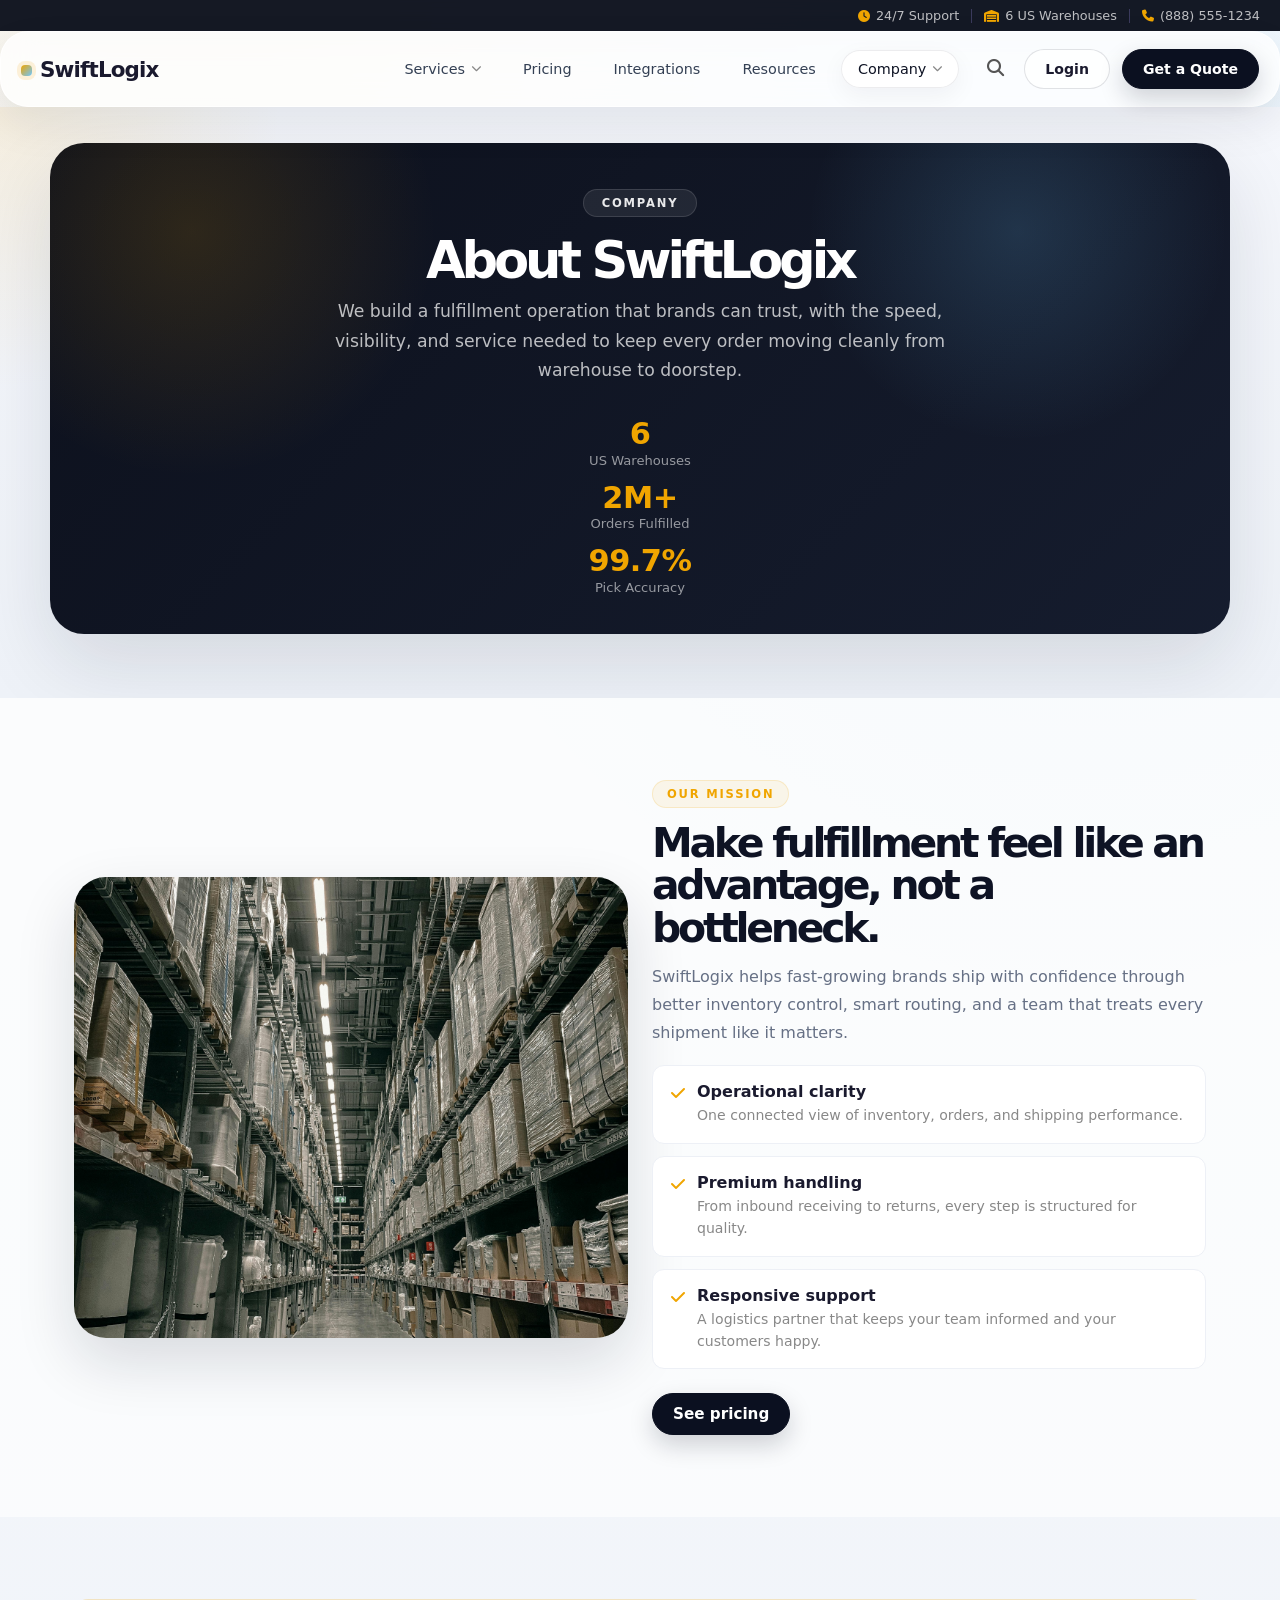
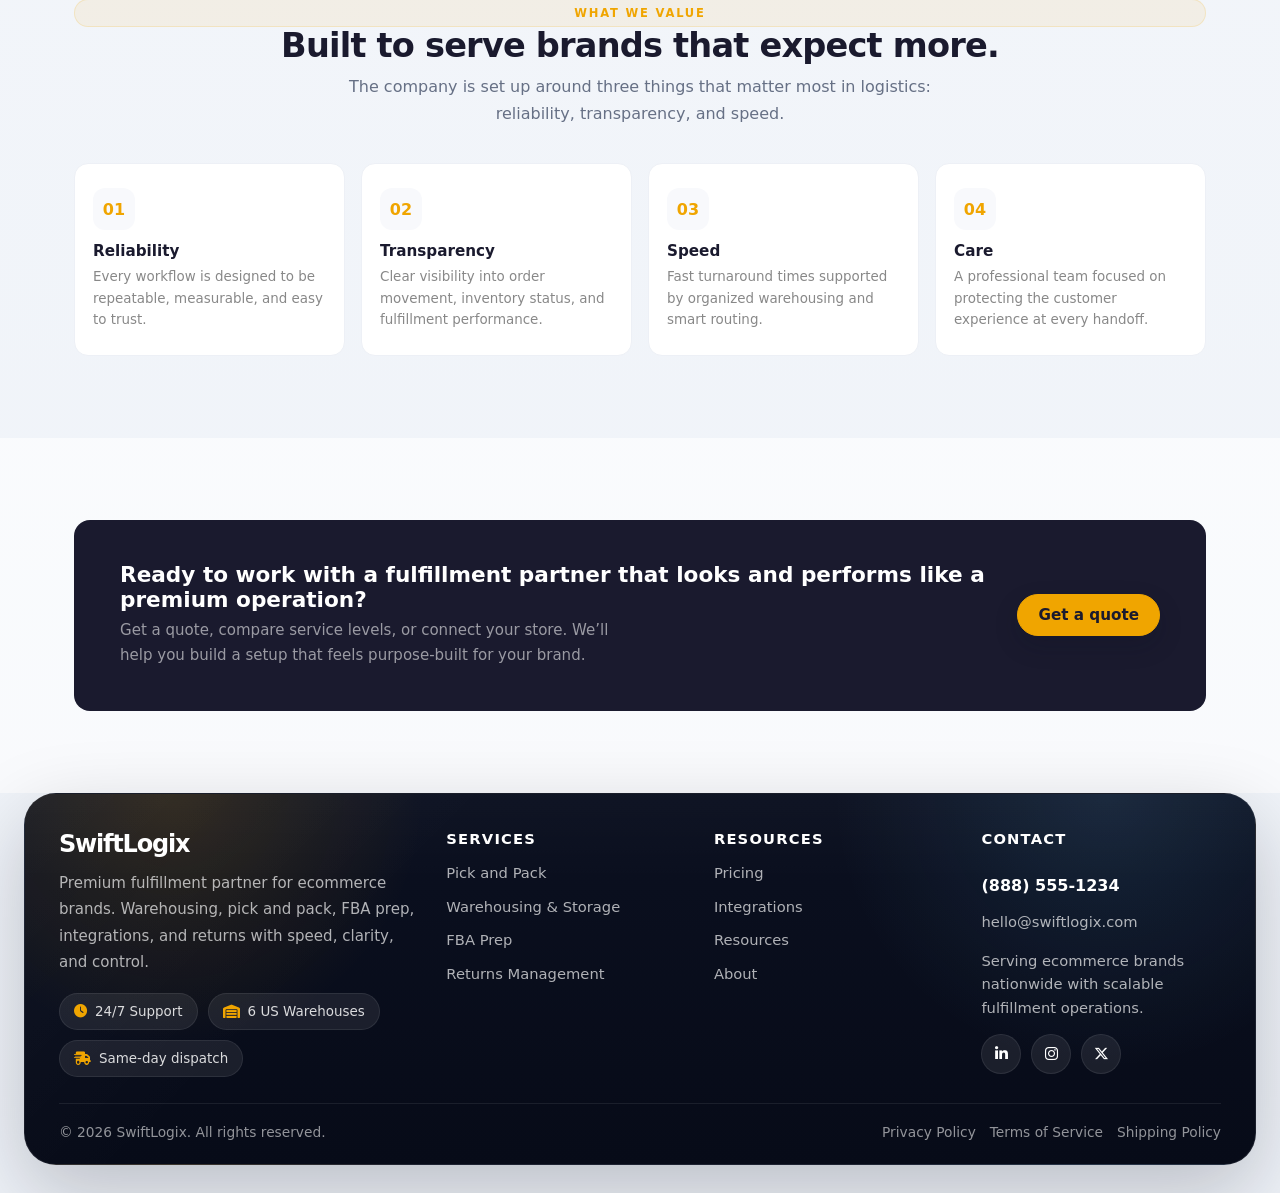
<file: services/about.html>
<!DOCTYPE html>
<html lang="en">
<head>
  <meta charset="UTF-8">
  <meta name="viewport" content="width=device-width, initial-scale=1.0">
  <title>About SwiftLogix</title>
  <link rel="stylesheet" href="../style.css">
  <link rel="stylesheet" href="https://cdnjs.cloudflare.com/ajax/libs/font-awesome/6.5.0/css/all.min.css">
  <style>
    .page-hero {
      background: linear-gradient(135deg, rgba(26,26,46,0.93) 0%, rgba(45,45,74,0.88) 100%);
      padding: 84px 0 66px;
      text-align: center;
      position: relative;
      overflow: hidden;
    }
    .hero-bg-img { position: absolute; inset: 0; width: 100%; height: 100%; object-fit: cover; z-index: -1; }
    .page-hero .page-badge {
      display: inline-block; background: rgba(240,165,0,0.12); color: #f0a500;
      font-size: 0.72rem; font-weight: 700; letter-spacing: 1.8px; text-transform: uppercase;
      padding: 6px 18px; border-radius: 100px; border: 1px solid rgba(240,165,0,0.2); margin-bottom: 18px;
    }
    .page-hero h1 { font-size: 2.9rem; font-weight: 800; color: #fff; margin-bottom: 12px; letter-spacing: -1px; }
    .page-hero p { font-size: 1.08rem; color: rgba(255,255,255,0.62); max-width: 680px; margin: 0 auto; line-height: 1.7; }
    .hero-stats { display: flex; justify-content: center; gap: 44px; margin-top: 34px; flex-wrap: wrap; }
    .hero-stats .stat { text-align: center; }
    .hero-stats .stat-num { font-size: 1.9rem; font-weight: 800; color: #f0a500; display: block; }
    .hero-stats .stat-label { font-size: 0.82rem; color: rgba(255,255,255,0.56); }
    .page-section { padding: 80px 0; }
    .page-section:nth-child(even) { background: #f6f8fc; }
    .page-inner { max-width: 1100px; margin: 0 auto; padding: 0 24px; }
    .nav-link.active { background: #f0f4ff; color: #1a1a2e; }
    .section-title { font-size: 2rem; font-weight: 800; color: #1a1a2e; text-align: center; letter-spacing: -0.8px; margin-bottom: 10px; }
    .section-sub { font-size: 1rem; color: #888; text-align: center; max-width: 620px; margin: 0 auto 36px; line-height: 1.7; }
    .company-grid { display: grid; grid-template-columns: repeat(3, 1fr); gap: 20px; }
    .company-card {
      background: #fff; border: 1px solid #edf0f6; border-radius: 14px; padding: 26px 22px;
      transition: border-color 0.3s ease-out, transform 0.3s ease-out, box-shadow 0.3s ease-out;
    }
    .company-card:hover { border-color: #f0a500; transform: translateY(-3px); box-shadow: 0 8px 28px rgba(240,165,0,0.06); }
    .company-card i { font-size: 1.5rem; color: #f0a500; margin-bottom: 12px; }
    .company-card h4 { font-size: 1rem; font-weight: 700; color: #1a1a2e; margin-bottom: 8px; }
    .company-card p { font-size: 0.88rem; color: #888; line-height: 1.6; }
    .split-layout {
      display: grid;
      grid-template-columns: 1.05fr 0.95fr;
      gap: 28px;
      align-items: center;
    }
    .split-visual img {
      width: 100%;
      border-radius: 24px;
      box-shadow: 0 18px 42px rgba(8, 17, 31, 0.14);
      object-fit: cover;
      aspect-ratio: 1.2 / 1;
      display: block;
    }
    .split-copy h2,
    .value-head h2 { font-size: 2.1rem; font-weight: 800; color: #1a1a2e; letter-spacing: -0.8px; line-height: 1.12; margin-bottom: 14px; }
    .split-copy p { font-size: 1rem; color: #6f7788; line-height: 1.75; margin-bottom: 18px; }
    .about-list { display: grid; gap: 12px; margin: 18px 0 24px; }
    .about-item {
      display: flex; gap: 12px; align-items: flex-start;
      background: #fff; border: 1px solid #edf0f6; border-radius: 12px; padding: 16px 18px;
    }
    .about-item i { color: #f0a500; font-size: 1rem; margin-top: 3px; }
    .about-item strong { display: block; color: #1a1a2e; margin-bottom: 4px; }
    .about-item span { color: #888; font-size: 0.88rem; line-height: 1.55; }
    .value-grid { display: grid; grid-template-columns: repeat(4, 1fr); gap: 16px; }
    .value-card {
      background: #fff; border: 1px solid #edf0f6; border-radius: 14px; padding: 24px 18px;
      transition: border-color 0.3s ease-out, transform 0.3s ease-out;
    }
    .value-card:hover { border-color: #f0a500; transform: translateY(-3px); }
    .value-card span {
      display: inline-flex; width: 42px; height: 42px; border-radius: 12px; align-items: center; justify-content: center;
      background: #f8f9fc; color: #f0a500; margin-bottom: 12px; font-weight: 800;
    }
    .value-card h4 { font-size: 0.95rem; font-weight: 700; color: #1a1a2e; margin-bottom: 6px; }
    .value-card p { font-size: 0.84rem; color: #888; line-height: 1.6; }
    .company-cta {
      background: #1a1a2e; border-radius: 16px; padding: 42px 46px;
      display: flex; align-items: center; justify-content: space-between; gap: 24px;
    }
    .company-cta h3 { font-size: 1.35rem; font-weight: 700; color: #fff; margin-bottom: 6px; }
    .company-cta p { font-size: 0.94rem; color: rgba(255,255,255,0.56); max-width: 520px; line-height: 1.7; }
    .company-cta .btn-primary { background: #f0a500; border-color: #f0a500; color: #1a1a2e; }
    .company-cta .btn-primary:hover { background: #d49400; border-color: #d49400; }
    @media (max-width: 900px) {
      .page-hero { padding: 56px 0 44px; }
      .page-hero h1 { font-size: 2rem; }
      .page-section { padding: 56px 0; }
      .split-layout { grid-template-columns: 1fr; }
      .company-grid { grid-template-columns: 1fr; max-width: 520px; margin: 0 auto; }
      .value-grid { grid-template-columns: repeat(2, 1fr); }
      .company-cta { flex-direction: column; text-align: center; padding: 28px 24px; }
      .company-cta p { max-width: 100%; }
      .company-cta .btn-primary { width: 100%; }
    }
    @media (max-width: 480px) {
      .page-hero { padding: 44px 0 32px; }
      .page-hero h1 { font-size: 1.52rem; }
      .page-hero p { font-size: 0.92rem; }
      .hero-stats { gap: 16px; }
      .hero-stats .stat-num { font-size: 1.45rem; }
      .page-section { padding: 40px 0; }
      .section-title,
      .split-copy h2,
      .value-head h2 { font-size: 1.5rem; }
      .section-sub { font-size: 0.88rem; margin-bottom: 24px; }
      .value-grid { grid-template-columns: 1fr; }
      .company-cta { padding: 24px 20px; }
      .company-cta h3 { font-size: 1.1rem; }
      .company-cta p { font-size: 0.86rem; }
      .split-visual img { aspect-ratio: 1 / 0.9; }
    }
  </style>
  <link rel="stylesheet" href="../theme.css">
</head>
<body>
  <div class="top-bar">
    <div class="top-bar-inner">
      <span><i class="fas fa-clock"></i> 24/7 Support</span>
      <span class="top-bar-divider"></span>
      <span><i class="fas fa-warehouse"></i> 6 US Warehouses</span>
      <span class="top-bar-divider"></span>
      <span><i class="fas fa-phone"></i> (888) 555-1234</span>
    </div>
  </div>

  <header class="header">
    <div class="header-inner">
      <a href="../index.html" class="logo">SwiftLogix</a>
      <nav class="nav" id="nav">
        <ul class="nav-list">
          <li class="nav-item dropdown">
            <a href="services.html" class="nav-link">Services <i class="fas fa-chevron-down"></i></a>
            <ul class="dropdown-menu">
              <li><a href="services.html">Overview</a></li>
              <li><a href="pick-and-pack.html">Pick and Pack</a></li>
              <li><a href="warehousing-storage.html">Warehousing / Storage</a></li>
              <li><a href="fba-prep.html">FBA Prep</a></li>
              <li><a href="returns-management.html">Returns Management</a></li>
            </ul>
          </li>
          <li class="nav-item"><a href="pricing.html" class="nav-link">Pricing</a></li>
          <li class="nav-item"><a href="integrations.html" class="nav-link">Integrations</a></li>
          <li class="nav-item"><a href="resources.html" class="nav-link">Resources</a></li>
          <li class="nav-item dropdown">
            <a href="about.html" class="nav-link active">Company <i class="fas fa-chevron-down"></i></a>
            <ul class="dropdown-menu">
              <li><a href="about.html">About</a></li>
              <li><a href="#">Careers</a></li>
              <li><a href="#">Blog</a></li>
              <li><a href="#">Contact</a></li>
            </ul>
          </li>
        </ul>
        <div class="nav-actions">
          <button class="search-btn" aria-label="Search"><i class="fas fa-search"></i></button>
          <a href="pricing.html" class="btn btn-outline">Login</a>
          <a href="pricing.html" class="btn btn-primary">Get a Quote</a>
        </div>
      </nav>
      <button class="hamburger" id="hamburger" aria-label="Menu">
        <span></span><span></span><span></span>
      </button>
    </div>
  </header>

  <section class="page-hero">
    <img class="hero-bg-img" src="../FDimage/hero-about.jpg" alt="" aria-hidden="true">
    <div class="page-inner">
      <span class="page-badge">Company</span>
      <h1>About SwiftLogix</h1>
      <p>We build a fulfillment operation that brands can trust, with the speed, visibility, and service needed to keep every order moving cleanly from warehouse to doorstep.</p>
      <div class="hero-stats">
        <div class="stat"><span class="stat-num">6</span><span class="stat-label">US Warehouses</span></div>
        <div class="stat"><span class="stat-num">2M+</span><span class="stat-label">Orders Fulfilled</span></div>
        <div class="stat"><span class="stat-num">99.7%</span><span class="stat-label">Pick Accuracy</span></div>
      </div>
    </div>
  </section>

  <section class="page-section">
    <div class="page-inner">
      <div class="split-layout">
        <div class="split-visual">
          <img src="../FDimage/home-dashboard.jpg" alt="Operations dashboard showing fulfillment visibility and reporting" loading="lazy" decoding="async">
        </div>
        <div class="split-copy">
          <span class="section-label">Our mission</span>
          <h2>Make fulfillment feel like an advantage, not a bottleneck.</h2>
          <p>SwiftLogix helps fast-growing brands ship with confidence through better inventory control, smart routing, and a team that treats every shipment like it matters.</p>
          <div class="about-list">
            <div class="about-item">
              <i class="fas fa-check"></i>
              <div>
                <strong>Operational clarity</strong>
                <span>One connected view of inventory, orders, and shipping performance.</span>
              </div>
            </div>
            <div class="about-item">
              <i class="fas fa-check"></i>
              <div>
                <strong>Premium handling</strong>
                <span>From inbound receiving to returns, every step is structured for quality.</span>
              </div>
            </div>
            <div class="about-item">
              <i class="fas fa-check"></i>
              <div>
                <strong>Responsive support</strong>
                <span>A logistics partner that keeps your team informed and your customers happy.</span>
              </div>
            </div>
          </div>
          <a href="pricing.html" class="btn btn-primary btn-lg">See pricing</a>
        </div>
      </div>
    </div>
  </section>

  <section class="page-section">
    <div class="page-inner">
      <div class="value-head">
        <span class="section-label" style="display:block;text-align:center;">What we value</span>
        <h2 class="section-title" style="margin-bottom: 8px;">Built to serve brands that expect more.</h2>
        <p class="section-sub">The company is set up around three things that matter most in logistics: reliability, transparency, and speed.</p>
      </div>
      <div class="value-grid">
        <article class="value-card">
          <span>01</span>
          <h4>Reliability</h4>
          <p>Every workflow is designed to be repeatable, measurable, and easy to trust.</p>
        </article>
        <article class="value-card">
          <span>02</span>
          <h4>Transparency</h4>
          <p>Clear visibility into order movement, inventory status, and fulfillment performance.</p>
        </article>
        <article class="value-card">
          <span>03</span>
          <h4>Speed</h4>
          <p>Fast turnaround times supported by organized warehousing and smart routing.</p>
        </article>
        <article class="value-card">
          <span>04</span>
          <h4>Care</h4>
          <p>A professional team focused on protecting the customer experience at every handoff.</p>
        </article>
      </div>
    </div>
  </section>

  <section class="page-section">
    <div class="page-inner">
      <div class="company-cta">
        <div>
          <h3>Ready to work with a fulfillment partner that looks and performs like a premium operation?</h3>
          <p>Get a quote, compare service levels, or connect your store. We’ll help you build a setup that feels purpose-built for your brand.</p>
        </div>
        <a href="pricing.html" class="btn btn-primary btn-lg">Get a quote</a>
      </div>
    </div>
  </section>

  <footer class="site-footer" aria-label="Site footer">
    <div class="section-shell footer-shell">
      <div class="footer-panel">
        <div class="footer-top">
          <div class="footer-brand">
            <h3>SwiftLogix</h3>
            <p>Premium fulfillment partner for ecommerce brands. Warehousing, pick and pack, FBA prep, integrations, and returns with speed, clarity, and control.</p>
            <div class="footer-badges">
              <span><i class="fas fa-clock"></i> 24/7 Support</span>
              <span><i class="fas fa-warehouse"></i> 6 US Warehouses</span>
              <span><i class="fas fa-truck-fast"></i> Same-day dispatch</span>
            </div>
          </div>
          <div class="footer-col">
            <h4>Services</h4>
            <ul class="footer-links-list">
              <li><a href="pick-and-pack.html">Pick and Pack</a></li>
              <li><a href="warehousing-storage.html">Warehousing & Storage</a></li>
              <li><a href="fba-prep.html">FBA Prep</a></li>
              <li><a href="returns-management.html">Returns Management</a></li>
            </ul>
          </div>
          <div class="footer-col">
            <h4>Resources</h4>
            <ul class="footer-links-list">
              <li><a href="pricing.html">Pricing</a></li>
              <li><a href="integrations.html">Integrations</a></li>
              <li><a href="resources.html">Resources</a></li>
              <li><a href="about.html">About</a></li>
            </ul>
          </div>
          <div class="footer-col footer-contact">
            <h4>Contact</h4>
            <strong>(888) 555-1234</strong>
            <a href="mailto:hello@swiftlogix.com">hello@swiftlogix.com</a>
            <p>Serving ecommerce brands nationwide with scalable fulfillment operations.</p>
            <div class="footer-social">
              <a href="#" aria-label="LinkedIn"><i class="fab fa-linkedin-in"></i></a>
              <a href="#" aria-label="Instagram"><i class="fab fa-instagram"></i></a>
              <a href="#" aria-label="X"><i class="fab fa-x-twitter"></i></a>
            </div>
          </div>
        </div>
        <div class="footer-bottom">
          <span>&copy; 2026 SwiftLogix. All rights reserved.</span>
          <div class="footer-bottom-links">
            <a href="#">Privacy Policy</a>
            <a href="#">Terms of Service</a>
            <a href="#">Shipping Policy</a>
          </div>
        </div>
      </div>
    </div>
  </footer>
</body>
</html>
</file>
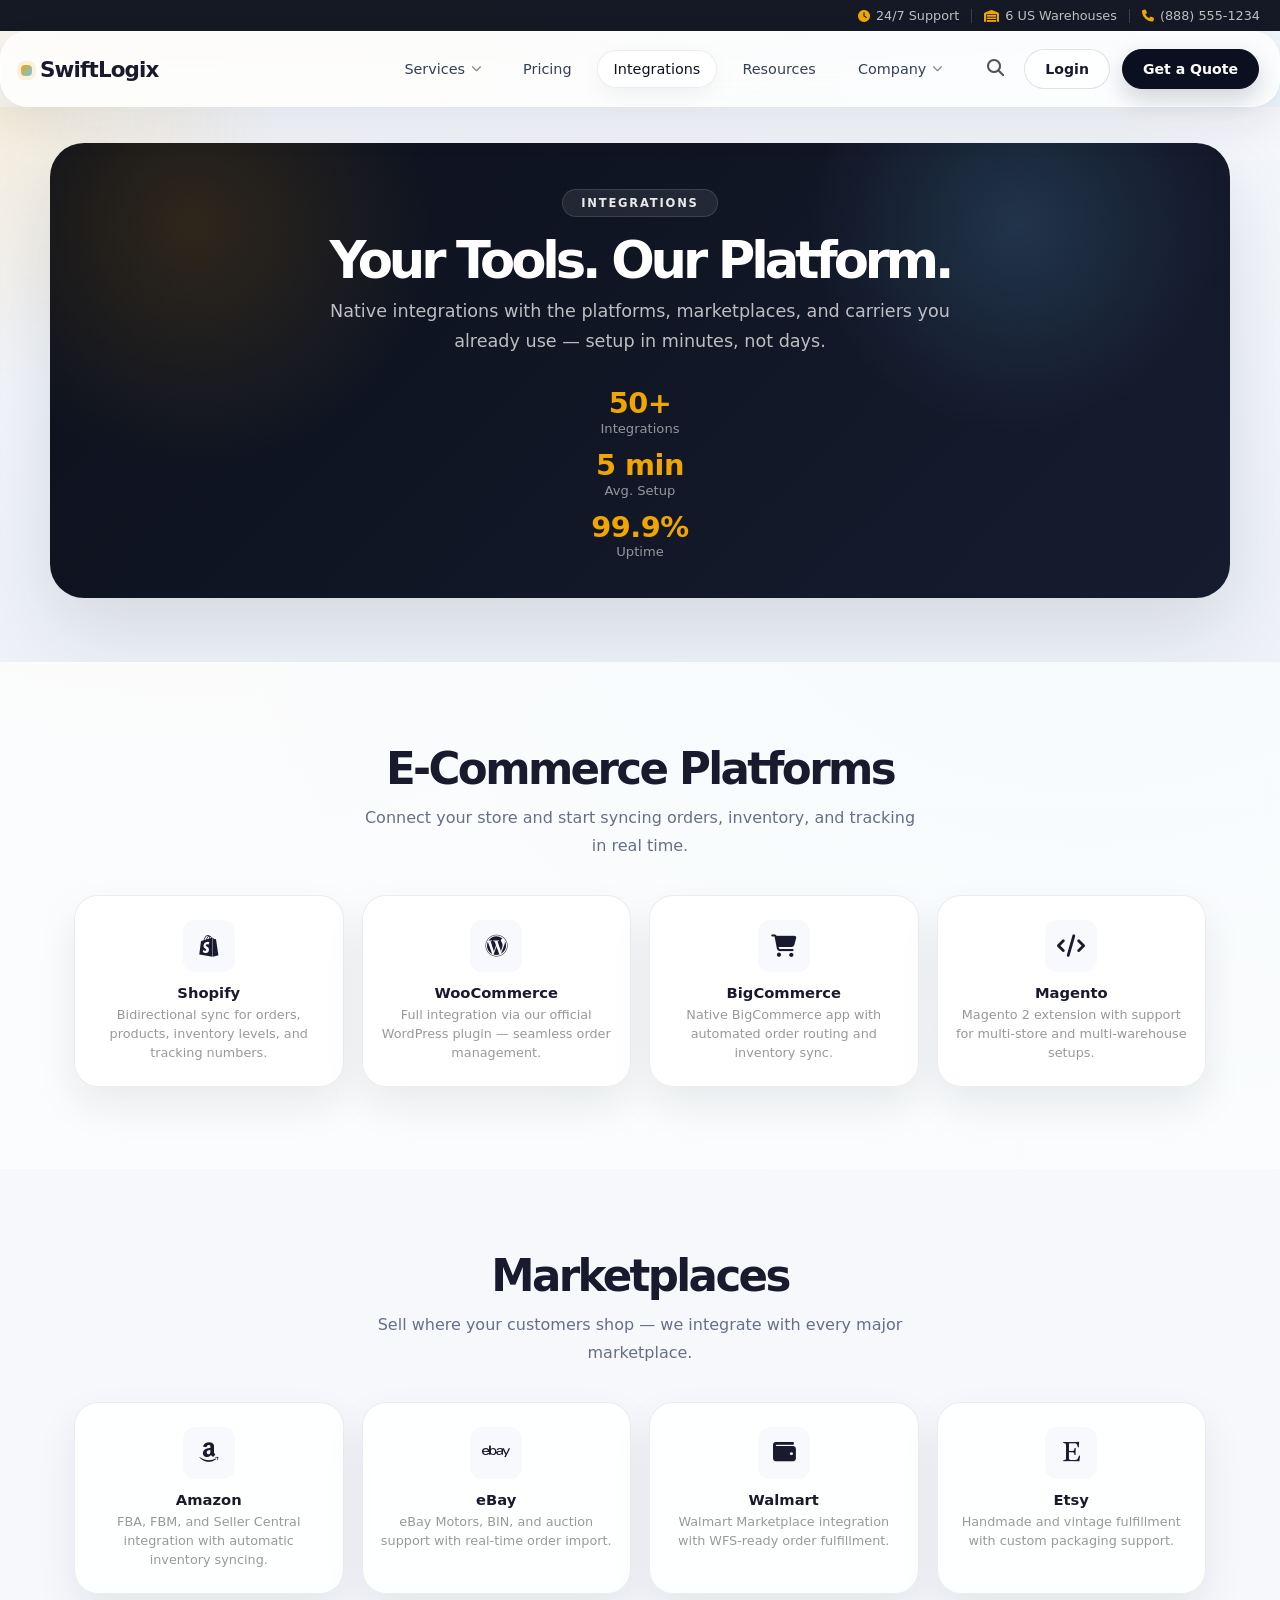
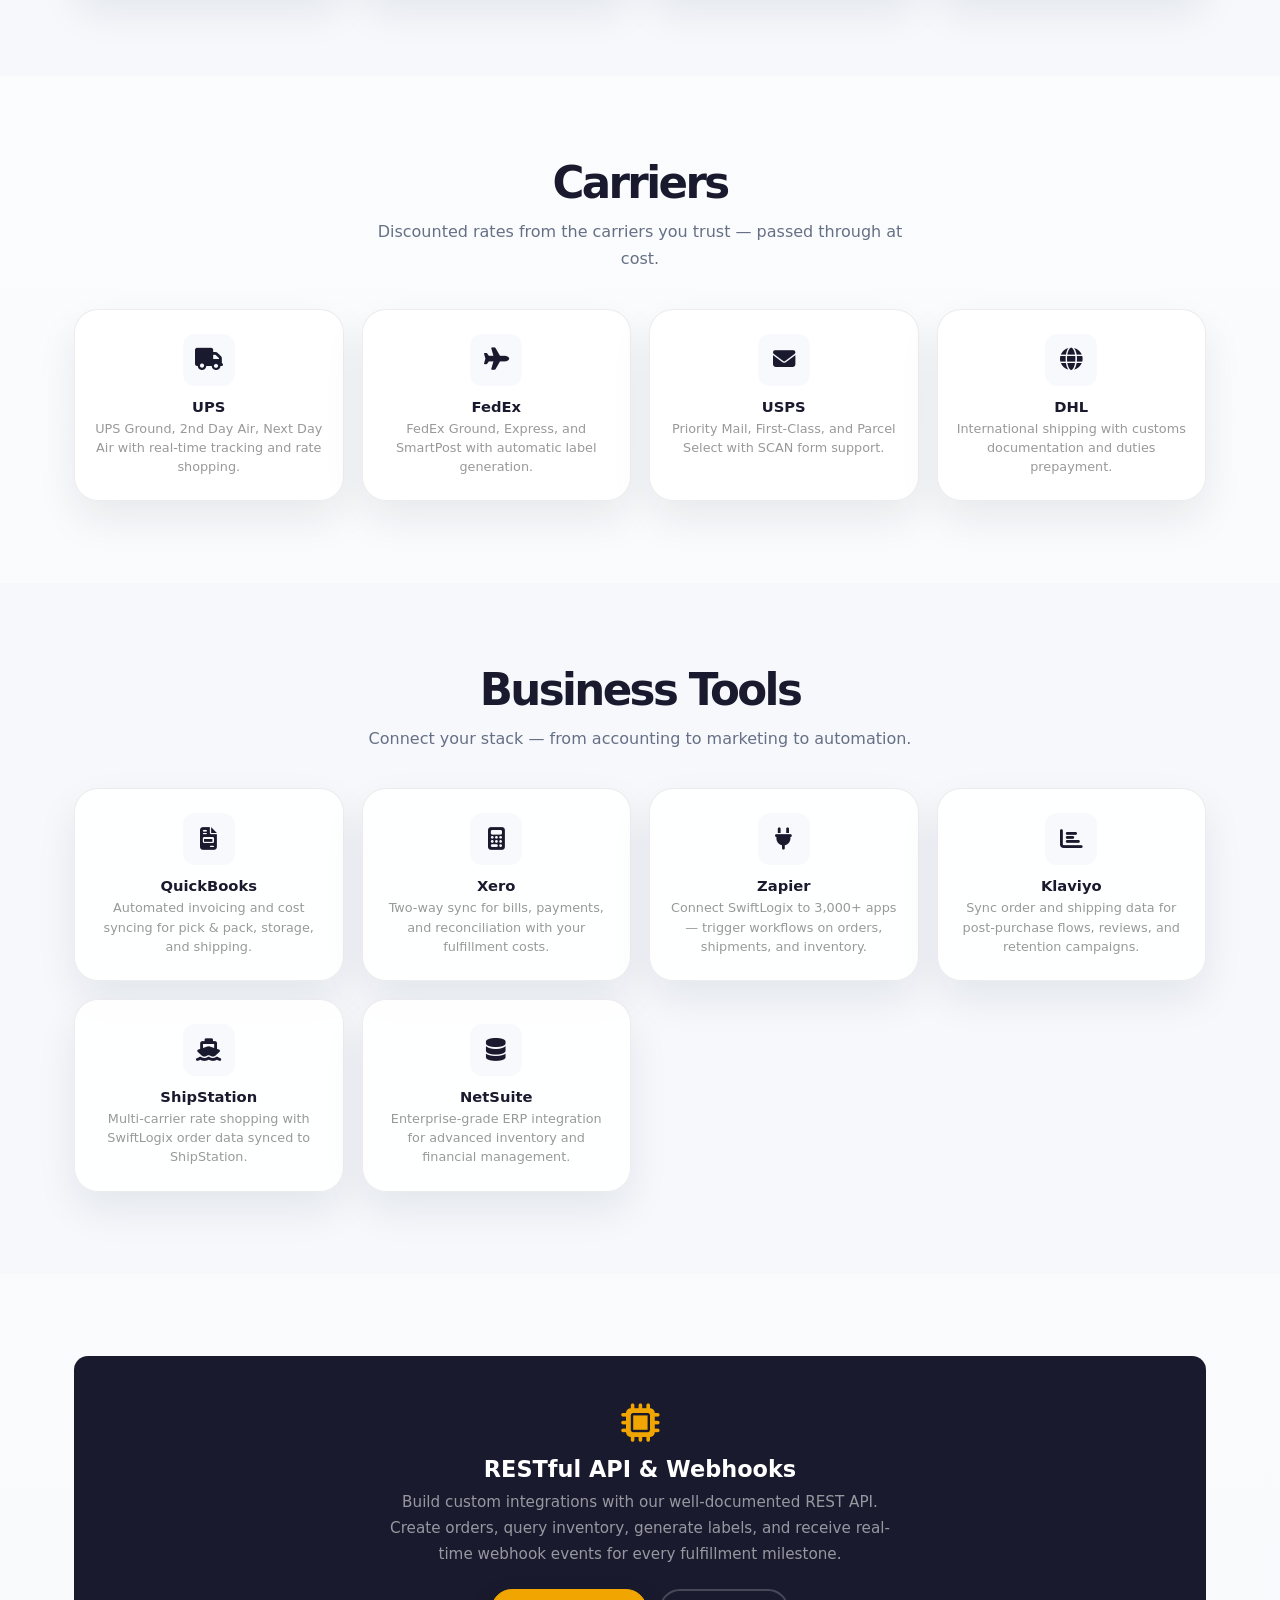
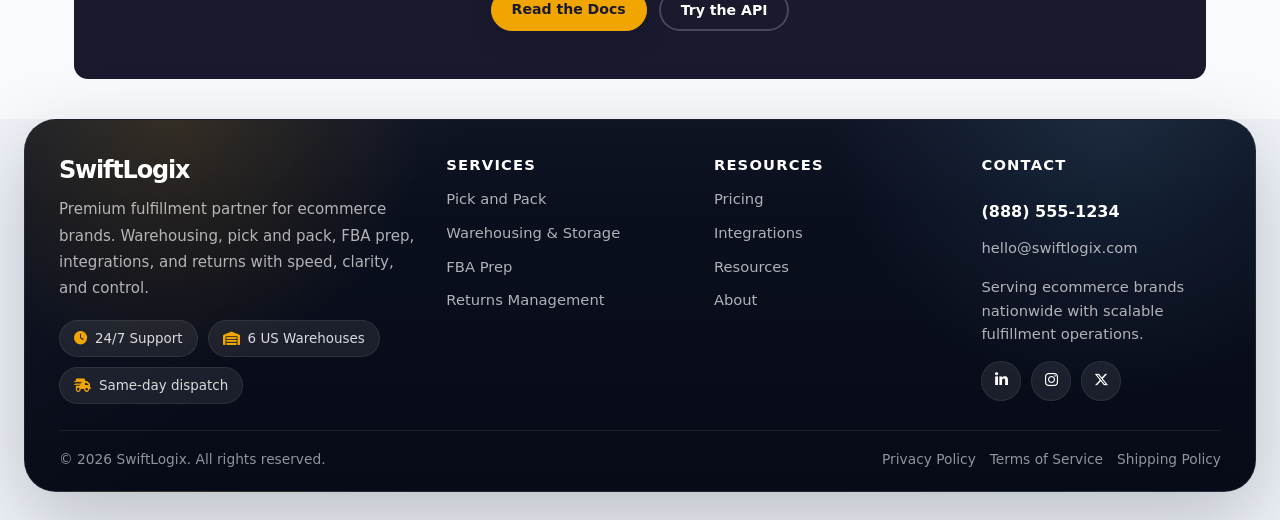
<file: services/integrations.html>
<!DOCTYPE html>
<html lang="en">
<head>
  <meta charset="UTF-8">
  <meta name="viewport" content="width=device-width, initial-scale=1.0">
  <title>Integrations | SwiftLogix</title>
  <link rel="stylesheet" href="../style.css">
  <link rel="stylesheet" href="https://cdnjs.cloudflare.com/ajax/libs/font-awesome/6.5.0/css/all.min.css">
  <style>
    .page-hero {
      background: linear-gradient(135deg, rgba(26,26,46,0.92) 0%, rgba(45,45,74,0.85) 100%);
      padding: 80px 0 64px; text-align: center; position: relative; overflow: hidden;
    }
    .hero-bg-img { position: absolute; inset: 0; width: 100%; height: 100%; object-fit: cover; z-index: -1; }
    .page-hero .page-badge {
      display: inline-block; background: rgba(240,165,0,0.12); color: #f0a500;
      font-size: 0.72rem; font-weight: 700; letter-spacing: 1.8px; text-transform: uppercase;
      padding: 6px 18px; border-radius: 100px; border: 1px solid rgba(240,165,0,0.2); margin-bottom: 18px;
    }
    .page-hero h1 { font-size: 2.8rem; font-weight: 800; color: #fff; margin-bottom: 12px; letter-spacing: -1px; }
    .page-hero p { font-size: 1.1rem; color: rgba(255,255,255,0.6); max-width: 600px; margin: 0 auto; line-height: 1.7; }
    .page-hero .hero-stats { display: flex; justify-content: center; gap: 40px; margin-top: 32px; flex-wrap: wrap; }
    .page-hero .hero-stats .stat { text-align: center; }
    .page-hero .hero-stats .stat-num { font-size: 1.8rem; font-weight: 800; color: #f0a500; display: block; }
    .page-hero .hero-stats .stat-label { font-size: 0.82rem; color: rgba(255,255,255,0.55); }
    .page-section { padding: 80px 0; }
    .page-section:nth-child(even) { background: #f6f8fc; }
    .page-inner { max-width: 1100px; margin: 0 auto; padding: 0 24px; }
    .nav-link.active { background: #f0f4ff; color: #1a1a2e; }
    .section-title { font-size: 2rem; font-weight: 800; color: #1a1a2e; text-align: center; letter-spacing: -0.8px; margin-bottom: 10px; }
    .section-sub { font-size: 1rem; color: #888; text-align: center; max-width: 560px; margin: 0 auto 36px; line-height: 1.7; }
    .int-grid { display: grid; grid-template-columns: repeat(4,1fr); gap: 16px; }
    .int-card {
      background: #fff; border: 1px solid #edf0f6; border-radius: 12px; padding: 24px 18px;
      text-align: center; transition: border-color 0.3s ease-out, transform 0.3s ease-out, box-shadow 0.3s ease-out;
    }
    .int-card:hover { border-color: #f0a500; transform: translateY(-3px); box-shadow: 0 8px 24px rgba(240,165,0,0.06); }
    .int-card .icon-wrap {
      width: 52px; height: 52px; border-radius: 12px; background: #f8f9fc;
      display: flex; align-items: center; justify-content: center; margin: 0 auto 12px;
    }
    .int-card .icon-wrap i { font-size: 1.4rem; color: #1a1a2e; }
    .int-card h4 { font-size: 0.92rem; font-weight: 700; color: #1a1a2e; margin-bottom: 4px; }
    .int-card p { font-size: 0.8rem; color: #999; line-height: 1.5; }
    .cat-label {
      display: inline-block; font-size: 0.75rem; font-weight: 700; letter-spacing: 1.2px;
      text-transform: uppercase; color: #f0a500; margin-bottom: 16px;
    }
    .cat-head { text-align: center; margin-bottom: 28px; }
    .cat-head h3 { font-size: 1.3rem; font-weight: 700; color: #1a1a2e; }
    .cat-head p { font-size: 0.9rem; color: #888; }
    .api-section {
      background: #1a1a2e; border-radius: 14px; padding: 48px; text-align: center;
      display: flex; flex-direction: column; align-items: center;
    }
    .api-section i { font-size: 2.4rem; color: #f0a500; margin-bottom: 14px; }
    .api-section h3 { font-size: 1.4rem; font-weight: 700; color: #fff; margin-bottom: 8px; }
    .api-section p { font-size: 0.95rem; color: rgba(255,255,255,0.55); max-width: 520px; line-height: 1.7; margin-bottom: 22px; }
    .api-section .btn-primary { background: #f0a500; border-color: #f0a500; color: #1a1a2e; }
    .api-section .btn-primary:hover { background: #d49400; border-color: #d49400; }
    .api-section .btn-outline-light { border: 2px solid rgba(255,255,255,0.2); color: #fff; background: transparent; }
    .api-section .btn-outline-light:hover { border-color: #f0a500; color: #f0a500; }
    .api-btns { display: flex; gap: 12px; flex-wrap: wrap; justify-content: center; }
    @media (max-width: 900px) {
      .page-hero { padding: 56px 0 44px; }
      .page-hero h1 { font-size: 2rem; }
      .page-section { padding: 56px 0; }
      .int-grid { grid-template-columns: repeat(2,1fr); }
      .api-section { padding: 32px 24px; }
    }
    @media (max-width: 480px) {
      .page-hero { padding: 44px 0 32px; }
      .page-hero h1 { font-size: 1.5rem; }
      .page-hero p { font-size: 0.92rem; }
      .page-hero .hero-stats { gap: 20px; }
      .page-hero .hero-stats .stat-num { font-size: 1.4rem; }
      .page-section { padding: 40px 0; }
      .section-title { font-size: 1.5rem; }
      .int-grid { grid-template-columns: 1fr; max-width: 320px; margin: 0 auto; }
      .api-section { padding: 24px 18px; }
      .api-section h3 { font-size: 1.1rem; }
      .api-btns { flex-direction: column; }
      .api-btns .btn { width: 100%; }
    }
  </style>
  <link rel="stylesheet" href="../theme.css">
</head>
<body>

  <div class="top-bar">
    <div class="top-bar-inner">
      <span><i class="fas fa-clock"></i> 24/7 Support</span>
      <span class="top-bar-divider"></span>
      <span><i class="fas fa-warehouse"></i> 6 US Warehouses</span>
      <span class="top-bar-divider"></span>
      <span><i class="fas fa-phone"></i> (888) 555-1234</span>
    </div>
  </div>

  <header class="header">
    <div class="header-inner">
      <a href="../index.html" class="logo">SwiftLogix</a>
      <nav class="nav" id="nav">
        <ul class="nav-list">
          <li class="nav-item dropdown">
            <a href="services.html" class="nav-link">Services <i class="fas fa-chevron-down"></i></a>
            <ul class="dropdown-menu">
              <li><a href="services.html">Overview</a></li>
              <li><a href="pick-and-pack.html">Pick and Pack</a></li>
              <li><a href="warehousing-storage.html">Warehousing / Storage</a></li>
              <li><a href="fba-prep.html">FBA Prep</a></li>
              <li><a href="returns-management.html">Returns Management</a></li>
            </ul>
          </li>
          <li class="nav-item"><a href="pricing.html" class="nav-link">Pricing</a></li>
          <li class="nav-item"><a href="integrations.html" class="nav-link active">Integrations</a></li>
          <li class="nav-item"><a href="resources.html" class="nav-link">Resources</a></li>
          <li class="nav-item dropdown">
            <a href="about.html" class="nav-link">Company <i class="fas fa-chevron-down"></i></a>
            <ul class="dropdown-menu">
              <li><a href="about.html">About</a></li>
              <li><a href="#">Careers</a></li>
              <li><a href="#">Blog</a></li>
              <li><a href="#">Contact</a></li>
            </ul>
          </li>
        </ul>
        <div class="nav-actions">
          <button class="search-btn" aria-label="Search"><i class="fas fa-search"></i></button>
          <a href="pricing.html" class="btn btn-outline">Login</a>
          <a href="pricing.html" class="btn btn-primary">Get a Quote</a>
        </div>
      </nav>
      <button class="hamburger" id="hamburger" aria-label="Menu">
        <span></span><span></span><span></span>
      </button>
    </div>
  </header>

  <section class="page-hero">
    <img class="hero-bg-img" src="../FDimage/hero-integrations-page.jpg" alt="" aria-hidden="true">
    <div class="page-inner">
      <span class="page-badge">Integrations</span>
      <h1>Your Tools. Our Platform.</h1>
      <p>Native integrations with the platforms, marketplaces, and carriers you already use — setup in minutes, not days.</p>
      <div class="hero-stats">
        <div class="stat"><span class="stat-num">50+</span><span class="stat-label">Integrations</span></div>
        <div class="stat"><span class="stat-num">5 min</span><span class="stat-label">Avg. Setup</span></div>
        <div class="stat"><span class="stat-num">99.9%</span><span class="stat-label">Uptime</span></div>
      </div>
    </div>
  </section>

  <!-- E-Commerce Platforms -->
  <section class="page-section">
    <div class="page-inner">
      <h2 class="section-title">E-Commerce Platforms</h2>
      <p class="section-sub">Connect your store and start syncing orders, inventory, and tracking in real time.</p>
      <div class="int-grid">
        <div class="int-card">
          <div class="icon-wrap"><i class="fab fa-shopify"></i></div>
          <h4>Shopify</h4>
          <p>Bidirectional sync for orders, products, inventory levels, and tracking numbers.</p>
        </div>
        <div class="int-card">
          <div class="icon-wrap"><i class="fab fa-wordpress"></i></div>
          <h4>WooCommerce</h4>
          <p>Full integration via our official WordPress plugin — seamless order management.</p>
        </div>
        <div class="int-card">
          <div class="icon-wrap"><i class="fas fa-shopping-cart"></i></div>
          <h4>BigCommerce</h4>
          <p>Native BigCommerce app with automated order routing and inventory sync.</p>
        </div>
        <div class="int-card">
          <div class="icon-wrap"><i class="fas fa-code"></i></div>
          <h4>Magento</h4>
          <p>Magento 2 extension with support for multi-store and multi-warehouse setups.</p>
        </div>
      </div>
    </div>
  </section>

  <!-- Marketplaces -->
  <section class="page-section" style="background:#f6f8fc;">
    <div class="page-inner">
      <h2 class="section-title">Marketplaces</h2>
      <p class="section-sub">Sell where your customers shop — we integrate with every major marketplace.</p>
      <div class="int-grid">
        <div class="int-card">
          <div class="icon-wrap"><i class="fab fa-amazon"></i></div>
          <h4>Amazon</h4>
          <p>FBA, FBM, and Seller Central integration with automatic inventory syncing.</p>
        </div>
        <div class="int-card">
          <div class="icon-wrap"><i class="fab fa-ebay"></i></div>
          <h4>eBay</h4>
          <p>eBay Motors, BIN, and auction support with real-time order import.</p>
        </div>
        <div class="int-card">
          <div class="icon-wrap"><i class="fas fa-wallet"></i></div>
          <h4>Walmart</h4>
          <p>Walmart Marketplace integration with WFS-ready order fulfillment.</p>
        </div>
        <div class="int-card">
          <div class="icon-wrap"><i class="fab fa-etsy"></i></div>
          <h4>Etsy</h4>
          <p>Handmade and vintage fulfillment with custom packaging support.</p>
        </div>
      </div>
    </div>
  </section>

  <!-- Carriers -->
  <section class="page-section">
    <div class="page-inner">
      <h2 class="section-title">Carriers</h2>
      <p class="section-sub">Discounted rates from the carriers you trust — passed through at cost.</p>
      <div class="int-grid">
        <div class="int-card">
          <div class="icon-wrap"><i class="fas fa-truck"></i></div>
          <h4>UPS</h4>
          <p>UPS Ground, 2nd Day Air, Next Day Air with real-time tracking and rate shopping.</p>
        </div>
        <div class="int-card">
          <div class="icon-wrap"><i class="fas fa-plane"></i></div>
          <h4>FedEx</h4>
          <p>FedEx Ground, Express, and SmartPost with automatic label generation.</p>
        </div>
        <div class="int-card">
          <div class="icon-wrap"><i class="fas fa-envelope"></i></div>
          <h4>USPS</h4>
          <p>Priority Mail, First-Class, and Parcel Select with SCAN form support.</p>
        </div>
        <div class="int-card">
          <div class="icon-wrap"><i class="fas fa-globe"></i></div>
          <h4>DHL</h4>
          <p>International shipping with customs documentation and duties prepayment.</p>
        </div>
      </div>
    </div>
  </section>

  <!-- Business Tools -->
  <section class="page-section" style="background:#f6f8fc;">
    <div class="page-inner">
      <h2 class="section-title">Business Tools</h2>
      <p class="section-sub">Connect your stack — from accounting to marketing to automation.</p>
      <div class="int-grid">
        <div class="int-card">
          <div class="icon-wrap"><i class="fas fa-file-invoice"></i></div>
          <h4>QuickBooks</h4>
          <p>Automated invoicing and cost syncing for pick &amp; pack, storage, and shipping.</p>
        </div>
        <div class="int-card">
          <div class="icon-wrap"><i class="fas fa-calculator"></i></div>
          <h4>Xero</h4>
          <p>Two-way sync for bills, payments, and reconciliation with your fulfillment costs.</p>
        </div>
        <div class="int-card">
          <div class="icon-wrap"><i class="fas fa-plug"></i></div>
          <h4>Zapier</h4>
          <p>Connect SwiftLogix to 3,000+ apps — trigger workflows on orders, shipments, and inventory.</p>
        </div>
        <div class="int-card">
          <div class="icon-wrap"><i class="fas fa-chart-bar"></i></div>
          <h4>Klaviyo</h4>
          <p>Sync order and shipping data for post-purchase flows, reviews, and retention campaigns.</p>
        </div>
        <div class="int-card">
          <div class="icon-wrap"><i class="fas fa-ship"></i></div>
          <h4>ShipStation</h4>
          <p>Multi-carrier rate shopping with SwiftLogix order data synced to ShipStation.</p>
        </div>
        <div class="int-card">
          <div class="icon-wrap"><i class="fas fa-database"></i></div>
          <h4>NetSuite</h4>
          <p>Enterprise-grade ERP integration for advanced inventory and financial management.</p>
        </div>
      </div>
    </div>
  </section>

  <!-- API -->
  <section class="page-section" style="padding-bottom:40px;">
    <div class="page-inner">
      <div class="api-section">
        <i class="fas fa-microchip"></i>
        <h3>RESTful API &amp; Webhooks</h3>
        <p>Build custom integrations with our well-documented REST API. Create orders, query inventory, generate labels, and receive real-time webhook events for every fulfillment milestone.</p>
        <div class="api-btns">
          <a href="#" class="btn btn-primary" onclick="alert('Opening API documentation...')">Read the Docs</a>
          <a href="#" class="btn btn-outline-light" onclick="alert('Opening API playground...')">Try the API</a>
        </div>
      </div>
    </div>
  </section>

  <footer class="site-footer" aria-label="Site footer">
    <div class="section-shell footer-shell">
      <div class="footer-panel">
        <div class="footer-top">
          <div class="footer-brand">
            <h3>SwiftLogix</h3>
            <p>Premium fulfillment partner for ecommerce brands. Warehousing, pick and pack, FBA prep, integrations, and returns with speed, clarity, and control.</p>
            <div class="footer-badges">
              <span><i class="fas fa-clock"></i> 24/7 Support</span>
              <span><i class="fas fa-warehouse"></i> 6 US Warehouses</span>
              <span><i class="fas fa-truck-fast"></i> Same-day dispatch</span>
            </div>
          </div>
          <div class="footer-col">
            <h4>Services</h4>
            <ul class="footer-links-list">
              <li><a href="pick-and-pack.html">Pick and Pack</a></li>
              <li><a href="warehousing-storage.html">Warehousing & Storage</a></li>
              <li><a href="fba-prep.html">FBA Prep</a></li>
              <li><a href="returns-management.html">Returns Management</a></li>
            </ul>
          </div>
          <div class="footer-col">
            <h4>Resources</h4>
            <ul class="footer-links-list">
              <li><a href="pricing.html">Pricing</a></li>
              <li><a href="integrations.html">Integrations</a></li>
              <li><a href="resources.html">Resources</a></li>
              <li><a href="about.html">About</a></li>
            </ul>
          </div>
          <div class="footer-col footer-contact">
            <h4>Contact</h4>
            <strong>(888) 555-1234</strong>
            <a href="mailto:hello@swiftlogix.com">hello@swiftlogix.com</a>
            <p>Serving ecommerce brands nationwide with scalable fulfillment operations.</p>
            <div class="footer-social">
              <a href="#" aria-label="LinkedIn"><i class="fab fa-linkedin-in"></i></a>
              <a href="#" aria-label="Instagram"><i class="fab fa-instagram"></i></a>
              <a href="#" aria-label="X"><i class="fab fa-x-twitter"></i></a>
            </div>
          </div>
        </div>
        <div class="footer-bottom">
          <span>&copy; 2026 SwiftLogix. All rights reserved.</span>
          <div class="footer-bottom-links">
            <a href="#">Privacy Policy</a>
            <a href="#">Terms of Service</a>
            <a href="#">Shipping Policy</a>
          </div>
        </div>
      </div>
    </div>
  </footer>

  <script>
    document.getElementById('hamburger').addEventListener('click', function() {
      this.classList.toggle('active');
      document.getElementById('nav').classList.toggle('open');
    });
    document.querySelectorAll('.dropdown > .nav-link').forEach(function(link) {
      link.addEventListener('click', function(e) {
        if (window.innerWidth <= 900) { e.preventDefault(); this.parentElement.classList.toggle('open'); }
      });
    });
  </script>
</body>
</html>
</file>
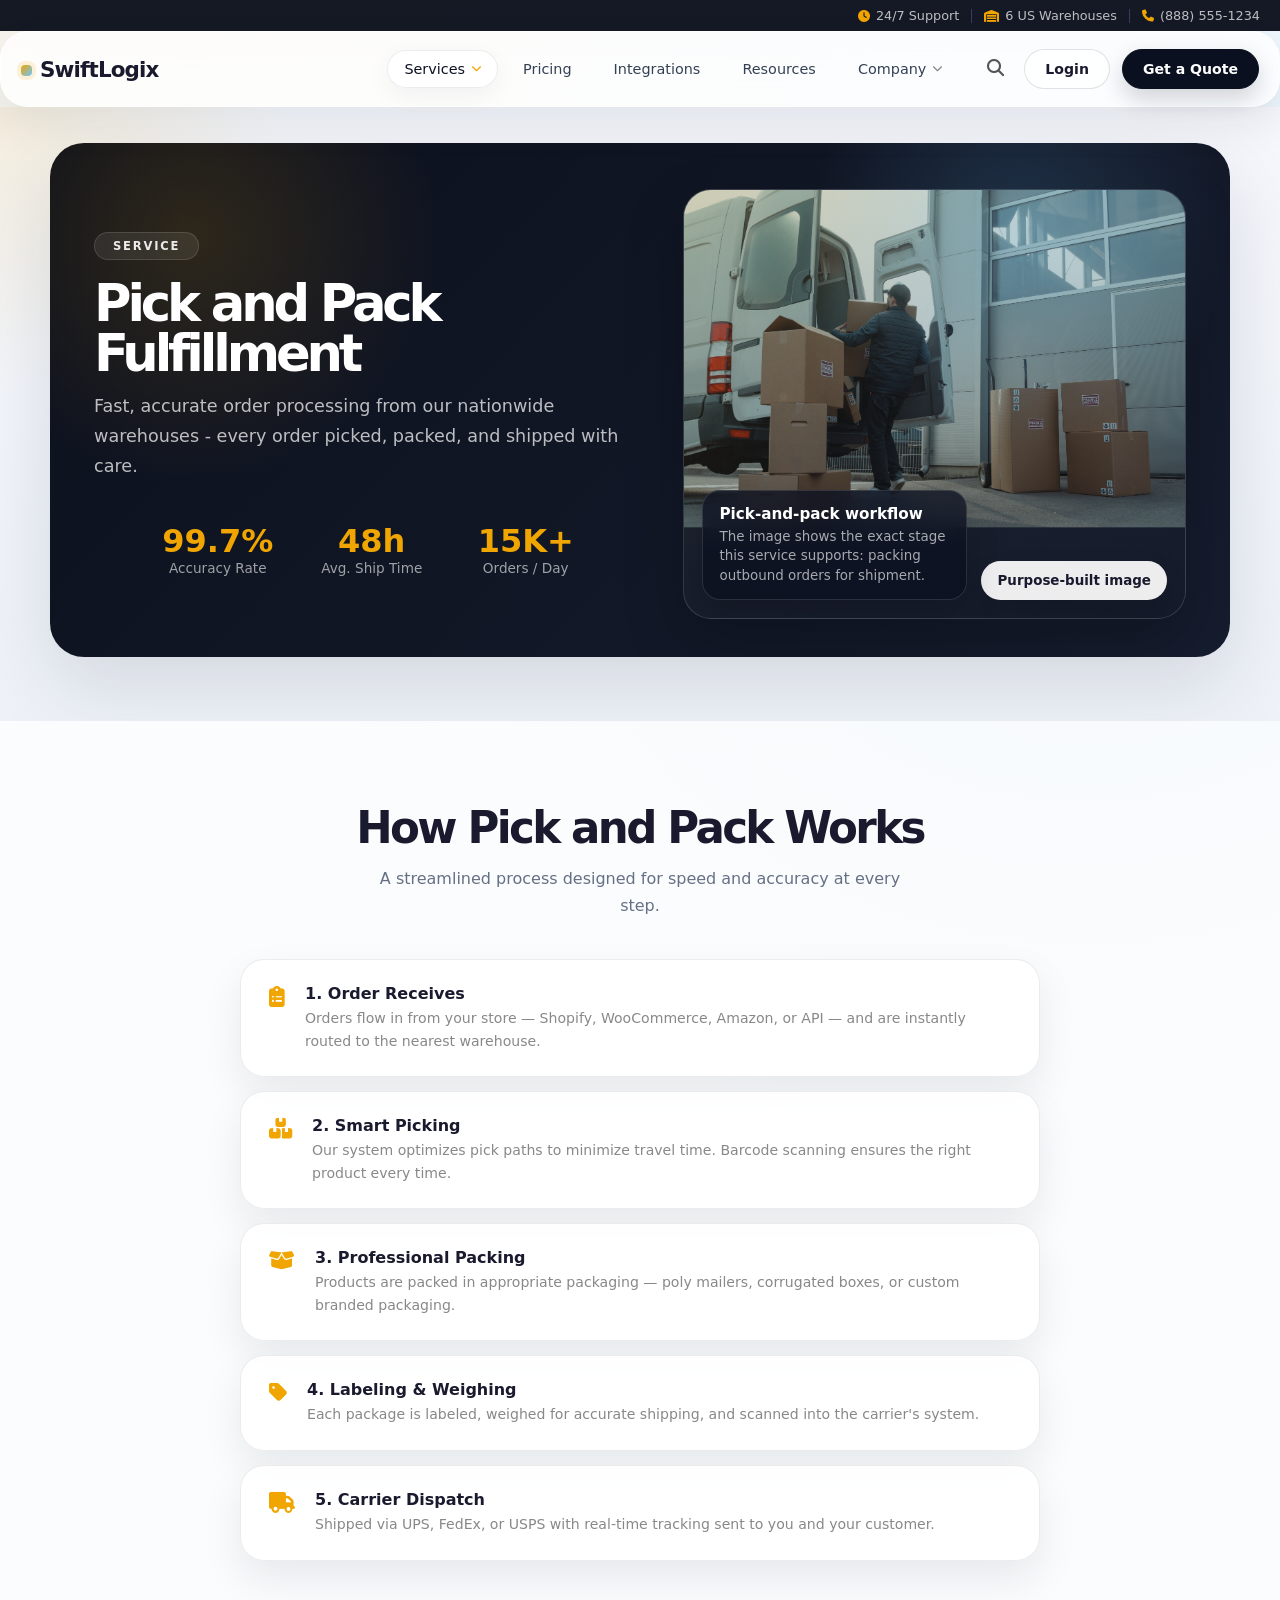
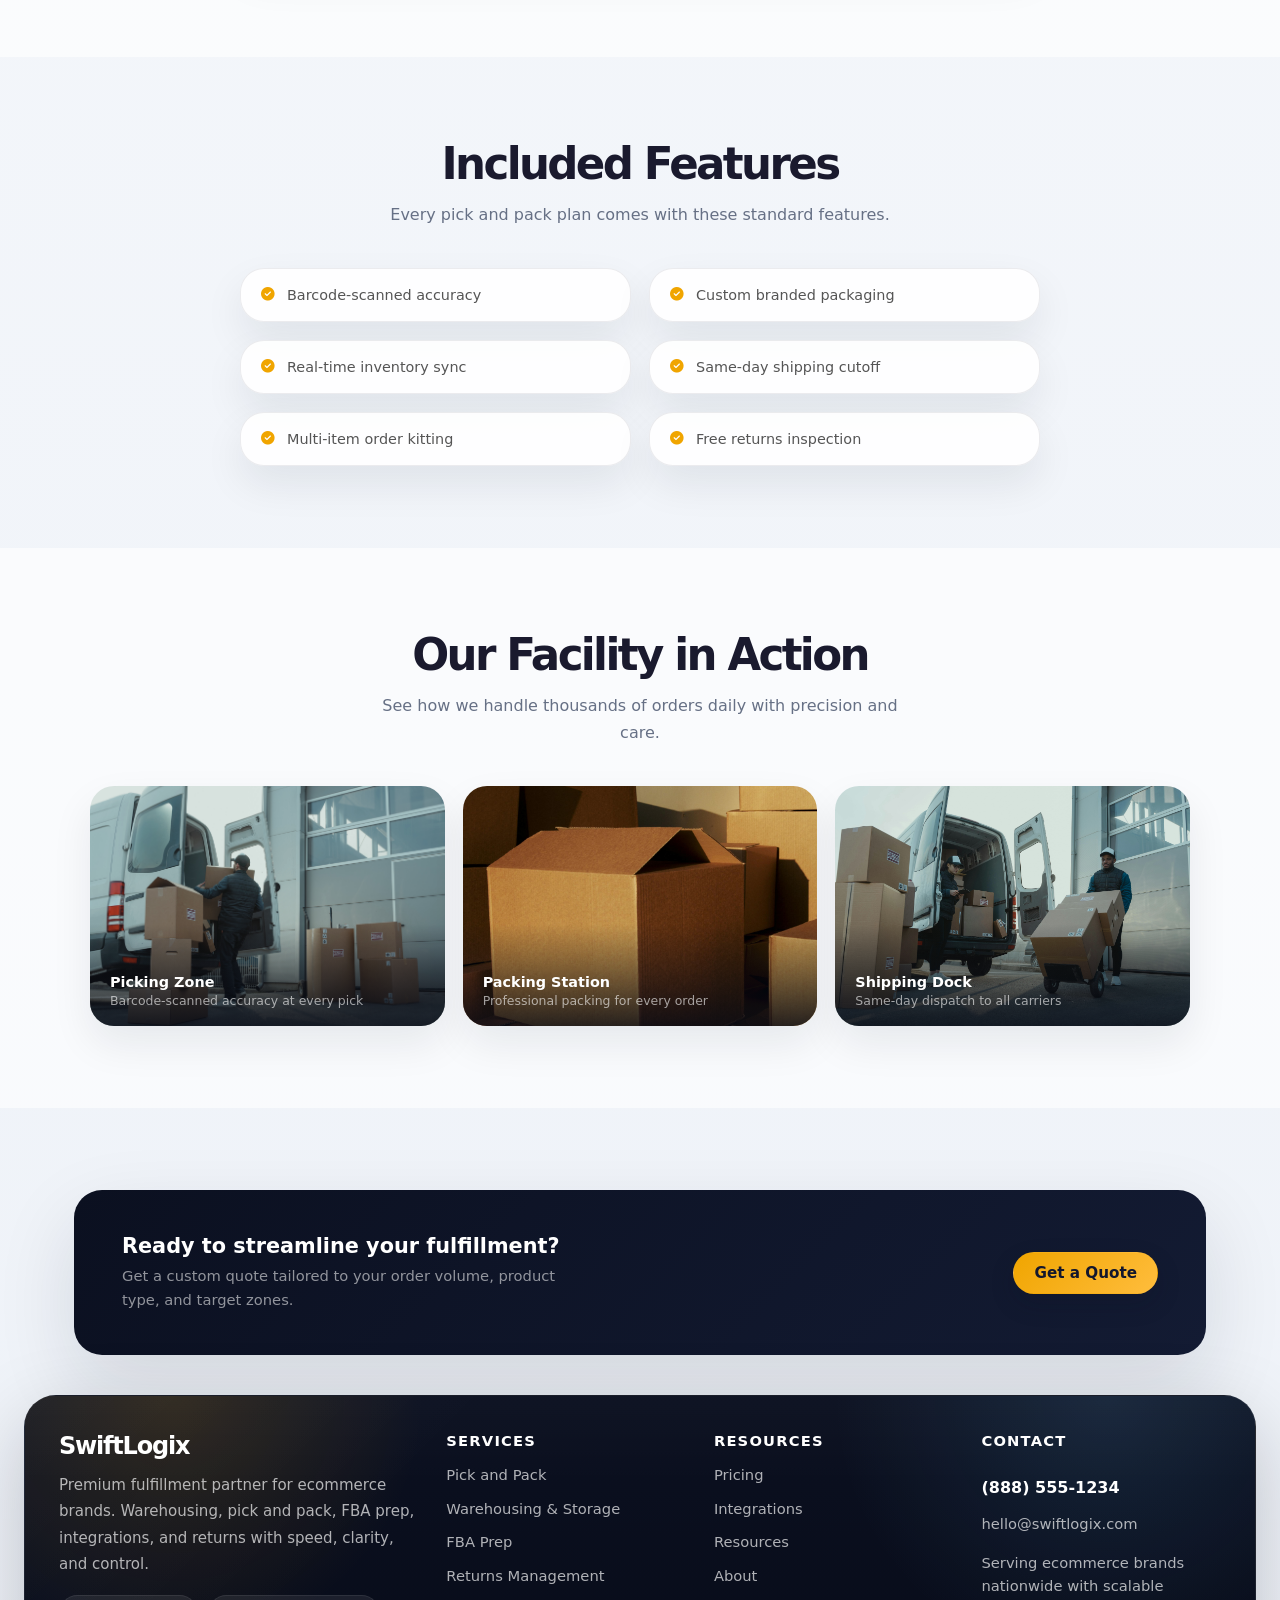
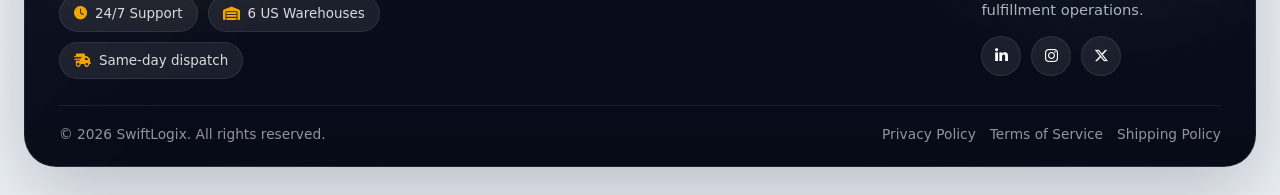
<file: services/pick-and-pack.html>
<!DOCTYPE html>
<html lang="en">
<head>
  <meta charset="UTF-8">
  <meta name="viewport" content="width=device-width, initial-scale=1.0">
  <title>Pick and Pack Fulfillment | SwiftLogix</title>
  <link rel="stylesheet" href="../style.css">
  <link rel="stylesheet" href="https://cdnjs.cloudflare.com/ajax/libs/font-awesome/6.5.0/css/all.min.css">
  <style>
    .page-hero {
      background: linear-gradient(135deg, rgba(26,26,46,0.92) 0%, rgba(45,45,74,0.88) 100%);
      padding: 80px 0 64px;
      position: relative;
      overflow: hidden;
    }
    .hero-bg-img {
      position: absolute; inset: 0; width: 100%; height: 100%;
      object-fit: cover; z-index: -1;
    }
    .hero-layout {
      display: grid;
      grid-template-columns: 1.05fr 0.95fr;
      gap: 34px;
      align-items: center;
    }
    .hero-copy { padding: 10px 0; text-align: left; }
    .hero-copy .page-badge { display: inline-block; }
    .hero-copy h1 { text-align: left; }
    .hero-copy p { max-width: 680px; margin: 0; text-align: left; }
    .page-stats { justify-content: flex-start; }
    .hero-visual {
      position: relative;
      min-height: 430px;
      border-radius: 28px;
      overflow: hidden;
      background: linear-gradient(135deg, rgba(255,255,255,0.08), rgba(255,255,255,0.02));
      border: 1px solid rgba(255,255,255,0.12);
      box-shadow: 0 24px 60px rgba(0,0,0,0.24);
    }
    .hero-visual img {
      width: 100%;
      height: 100%;
      object-fit: cover;
      display: block;
      transform: scale(1.02);
      filter: saturate(0.98) contrast(1.02);
    }
    .hero-visual::after {
      content: "";
      position: absolute;
      inset: 0;
      background:
        linear-gradient(180deg, rgba(10, 15, 30, 0.06) 0%, rgba(10, 15, 30, 0.28) 100%),
        linear-gradient(135deg, rgba(240,165,0,0.14), transparent 42%);
      pointer-events: none;
    }
    .hero-floating {
      position: absolute;
      left: 18px;
      right: 18px;
      bottom: 18px;
      display: grid;
      grid-template-columns: 1fr auto;
      align-items: end;
      gap: 14px;
      z-index: 2;
    }
    .hero-floating .panel {
      background: rgba(11,16,32,0.76);
      backdrop-filter: blur(14px);
      color: #fff;
      border: 1px solid rgba(255,255,255,0.12);
      border-radius: 18px;
      padding: 14px 16px;
      box-shadow: 0 16px 32px rgba(0,0,0,0.18);
      text-align: left;
    }
    .hero-floating .panel strong {
      display: block;
      font-size: 0.95rem;
      margin-bottom: 4px;
    }
    .hero-floating .panel span {
      display: block;
      color: rgba(255,255,255,0.64);
      font-size: 0.84rem;
      line-height: 1.45;
    }
    .hero-floating .chip {
      background: rgba(255,255,255,0.92);
      color: #1a1a2e;
      border-radius: 999px;
      padding: 12px 16px;
      font-size: 0.84rem;
      font-weight: 700;
      box-shadow: 0 14px 28px rgba(0,0,0,0.14);
      white-space: nowrap;
    }
    .showcase { display: grid; grid-template-columns: repeat(3,1fr); gap: 20px; max-width: 1100px; margin: 0 auto; }
    .showcase-card {
      border-radius: 14px; overflow: hidden; position: relative;
      transition: transform 0.4s ease-out, box-shadow 0.3s ease-out;
    }
    .showcase-card:hover { transform: translateY(-4px); box-shadow: 0 12px 32px rgba(0,0,0,0.12); }
    .showcase-card img { width: 100%; height: 240px; object-fit: cover; display: block; }
    .showcase-card .sc-overlay {
      position: absolute; bottom: 0; left: 0; right: 0;
      background: linear-gradient(transparent, rgba(26,26,46,0.85));
      padding: 48px 20px 18px; text-align: left;
    }
    .showcase-card .sc-overlay span { font-size: 0.9rem; font-weight: 700; color: #fff; }
    .showcase-card .sc-overlay small { display: block; font-size: 0.78rem; color: rgba(255,255,255,0.6); margin-top: 2px; }
    .page-hero h1 { font-size: 2.8rem; font-weight: 800; color: #fff; margin-bottom: 14px; letter-spacing: -1px; line-height: 1.02; }
    .page-hero p { font-size: 1.1rem; color: rgba(255,255,255,0.65); max-width: 600px; margin: 0 auto; line-height: 1.7; }
    .page-hero .page-badge {
      display: inline-block; background: rgba(240,165,0,0.12); color: #f0a500;
      font-size: 0.72rem; font-weight: 700; letter-spacing: 1.8px; text-transform: uppercase;
      padding: 6px 18px; border-radius: 100px; border: 1px solid rgba(240,165,0,0.2); margin-bottom: 18px;
    }
    .page-section { padding: 80px 0; }
    .page-section:nth-child(even) { background: #f6f8fc; }
    .page-inner { max-width: 1100px; margin: 0 auto; padding: 0 24px; }
    .page-grid { display: grid; grid-template-columns: repeat(3, 1fr); gap: 24px; }
    .page-card {
      background: #fff; border: 1px solid #edf0f6; border-radius: 14px; padding: 28px 24px 32px;
      transition: border-color 0.3s ease-out, box-shadow 0.3s ease-out, transform 0.3s ease-out;
    }
    .page-card:hover { border-color: #f0a500; box-shadow: 0 8px 28px rgba(240,165,0,0.08); transform: translateY(-3px); }
    .page-card i { font-size: 1.5rem; color: #f0a500; margin-bottom: 14px; }
    .page-card h3 { font-size: 1.1rem; font-weight: 700; color: #1a1a2e; margin-bottom: 8px; }
    .page-card p { font-size: 0.88rem; color: #888; line-height: 1.65; }
    .page-stats { display: flex; justify-content: center; gap: 48px; margin-top: 40px; flex-wrap: wrap; }
    .page-stat { text-align: center; }
    .page-stat-num { font-size: 2rem; font-weight: 800; color: #f0a500; }
    .page-stat-label { font-size: 0.85rem; color: rgba(255,255,255,0.6); }
    .page-cta {
      background: #1a1a2e; border-radius: 14px; padding: 44px 48px;
      display: flex; align-items: center; justify-content: space-between; gap: 32px;
    }
    .page-cta h3 { font-size: 1.3rem; font-weight: 700; color: #fff; margin-bottom: 6px; }
    .page-cta p { font-size: 0.92rem; color: rgba(255,255,255,0.55); max-width: 460px; line-height: 1.6; }
    .page-cta .btn-primary { background: #f0a500; border-color: #f0a500; color: #1a1a2e; }
    .page-cta .btn-primary:hover { background: #d49400; border-color: #d49400; }
    .nav-link.active { background: #f0f4ff; color: #1a1a2e; }
    .nav-link.active i { color: #f0a500; }
    .service-list { max-width: 800px; margin: 0 auto; }
    .service-row {
      display: flex; align-items: flex-start; gap: 20px;
      background: #fff; border: 1px solid #edf0f6; border-radius: 12px;
      padding: 24px 28px; margin-bottom: 14px;
      transition: border-color 0.25s ease-out;
    }
    .service-row:hover { border-color: #f0a500; }
    .service-row i { font-size: 1.3rem; color: #f0a500; margin-top: 2px; }
    .service-row h4 { font-size: 1rem; font-weight: 700; color: #1a1a2e; margin-bottom: 4px; }
    .service-row p { font-size: 0.88rem; color: #888; line-height: 1.6; }
    .s-features { display: grid; grid-template-columns: repeat(2, 1fr); gap: 12px; max-width: 800px; margin: 0 auto; }
    .s-feat {
      background: #fff; border: 1px solid #edf0f6; border-radius: 10px;
      padding: 18px 20px; display: flex; align-items: center; gap: 12px;
      font-size: 0.9rem; color: #555; transition: border-color 0.25s ease-out;
    }
    .s-feat:hover { border-color: #f0a500; }
    .s-feat i { color: #f0a500; font-size: 0.85rem; }
    .section-title { font-size: 2rem; font-weight: 800; color: #1a1a2e; text-align: center; letter-spacing: -0.8px; margin-bottom: 12px; }
    .section-sub { font-size: 1rem; color: #888; text-align: center; max-width: 560px; margin: 0 auto 40px; line-height: 1.7; }
    @media (max-width: 900px) {
      .page-hero { padding: 56px 0 44px; }
      .hero-layout { grid-template-columns: 1fr; gap: 24px; }
      .page-hero h1 { font-size: 2rem; }
      .hero-copy, .hero-copy h1, .hero-copy p { text-align: center; }
      .page-stats { justify-content: center; }
      .page-section { padding: 56px 0; }
      .hero-visual { min-height: 320px; }
      .page-grid { grid-template-columns: 1fr; max-width: 480px; margin: 0 auto; }
      .s-features { grid-template-columns: 1fr; max-width: 480px; margin: 0 auto; }
      .showcase { grid-template-columns: 1fr; max-width: 480px; margin: 0 auto; }
      .service-row { padding: 18px 20px; }
      .page-cta { flex-direction: column; text-align: center; padding: 28px 24px; }
      .page-cta p { max-width: 100%; }
      .page-cta .btn-primary { width: 100%; }
      .page-stats { gap: 16px; }
      .page-stat-num { font-size: 1.6rem; }
      .section-sub { font-size: 0.9rem; max-width: 100%; margin-bottom: 28px; }
    }
    @media (max-width: 480px) {
      .page-hero { padding: 44px 0 32px; }
      .page-hero h1 { font-size: 1.4rem; }
      .page-hero p { font-size: 0.92rem; }
      .hero-visual { min-height: 280px; }
      .hero-floating {
        left: 12px;
        right: 12px;
        bottom: 12px;
        grid-template-columns: 1fr;
      }
      .page-section { padding: 40px 0; }
      .section-title { font-size: 1.3rem; letter-spacing: -0.4px; }
      .section-sub { font-size: 0.85rem; margin-bottom: 22px; }
      .page-stats { gap: 10px; flex-direction: column; align-items: center; margin-top: 24px; }
      .page-stat-num { font-size: 1.4rem; }
      .page-stat-label { font-size: 0.78rem; }
      .service-row { padding: 14px 16px; gap: 14px; flex-direction: column; }
      .service-row i { font-size: 1.1rem; }
      .service-row h4 { font-size: 0.92rem; }
      .service-row p { font-size: 0.82rem; }
      .s-features { gap: 8px; }
      .s-feat { padding: 12px 14px; font-size: 0.82rem; }
      .page-card { padding: 20px 18px 24px; }
      .page-card i { font-size: 1.2rem; }
      .page-card h3 { font-size: 1rem; }
      .page-card p { font-size: 0.82rem; }
      .page-cta { padding: 24px 20px; gap: 18px; }
      .page-cta h3 { font-size: 1.1rem; }
      .page-cta p { font-size: 0.85rem; }
      .page-cta .btn-primary { width: 100%; padding: 10px 20px; font-size: 0.9rem; }
      .showcase-card img { height: 180px; }
      .showcase-card .sc-overlay { padding: 36px 14px 14px; }
      .showcase-card .sc-overlay span { font-size: 0.82rem; }
      .showcase-card .sc-overlay small { font-size: 0.72rem; }
    }
  </style>
  <link rel="stylesheet" href="../theme.css">
</head>
<body>

  <div class="top-bar">
    <div class="top-bar-inner">
      <span><i class="fas fa-clock"></i> 24/7 Support</span>
      <span class="top-bar-divider"></span>
      <span><i class="fas fa-warehouse"></i> 6 US Warehouses</span>
      <span class="top-bar-divider"></span>
      <span><i class="fas fa-phone"></i> (888) 555-1234</span>
    </div>
  </div>

  <header class="header">
    <div class="header-inner">
      <a href="../index.html" class="logo">SwiftLogix</a>
      <nav class="nav" id="nav">
        <ul class="nav-list">
          <li class="nav-item dropdown">
            <a href="services.html" class="nav-link active">Services <i class="fas fa-chevron-down"></i></a>
            <ul class="dropdown-menu">
              <li><a href="services.html">Overview</a></li>
              <li><a href="pick-and-pack.html">Pick and Pack</a></li>
              <li><a href="warehousing-storage.html">Warehousing / Storage</a></li>
              <li><a href="fba-prep.html">FBA Prep</a></li>
              <li><a href="returns-management.html">Returns Management</a></li>
            </ul>
          </li>
          <li class="nav-item"><a href="pricing.html" class="nav-link">Pricing</a></li>
          <li class="nav-item"><a href="integrations.html" class="nav-link">Integrations</a></li>
          <li class="nav-item"><a href="resources.html" class="nav-link">Resources</a></li>
          <li class="nav-item dropdown">
            <a href="about.html" class="nav-link">Company <i class="fas fa-chevron-down"></i></a>
            <ul class="dropdown-menu">
              <li><a href="about.html">About</a></li>
              <li><a href="#">Careers</a></li>
              <li><a href="#">Blog</a></li>
              <li><a href="#">Contact</a></li>
            </ul>
          </li>
        </ul>
        <div class="nav-actions">
          <button class="search-btn" aria-label="Search"><i class="fas fa-search"></i></button>
          <a href="../index.html#pricing" class="btn btn-outline">Login</a>
          <a href="../index.html#pricing" class="btn btn-primary">Get a Quote</a>
        </div>
      </nav>
      <button class="hamburger" id="hamburger" aria-label="Menu">
        <span></span><span></span><span></span>
      </button>
    </div>
  </header>

  <section class="page-hero">
    <div class="page-inner">
      <div class="hero-layout">
        <div class="hero-copy">
          <span class="page-badge">Service</span>
          <h1>Pick and Pack Fulfillment</h1>
          <p>Fast, accurate order processing from our nationwide warehouses - every order picked, packed, and shipped with care.</p>
          <div class="page-stats">
            <div class="page-stat"><div class="page-stat-num">99.7%</div><div class="page-stat-label">Accuracy Rate</div></div>
            <div class="page-stat"><div class="page-stat-num">48h</div><div class="page-stat-label">Avg. Ship Time</div></div>
            <div class="page-stat"><div class="page-stat-num">15K+</div><div class="page-stat-label">Orders / Day</div></div>
          </div>
        </div>
        <div class="hero-visual" aria-label="Professional pick and pack fulfillment image">
          <img src="../FDimage/hero-pick-pack.jpg" alt="Warehouse worker loading parcels for pick and pack fulfillment" loading="eager" decoding="async">
          <div class="hero-floating">
            <div class="panel">
              <strong>Pick-and-pack workflow</strong>
              <span>The image shows the exact stage this service supports: packing outbound orders for shipment.</span>
            </div>
            <div class="chip">Purpose-built image</div>
          </div>
        </div>
      </div>
    </div>
  </section>

  <section class="page-section">
    <div class="page-inner">
      <h2 class="section-title">How Pick and Pack Works</h2>
      <p class="section-sub">A streamlined process designed for speed and accuracy at every step.</p>
      <div class="service-list">
        <div class="service-row">
          <i class="fas fa-clipboard-list"></i>
          <div>
            <h4>1. Order Receives</h4>
            <p>Orders flow in from your store — Shopify, WooCommerce, Amazon, or API — and are instantly routed to the nearest warehouse.</p>
          </div>
        </div>
        <div class="service-row">
          <i class="fas fa-boxes"></i>
          <div>
            <h4>2. Smart Picking</h4>
            <p>Our system optimizes pick paths to minimize travel time. Barcode scanning ensures the right product every time.</p>
          </div>
        </div>
        <div class="service-row">
          <i class="fas fa-box-open"></i>
          <div>
            <h4>3. Professional Packing</h4>
            <p>Products are packed in appropriate packaging — poly mailers, corrugated boxes, or custom branded packaging.</p>
          </div>
        </div>
        <div class="service-row">
          <i class="fas fa-tag"></i>
          <div>
            <h4>4. Labeling & Weighing</h4>
            <p>Each package is labeled, weighed for accurate shipping, and scanned into the carrier's system.</p>
          </div>
        </div>
        <div class="service-row">
          <i class="fas fa-truck"></i>
          <div>
            <h4>5. Carrier Dispatch</h4>
            <p>Shipped via UPS, FedEx, or USPS with real-time tracking sent to you and your customer.</p>
          </div>
        </div>
      </div>
    </div>
  </section>

  <section class="page-section">
    <div class="page-inner">
      <h2 class="section-title">Included Features</h2>
      <p class="section-sub">Every pick and pack plan comes with these standard features.</p>
      <div class="s-features">
        <div class="s-feat"><i class="fas fa-check-circle"></i> Barcode-scanned accuracy</div>
        <div class="s-feat"><i class="fas fa-check-circle"></i> Custom branded packaging</div>
        <div class="s-feat"><i class="fas fa-check-circle"></i> Real-time inventory sync</div>
        <div class="s-feat"><i class="fas fa-check-circle"></i> Same-day shipping cutoff</div>
        <div class="s-feat"><i class="fas fa-check-circle"></i> Multi-item order kitting</div>
        <div class="s-feat"><i class="fas fa-check-circle"></i> Free returns inspection</div>
      </div>
    </div>
  </section>

  <section class="page-section">
    <div class="page-inner">
      <h2 class="section-title">Our Facility in Action</h2>
      <p class="section-sub">See how we handle thousands of orders daily with precision and care.</p>
      <div class="showcase">
        <div class="showcase-card">
          <img src="../FDimage/showcase-pick.jpg" alt="Order picking" loading="lazy">
          <div class="sc-overlay"><span>Picking Zone</span><small>Barcode-scanned accuracy at every pick</small></div>
        </div>
        <div class="showcase-card">
          <img src="../FDimage/showcase-pack.jpg" alt="Packing line" loading="lazy">
          <div class="sc-overlay"><span>Packing Station</span><small>Professional packing for every order</small></div>
        </div>
        <div class="showcase-card">
          <img src="../FDimage/showcase-ship.jpg" alt="Shipping dock" loading="lazy">
          <div class="sc-overlay"><span>Shipping Dock</span><small>Same-day dispatch to all carriers</small></div>
        </div>
      </div>
    </div>
  </section>

  <section class="page-section" style="padding-bottom:40px;">
    <div class="page-inner">
      <div class="page-cta">
        <div>
          <h3>Ready to streamline your fulfillment?</h3>
          <p>Get a custom quote tailored to your order volume, product type, and target zones.</p>
        </div>
        <a href="../index.html#pricing" class="btn btn-primary btn-lg">Get a Quote</a>
      </div>
    </div>
  </section>

  <footer class="site-footer" aria-label="Site footer">
    <div class="section-shell footer-shell">
      <div class="footer-panel">
        <div class="footer-top">
          <div class="footer-brand">
            <h3>SwiftLogix</h3>
            <p>Premium fulfillment partner for ecommerce brands. Warehousing, pick and pack, FBA prep, integrations, and returns with speed, clarity, and control.</p>
            <div class="footer-badges">
              <span><i class="fas fa-clock"></i> 24/7 Support</span>
              <span><i class="fas fa-warehouse"></i> 6 US Warehouses</span>
              <span><i class="fas fa-truck-fast"></i> Same-day dispatch</span>
            </div>
          </div>
          <div class="footer-col">
            <h4>Services</h4>
            <ul class="footer-links-list">
              <li><a href="pick-and-pack.html">Pick and Pack</a></li>
              <li><a href="warehousing-storage.html">Warehousing & Storage</a></li>
              <li><a href="fba-prep.html">FBA Prep</a></li>
              <li><a href="returns-management.html">Returns Management</a></li>
            </ul>
          </div>
          <div class="footer-col">
            <h4>Resources</h4>
            <ul class="footer-links-list">
              <li><a href="pricing.html">Pricing</a></li>
              <li><a href="integrations.html">Integrations</a></li>
              <li><a href="resources.html">Resources</a></li>
              <li><a href="about.html">About</a></li>
            </ul>
          </div>
          <div class="footer-col footer-contact">
            <h4>Contact</h4>
            <strong>(888) 555-1234</strong>
            <a href="mailto:hello@swiftlogix.com">hello@swiftlogix.com</a>
            <p>Serving ecommerce brands nationwide with scalable fulfillment operations.</p>
            <div class="footer-social">
              <a href="#" aria-label="LinkedIn"><i class="fab fa-linkedin-in"></i></a>
              <a href="#" aria-label="Instagram"><i class="fab fa-instagram"></i></a>
              <a href="#" aria-label="X"><i class="fab fa-x-twitter"></i></a>
            </div>
          </div>
        </div>
        <div class="footer-bottom">
          <span>&copy; 2026 SwiftLogix. All rights reserved.</span>
          <div class="footer-bottom-links">
            <a href="#">Privacy Policy</a>
            <a href="#">Terms of Service</a>
            <a href="#">Shipping Policy</a>
          </div>
        </div>
      </div>
    </div>
  </footer>

  <script>
    document.getElementById('hamburger').addEventListener('click', function() {
      this.classList.toggle('active');
      document.getElementById('nav').classList.toggle('open');
    });
    document.querySelectorAll('.dropdown > .nav-link').forEach(function(link) {
      link.addEventListener('click', function(e) {
        if (window.innerWidth <= 900) {
          e.preventDefault();
          this.parentElement.classList.toggle('open');
        }
      });
    });
  </script>
</body>
</html>
</file>
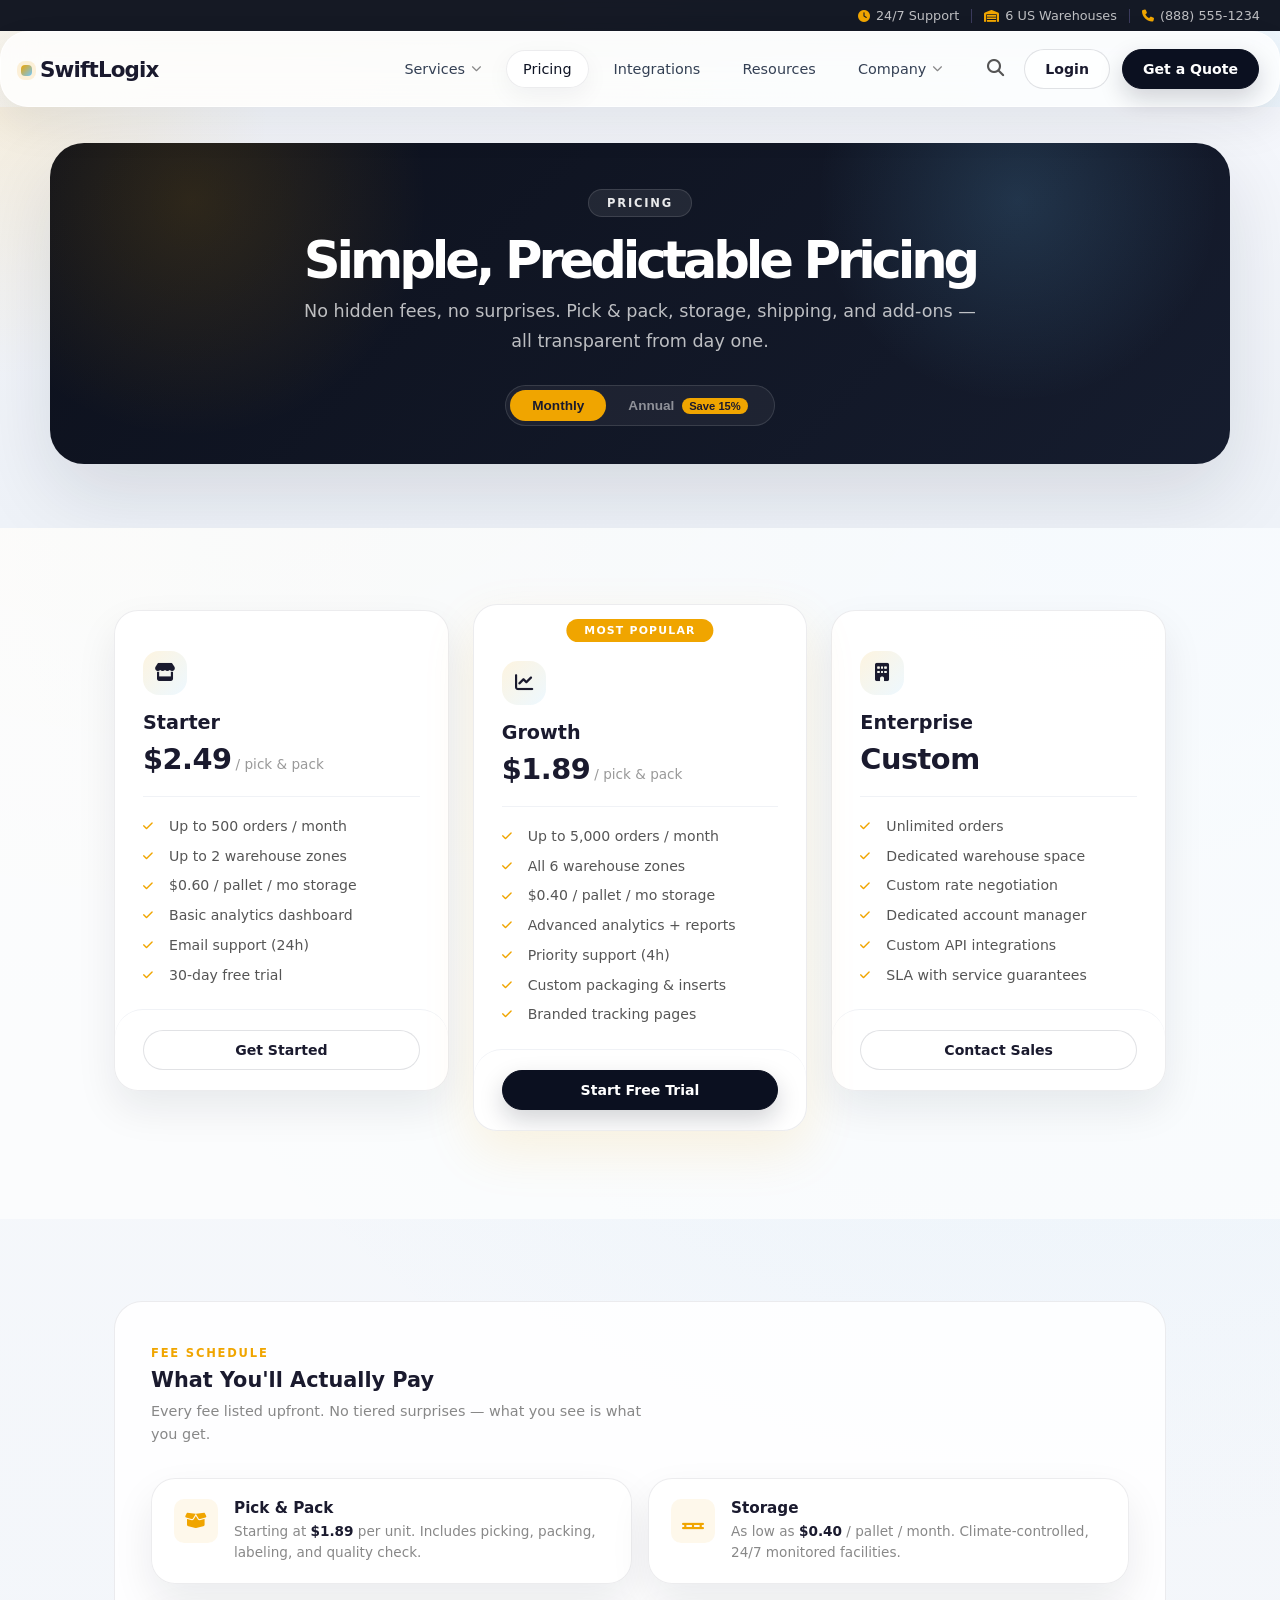
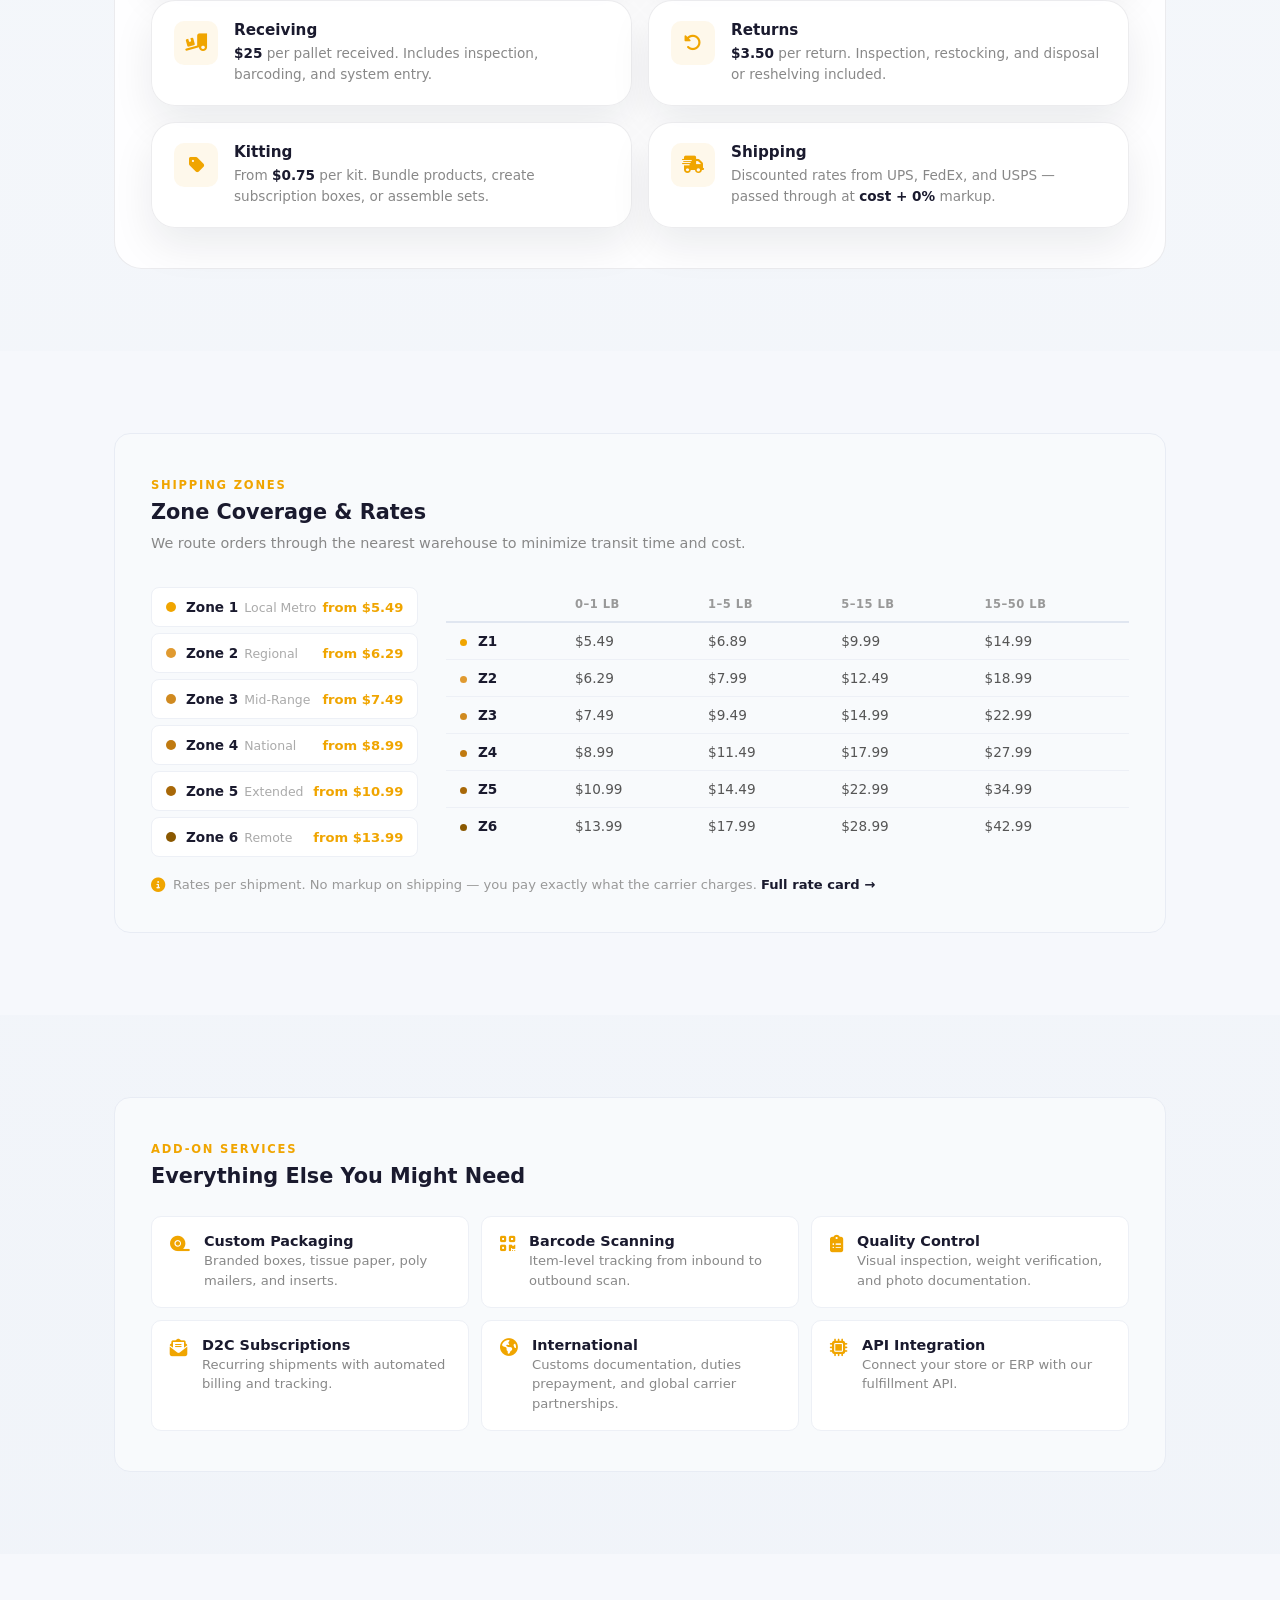
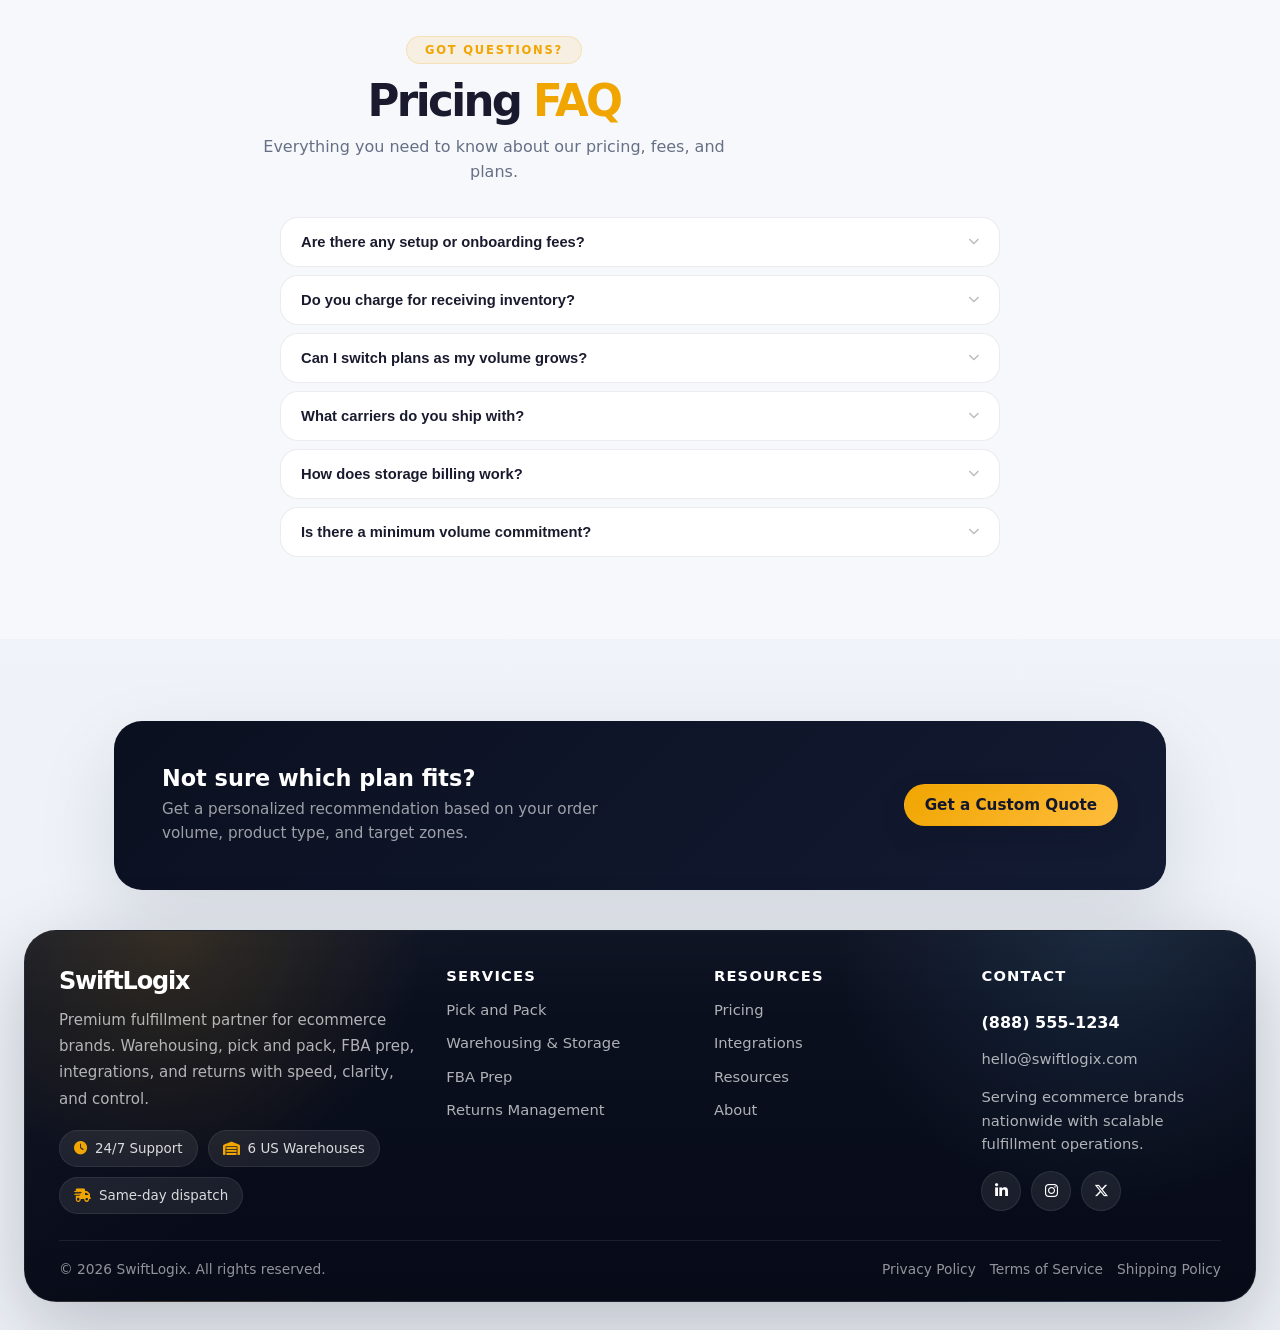
<file: services/pricing.html>
<!DOCTYPE html>
<html lang="en">
<head>
  <meta charset="UTF-8">
  <meta name="viewport" content="width=device-width, initial-scale=1.0">
  <title>Pricing | SwiftLogix</title>
  <link rel="stylesheet" href="../style.css">
  <link rel="stylesheet" href="https://cdnjs.cloudflare.com/ajax/libs/font-awesome/6.5.0/css/all.min.css">
  <style>
    .page-hero {
      background: linear-gradient(135deg, rgba(26,26,46,0.93) 0%, rgba(45,45,74,0.88) 100%);
      padding: 80px 0 60px; text-align: center; position: relative; overflow: hidden;
    }
    .hero-bg-img { position: absolute; inset: 0; width: 100%; height: 100%; object-fit: cover; z-index: -1; }
    .page-hero .page-badge {
      display: inline-block; background: rgba(240,165,0,0.12); color: #f0a500;
      font-size: 0.72rem; font-weight: 700; letter-spacing: 1.8px; text-transform: uppercase;
      padding: 6px 18px; border-radius: 100px; border: 1px solid rgba(240,165,0,0.2); margin-bottom: 18px;
    }
    .page-hero h1 { font-size: 2.8rem; font-weight: 800; color: #fff; margin-bottom: 12px; letter-spacing: -1px; }
    .page-hero p { font-size: 1.1rem; color: rgba(255,255,255,0.6); max-width: 560px; margin: 0 auto; line-height: 1.7; }
    .page-hero .hero-toggle {
      display: inline-flex; background: rgba(255,255,255,0.06); border: 1px solid rgba(255,255,255,0.1);
      border-radius: 100px; padding: 4px; margin-top: 28px;
    }
    .page-hero .hero-toggle button {
      padding: 8px 22px; border: none; border-radius: 100px; cursor: pointer;
      font-size: 0.85rem; font-weight: 600; transition: all 0.25s ease-out; background: transparent; color: rgba(255,255,255,0.5);
    }
    .page-hero .hero-toggle button.active { background: #f0a500; color: #1a1a2e; }
    .page-nav-link.active { background: #f0f4ff; color: #1a1a2e; }
    .page-section { padding: 80px 0; }
    .page-section:nth-child(even) { background: #f6f8fc; }
    .page-inner { max-width: 1100px; margin: 0 auto; padding: 0 24px; }
    .pricing-page .pricing-cta {
      background: #1a1a2e; border-radius: 14px; padding: 44px 48px;
      display: flex; align-items: center; justify-content: space-between; gap: 32px;
    }
    .pricing-page .pricing-cta-text h3 { font-size: 1.3rem; font-weight: 700; color: #fff; margin-bottom: 6px; }
    .pricing-page .pricing-cta-text p { font-size: 0.92rem; color: rgba(255,255,255,0.55); max-width: 460px; line-height: 1.6; }
    .pricing-page .pricing-cta .btn-primary { background: #f0a500; border-color: #f0a500; color: #1a1a2e; }
    .pricing-page .pricing-cta .btn-primary:hover { background: #d49400; border-color: #d49400; }
    .faq-section { padding: 0; margin-top: 0; }
    .faq-inner { max-width: 1100px; margin: 0 auto; padding: 0 24px; }
    .faq-head { text-align: center; margin-bottom: 32px; }
    .faq-head h2 { font-size: 2rem; font-weight: 800; color: #1a1a2e; letter-spacing: -0.8px; }
    .faq-head p { color: #888; max-width: 480px; margin: 8px auto 0; font-size: 0.95rem; line-height: 1.6; }
    .faq-label-top {
      display: inline-block; background: rgba(240,165,0,0.1); color: #f0a500;
      font-size: 0.72rem; font-weight: 700; letter-spacing: 1.8px; text-transform: uppercase;
      padding: 6px 18px; border-radius: 100px; border: 1px solid rgba(240,165,0,0.2); margin-bottom: 12px;
    }
    .text-gold { color: #f0a500; }
    .page-section-inner { max-width: 1100px; margin: 0 auto; padding: 0 24px; }
    @media (max-width: 900px) {
      .page-hero { padding: 56px 0 44px; }
      .page-hero h1 { font-size: 2rem; }
      .page-section { padding: 56px 0; }
      .page-inner .pricing-cta { flex-direction: column; text-align: center; padding: 28px 24px; }
      .page-inner .pricing-cta-text p { max-width: 100%; }
      .page-inner .pricing-cta .btn-primary { width: 100%; }
    }
    @media (max-width: 480px) {
      .page-hero { padding: 44px 0 32px; }
      .page-hero h1 { font-size: 1.5rem; }
      .page-hero p { font-size: 0.92rem; }
      .page-section { padding: 40px 0; }
      .faq-head h2 { font-size: 1.5rem; }
      .page-inner .pricing-cta { padding: 24px 20px; }
      .page-inner .pricing-cta-text h3 { font-size: 1.1rem; }
    }
  </style>
  <link rel="stylesheet" href="../theme.css">
</head>
<body>

  <div class="top-bar">
    <div class="top-bar-inner">
      <span><i class="fas fa-clock"></i> 24/7 Support</span>
      <span class="top-bar-divider"></span>
      <span><i class="fas fa-warehouse"></i> 6 US Warehouses</span>
      <span class="top-bar-divider"></span>
      <span><i class="fas fa-phone"></i> (888) 555-1234</span>
    </div>
  </div>

  <header class="header">
    <div class="header-inner">
      <a href="../index.html" class="logo">SwiftLogix</a>
      <nav class="nav" id="nav">
        <ul class="nav-list">
          <li class="nav-item dropdown">
            <a href="services.html" class="nav-link">Services <i class="fas fa-chevron-down"></i></a>
            <ul class="dropdown-menu">
              <li><a href="services.html">Overview</a></li>
              <li><a href="pick-and-pack.html">Pick and Pack</a></li>
              <li><a href="warehousing-storage.html">Warehousing / Storage</a></li>
              <li><a href="fba-prep.html">FBA Prep</a></li>
              <li><a href="returns-management.html">Returns Management</a></li>
            </ul>
          </li>
          <li class="nav-item"><a href="pricing.html" class="nav-link active">Pricing</a></li>
          <li class="nav-item"><a href="integrations.html" class="nav-link">Integrations</a></li>
          <li class="nav-item"><a href="resources.html" class="nav-link">Resources</a></li>
          <li class="nav-item dropdown">
            <a href="about.html" class="nav-link">Company <i class="fas fa-chevron-down"></i></a>
            <ul class="dropdown-menu">
              <li><a href="about.html">About</a></li>
              <li><a href="#">Careers</a></li>
              <li><a href="#">Blog</a></li>
              <li><a href="#">Contact</a></li>
            </ul>
          </li>
        </ul>
        <div class="nav-actions">
          <button class="search-btn" aria-label="Search"><i class="fas fa-search"></i></button>
          <a href="#login" class="btn btn-outline">Login</a>
          <a href="#quote" class="btn btn-primary">Get a Quote</a>
        </div>
      </nav>
      <button class="hamburger" id="hamburger" aria-label="Menu">
        <span></span><span></span><span></span>
      </button>
    </div>
  </header>

  <section class="page-hero">
    <img class="hero-bg-img" src="../FDimage/hero-pricing.jpg" alt="" aria-hidden="true">
    <div class="page-inner">
      <span class="page-badge">Pricing</span>
      <h1>Simple, Predictable Pricing</h1>
      <p>No hidden fees, no surprises. Pick &amp; pack, storage, shipping, and add-ons — all transparent from day one.</p>
      <div class="hero-toggle">
        <button class="active" id="toggleMonthly">Monthly</button>
        <button id="toggleAnnual">Annual <span style="font-size:0.7rem;background:#f0a500;color:#1a1a2e;padding:2px 7px;border-radius:100px;margin-left:4px;">Save 15%</span></button>
      </div>
    </div>
  </section>

  <!-- Plans -->
  <section class="page-section">
    <div class="page-inner" style="max-width:1100px;margin:0 auto;padding:0 24px;">
      <div class="pricing-grid">
        <div class="pricing-card">
          <div class="pcard-body">
            <div class="pcard-icon"><i class="fas fa-store"></i></div>
            <h3>Starter</h3>
            <div class="pcard-price"><span class="price-num">$2.49</span> <span class="price-unit">/ pick &amp; pack</span></div>
            <ul class="pcard-feats">
              <li><i class="fas fa-check"></i> Up to 500 orders / month</li>
              <li><i class="fas fa-check"></i> Up to 2 warehouse zones</li>
              <li><i class="fas fa-check"></i> $0.60 / pallet / mo storage</li>
              <li><i class="fas fa-check"></i> Basic analytics dashboard</li>
              <li><i class="fas fa-check"></i> Email support (24h)</li>
              <li><i class="fas fa-check"></i> 30-day free trial</li>
            </ul>
          </div>
          <div class="pcard-foot">
            <a href="#starter-signup" class="btn btn-outline btn-full" onclick="alert('Redirecting to Starter plan signup...')">Get Started</a>
          </div>
        </div>

        <div class="pricing-card pricing-featured">
          <span class="pcard-badge">Most Popular</span>
          <div class="pcard-body">
            <div class="pcard-icon"><i class="fas fa-chart-line"></i></div>
            <h3>Growth</h3>
            <div class="pcard-price"><span class="price-num">$1.89</span> <span class="price-unit">/ pick &amp; pack</span></div>
            <ul class="pcard-feats">
              <li><i class="fas fa-check"></i> Up to 5,000 orders / month</li>
              <li><i class="fas fa-check"></i> All 6 warehouse zones</li>
              <li><i class="fas fa-check"></i> $0.40 / pallet / mo storage</li>
              <li><i class="fas fa-check"></i> Advanced analytics + reports</li>
              <li><i class="fas fa-check"></i> Priority support (4h)</li>
              <li><i class="fas fa-check"></i> Custom packaging &amp; inserts</li>
              <li><i class="fas fa-check"></i> Branded tracking pages</li>
            </ul>
          </div>
          <div class="pcard-foot">
            <a href="#growth-signup" class="btn btn-primary btn-full" onclick="alert('Starting your 30-day free trial...')">Start Free Trial</a>
          </div>
        </div>

        <div class="pricing-card">
          <div class="pcard-body">
            <div class="pcard-icon"><i class="fas fa-building"></i></div>
            <h3>Enterprise</h3>
            <div class="pcard-price"><span class="price-num">Custom</span></div>
            <ul class="pcard-feats">
              <li><i class="fas fa-check"></i> Unlimited orders</li>
              <li><i class="fas fa-check"></i> Dedicated warehouse space</li>
              <li><i class="fas fa-check"></i> Custom rate negotiation</li>
              <li><i class="fas fa-check"></i> Dedicated account manager</li>
              <li><i class="fas fa-check"></i> Custom API integrations</li>
              <li><i class="fas fa-check"></i> SLA with service guarantees</li>
            </ul>
          </div>
          <div class="pcard-foot">
            <a href="#enterprise-contact" class="btn btn-outline btn-full" onclick="alert('Opening enterprise sales inquiry form...')">Contact Sales</a>
          </div>
        </div>
      </div>
    </div>
  </section>

  <!-- Fee Schedule -->
  <section class="page-section">
    <div class="page-inner" style="max-width:1100px;margin:0 auto;padding:0 24px;">
      <div class="fee-section">
        <div class="fee-head">
          <span class="fee-label">Fee Schedule</span>
          <h3>What You'll Actually Pay</h3>
          <p>Every fee listed upfront. No tiered surprises — what you see is what you get.</p>
        </div>
        <div class="fee-grid">
          <div class="fee-card">
            <div class="fee-card-icon"><i class="fas fa-box-open"></i></div>
            <div>
              <h4>Pick &amp; Pack</h4>
              <p>Starting at <strong>$1.89</strong> per unit. Includes picking, packing, labeling, and quality check.</p>
            </div>
          </div>
          <div class="fee-card">
            <div class="fee-card-icon"><i class="fas fa-pallet"></i></div>
            <div>
              <h4>Storage</h4>
              <p>As low as <strong>$0.40</strong> / pallet / month. Climate-controlled, 24/7 monitored facilities.</p>
            </div>
          </div>
          <div class="fee-card">
            <div class="fee-card-icon"><i class="fas fa-truck-loading"></i></div>
            <div>
              <h4>Receiving</h4>
              <p><strong>$25</strong> per pallet received. Includes inspection, barcoding, and system entry.</p>
            </div>
          </div>
          <div class="fee-card">
            <div class="fee-card-icon"><i class="fas fa-undo-alt"></i></div>
            <div>
              <h4>Returns</h4>
              <p><strong>$3.50</strong> per return. Inspection, restocking, and disposal or reshelving included.</p>
            </div>
          </div>
          <div class="fee-card">
            <div class="fee-card-icon"><i class="fas fa-tag"></i></div>
            <div>
              <h4>Kitting</h4>
              <p>From <strong>$0.75</strong> per kit. Bundle products, create subscription boxes, or assemble sets.</p>
            </div>
          </div>
          <div class="fee-card">
            <div class="fee-card-icon"><i class="fas fa-shipping-fast"></i></div>
            <div>
              <h4>Shipping</h4>
              <p>Discounted rates from UPS, FedEx, and USPS — passed through at <strong>cost + 0%</strong> markup.</p>
            </div>
          </div>
        </div>
      </div>
    </div>
  </section>

  <!-- Zone Rates -->
  <section class="page-section" style="background:#f6f8fc;">
    <div class="page-inner" style="max-width:1100px;margin:0 auto;padding:0 24px;">
      <div class="zone-section">
        <div class="zone-head">
          <span class="zone-head-label">Shipping Zones</span>
          <h3>Zone Coverage &amp; Rates</h3>
          <p>We route orders through the nearest warehouse to minimize transit time and cost.</p>
        </div>

        <div class="zone-layout">
          <div class="zone-cards">
            <div class="zcard" style="--c:#f0a500">
              <span class="zcard-dot"></span>
              <div>
                <strong>Zone 1</strong>
                <span class="zcard-region">Local Metro</span>
                <span class="zcard-rate">from $5.49</span>
              </div>
            </div>
            <div class="zcard" style="--c:#e09a30">
              <span class="zcard-dot"></span>
              <div>
                <strong>Zone 2</strong>
                <span class="zcard-region">Regional</span>
                <span class="zcard-rate">from $6.29</span>
              </div>
            </div>
            <div class="zcard" style="--c:#d08a20">
              <span class="zcard-dot"></span>
              <div>
                <strong>Zone 3</strong>
                <span class="zcard-region">Mid-Range</span>
                <span class="zcard-rate">from $7.49</span>
              </div>
            </div>
            <div class="zcard" style="--c:#c07a10">
              <span class="zcard-dot"></span>
              <div>
                <strong>Zone 4</strong>
                <span class="zcard-region">National</span>
                <span class="zcard-rate">from $8.99</span>
              </div>
            </div>
            <div class="zcard" style="--c:#a86808">
              <span class="zcard-dot"></span>
              <div>
                <strong>Zone 5</strong>
                <span class="zcard-region">Extended</span>
                <span class="zcard-rate">from $10.99</span>
              </div>
            </div>
            <div class="zcard" style="--c:#8a5800">
              <span class="zcard-dot"></span>
              <div>
                <strong>Zone 6</strong>
                <span class="zcard-region">Remote</span>
                <span class="zcard-rate">from $13.99</span>
              </div>
            </div>
          </div>

          <div class="zone-table-wrap">
            <table class="zone-table">
              <thead>
                <tr><th></th><th>0–1 lb</th><th>1–5 lb</th><th>5–15 lb</th><th>15–50 lb</th></tr>
              </thead>
              <tbody>
                <tr><td><span class="zone-dot" style="background:#f0a500"></span> Z1</td><td>$5.49</td><td>$6.89</td><td>$9.99</td><td>$14.99</td></tr>
                <tr><td><span class="zone-dot" style="background:#e09a30"></span> Z2</td><td>$6.29</td><td>$7.99</td><td>$12.49</td><td>$18.99</td></tr>
                <tr><td><span class="zone-dot" style="background:#d08a20"></span> Z3</td><td>$7.49</td><td>$9.49</td><td>$14.99</td><td>$22.99</td></tr>
                <tr><td><span class="zone-dot" style="background:#c07a10"></span> Z4</td><td>$8.99</td><td>$11.49</td><td>$17.99</td><td>$27.99</td></tr>
                <tr><td><span class="zone-dot" style="background:#a86808"></span> Z5</td><td>$10.99</td><td>$14.49</td><td>$22.99</td><td>$34.99</td></tr>
                <tr><td><span class="zone-dot" style="background:#8a5800"></span> Z6</td><td>$13.99</td><td>$17.99</td><td>$28.99</td><td>$42.99</td></tr>
              </tbody>
            </table>
          </div>
        </div>

        <div class="zone-footnote">
          <i class="fas fa-info-circle"></i>
          <span>Rates per shipment. No markup on shipping — you pay exactly what the carrier charges. <a href="#rate-card" onclick="alert('Opening full rate card PDF...'); return false;">Full rate card &rarr;</a></span>
        </div>
      </div>
    </div>
  </section>

  <!-- Add-Ons -->
  <section class="page-section">
    <div class="page-inner" style="max-width:1100px;margin:0 auto;padding:0 24px;">
      <div class="addon-section">
        <div class="addon-head">
          <span class="addon-label">Add-On Services</span>
          <h3>Everything Else You Might Need</h3>
        </div>
        <div class="addon-grid">
          <div class="addon-item">
            <i class="fas fa-tape"></i>
            <div>
              <h4>Custom Packaging</h4>
              <p>Branded boxes, tissue paper, poly mailers, and inserts.</p>
            </div>
          </div>
          <div class="addon-item">
            <i class="fas fa-qrcode"></i>
            <div>
              <h4>Barcode Scanning</h4>
              <p>Item-level tracking from inbound to outbound scan.</p>
            </div>
          </div>
          <div class="addon-item">
            <i class="fas fa-clipboard-list"></i>
            <div>
              <h4>Quality Control</h4>
              <p>Visual inspection, weight verification, and photo documentation.</p>
            </div>
          </div>
          <div class="addon-item">
            <i class="fas fa-envelope-open-text"></i>
            <div>
              <h4>D2C Subscriptions</h4>
              <p>Recurring shipments with automated billing and tracking.</p>
            </div>
          </div>
          <div class="addon-item">
            <i class="fas fa-globe-americas"></i>
            <div>
              <h4>International</h4>
              <p>Customs documentation, duties prepayment, and global carrier partnerships.</p>
            </div>
          </div>
          <div class="addon-item">
            <i class="fas fa-microchip"></i>
            <div>
              <h4>API Integration</h4>
              <p>Connect your store or ERP with our fulfillment API.</p>
            </div>
          </div>
        </div>
      </div>
    </div>
  </section>

  <!-- FAQ -->
  <section class="page-section" style="background:#f6f8fc;">
    <div class="faq-inner">
      <div class="faq-head">
        <span class="faq-label-top">Got Questions?</span>
        <h2>Pricing <span class="text-gold">FAQ</span></h2>
        <p>Everything you need to know about our pricing, fees, and plans.</p>
      </div>
      <div class="pricing-faq" style="max-width:720px;margin:0 auto;">
        <div class="faq-list">
          <div class="faq-item">
            <button class="faq-q">
              <span>Are there any setup or onboarding fees?</span>
              <i class="fas fa-chevron-down"></i>
            </button>
            <div class="faq-a"><p>No. There are zero setup fees, zero onboarding fees, and zero cancellation fees. You only pay for what you use — pick &amp; pack, storage, and shipping.</p></div>
          </div>
          <div class="faq-item">
            <button class="faq-q">
              <span>Do you charge for receiving inventory?</span>
              <i class="fas fa-chevron-down"></i>
            </button>
            <div class="faq-a"><p>Yes — $25 per pallet received. This includes inspection, barcoding, and putting inventory away into our system. Small parcel inbound is free.</p></div>
          </div>
          <div class="faq-item">
            <button class="faq-q">
              <span>Can I switch plans as my volume grows?</span>
              <i class="fas fa-chevron-down"></i>
            </button>
            <div class="faq-a"><p>Absolutely. You can upgrade or downgrade at any time. Your rates adjust automatically on your next billing cycle.</p></div>
          </div>
          <div class="faq-item">
            <button class="faq-q">
              <span>What carriers do you ship with?</span>
              <i class="fas fa-chevron-down"></i>
            </button>
            <div class="faq-a"><p>We partner with UPS, FedEx, and USPS. You get discounted rates with no markup — we pass carrier pricing through at cost.</p></div>
          </div>
          <div class="faq-item">
            <button class="faq-q">
              <span>How does storage billing work?</span>
              <i class="fas fa-chevron-down"></i>
            </button>
            <div class="faq-a"><p>Storage is billed monthly based on average daily pallet usage. We calculate it as the sum of daily pallet counts divided by days in the month.</p></div>
          </div>
          <div class="faq-item">
            <button class="faq-q">
              <span>Is there a minimum volume commitment?</span>
              <i class="fas fa-chevron-down"></i>
            </button>
            <div class="faq-a"><p>No minimums on any plan. Whether you ship 10 or 10,000 orders a month, you only pay for what you use.</p></div>
          </div>
        </div>
      </div>
    </div>
  </section>

  <!-- CTA -->
  <section class="page-section" style="padding-bottom:40px;">
    <div class="page-inner" style="max-width:1100px;margin:0 auto;padding:0 24px;">
      <div class="pricing-cta">
        <div class="pricing-cta-text">
          <h3>Not sure which plan fits?</h3>
          <p>Get a personalized recommendation based on your order volume, product type, and target zones.</p>
        </div>
        <a href="#custom-quote" class="btn btn-primary btn-lg" onclick="alert('Opening your personalized quote request form...')">Get a Custom Quote</a>
      </div>
    </div>
  </section>

  <footer class="site-footer" aria-label="Site footer">
    <div class="section-shell footer-shell">
      <div class="footer-panel">
        <div class="footer-top">
          <div class="footer-brand">
            <h3>SwiftLogix</h3>
            <p>Premium fulfillment partner for ecommerce brands. Warehousing, pick and pack, FBA prep, integrations, and returns with speed, clarity, and control.</p>
            <div class="footer-badges">
              <span><i class="fas fa-clock"></i> 24/7 Support</span>
              <span><i class="fas fa-warehouse"></i> 6 US Warehouses</span>
              <span><i class="fas fa-truck-fast"></i> Same-day dispatch</span>
            </div>
          </div>
          <div class="footer-col">
            <h4>Services</h4>
            <ul class="footer-links-list">
              <li><a href="pick-and-pack.html">Pick and Pack</a></li>
              <li><a href="warehousing-storage.html">Warehousing & Storage</a></li>
              <li><a href="fba-prep.html">FBA Prep</a></li>
              <li><a href="returns-management.html">Returns Management</a></li>
            </ul>
          </div>
          <div class="footer-col">
            <h4>Resources</h4>
            <ul class="footer-links-list">
              <li><a href="pricing.html">Pricing</a></li>
              <li><a href="integrations.html">Integrations</a></li>
              <li><a href="resources.html">Resources</a></li>
              <li><a href="about.html">About</a></li>
            </ul>
          </div>
          <div class="footer-col footer-contact">
            <h4>Contact</h4>
            <strong>(888) 555-1234</strong>
            <a href="mailto:hello@swiftlogix.com">hello@swiftlogix.com</a>
            <p>Serving ecommerce brands nationwide with scalable fulfillment operations.</p>
            <div class="footer-social">
              <a href="#" aria-label="LinkedIn"><i class="fab fa-linkedin-in"></i></a>
              <a href="#" aria-label="Instagram"><i class="fab fa-instagram"></i></a>
              <a href="#" aria-label="X"><i class="fab fa-x-twitter"></i></a>
            </div>
          </div>
        </div>
        <div class="footer-bottom">
          <span>&copy; 2026 SwiftLogix. All rights reserved.</span>
          <div class="footer-bottom-links">
            <a href="#">Privacy Policy</a>
            <a href="#">Terms of Service</a>
            <a href="#">Shipping Policy</a>
          </div>
        </div>
      </div>
    </div>
  </footer>

  <script>
    document.getElementById('hamburger').addEventListener('click', function() {
      this.classList.toggle('active');
      document.getElementById('nav').classList.toggle('open');
    });
    document.querySelectorAll('.dropdown > .nav-link').forEach(function(link) {
      link.addEventListener('click', function(e) {
        if (window.innerWidth <= 900) {
          e.preventDefault();
          this.parentElement.classList.toggle('open');
        }
      });
    });
    document.querySelectorAll('.faq-item .faq-q').forEach(function(btn) {
      btn.addEventListener('click', function() {
        var item = this.parentElement;
        var isOpen = item.classList.contains('open');
        item.closest('.faq-list').querySelectorAll('.faq-item.open').forEach(function(o) {
          o.classList.remove('open');
        });
        if (!isOpen) item.classList.add('open');
      });
    });
    document.getElementById('toggleMonthly').addEventListener('click', function() {
      this.classList.add('active');
      document.getElementById('toggleAnnual').classList.remove('active');
    });
    document.getElementById('toggleAnnual').addEventListener('click', function() {
      this.classList.add('active');
      document.getElementById('toggleMonthly').classList.remove('active');
    });
  </script>
</body>
</html>
</file>
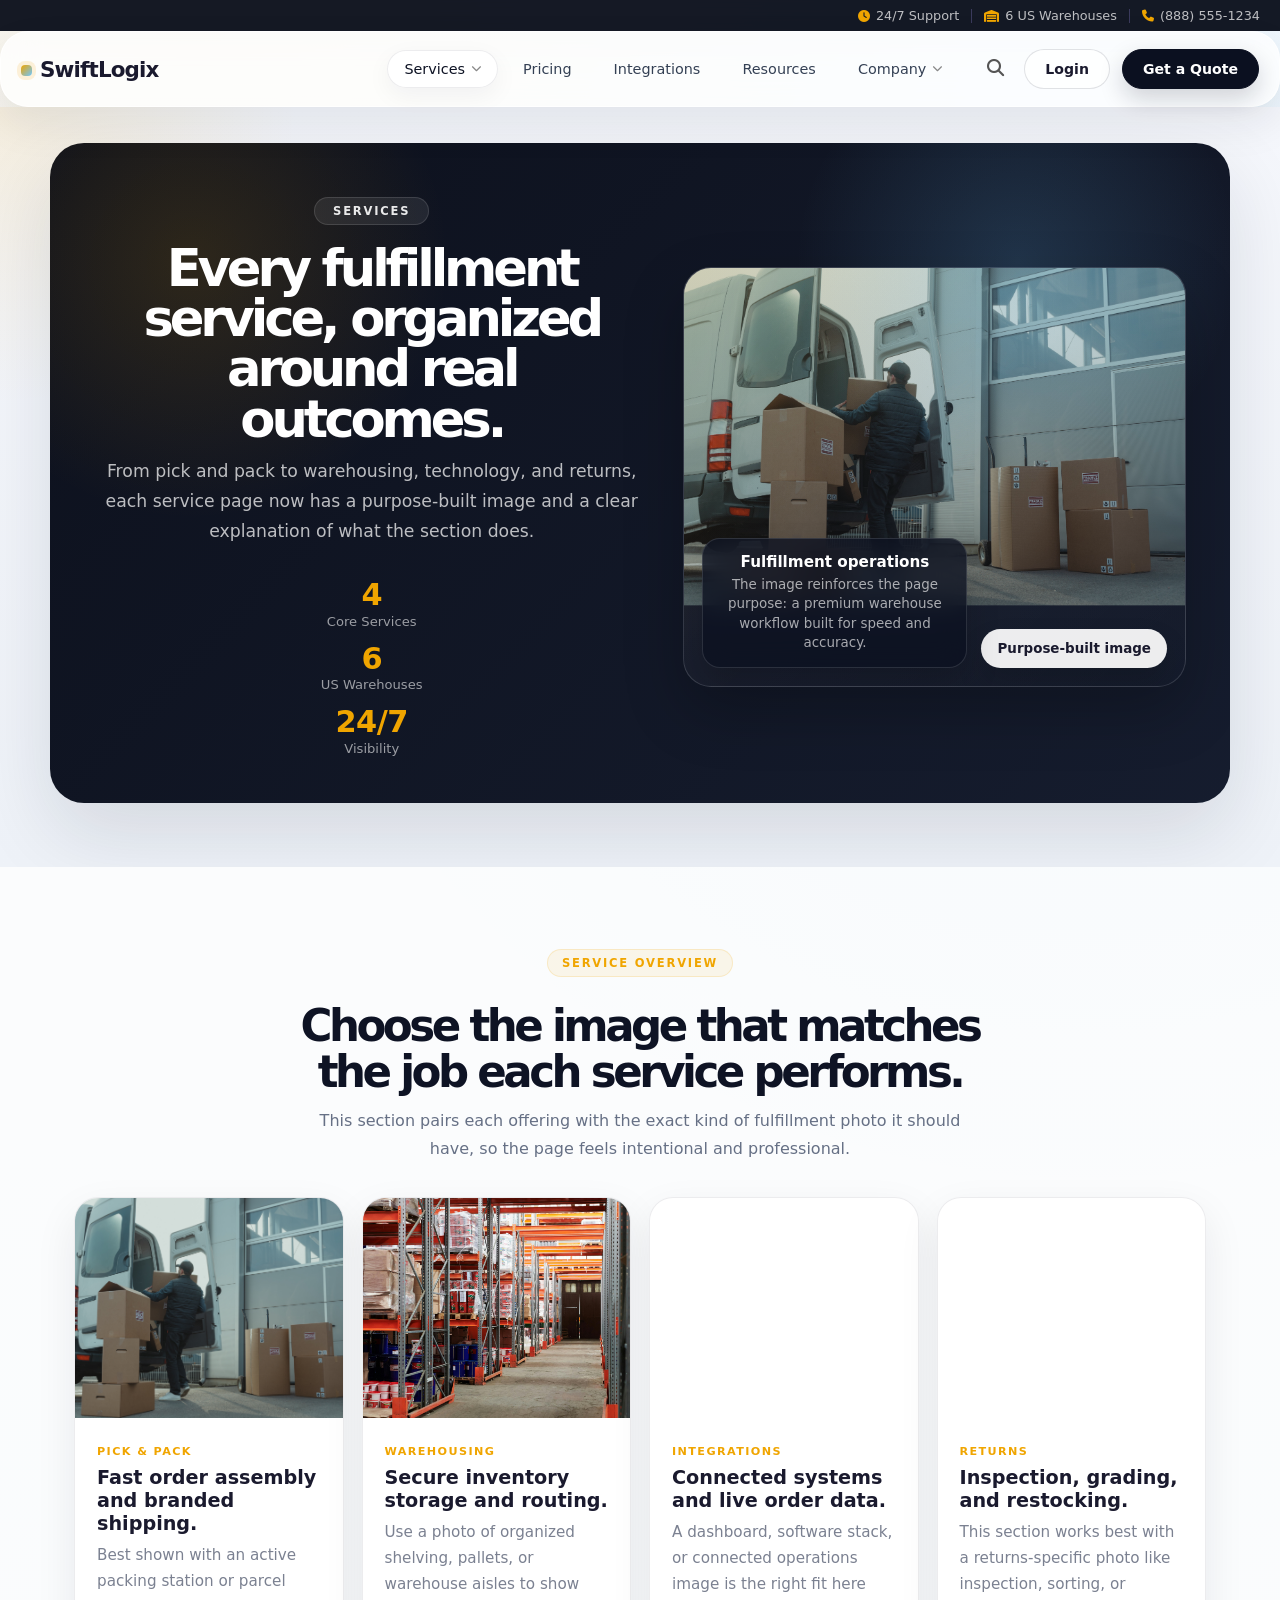
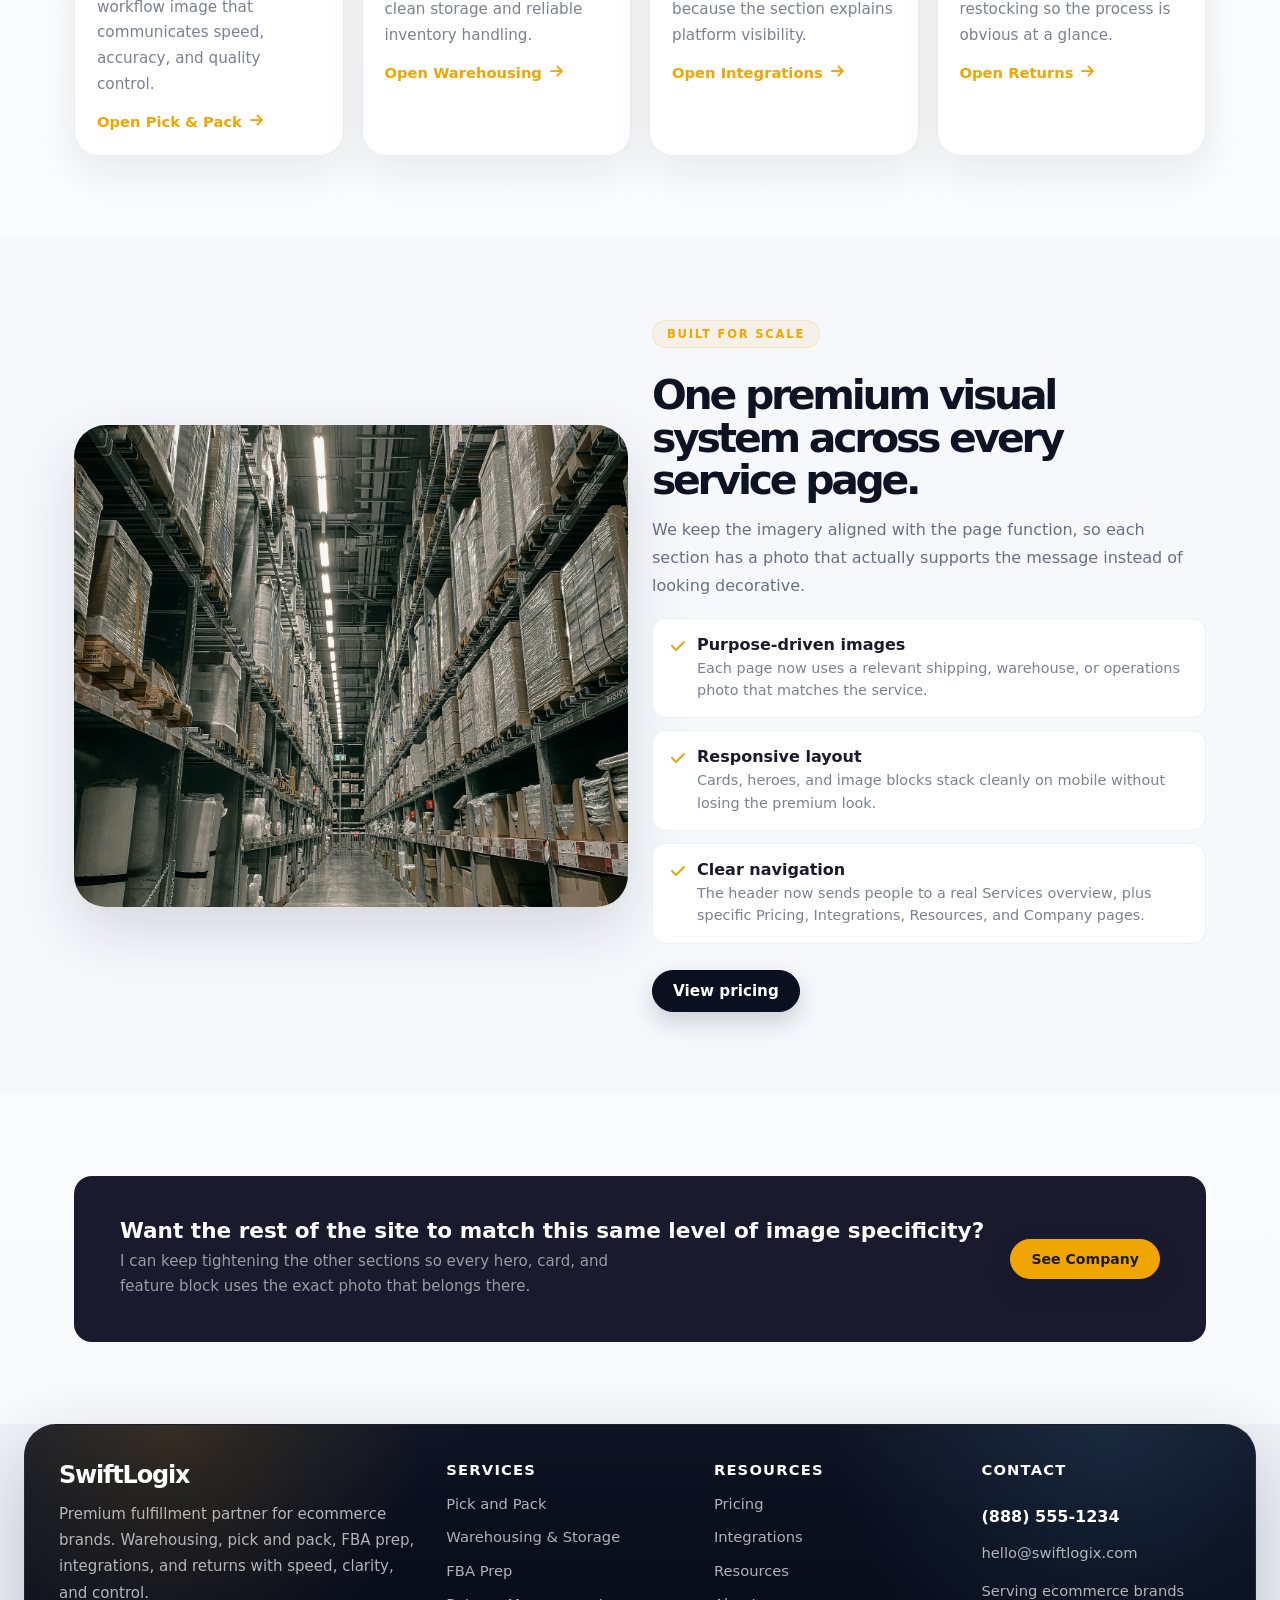
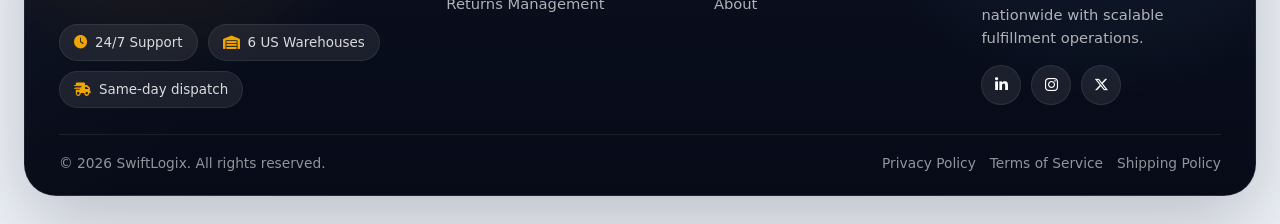
<file: services/services.html>
<!DOCTYPE html>
<html lang="en">
<head>
  <meta charset="UTF-8">
  <meta name="viewport" content="width=device-width, initial-scale=1.0">
  <title>Services | SwiftLogix</title>
  <link rel="stylesheet" href="../style.css">
  <link rel="stylesheet" href="https://cdnjs.cloudflare.com/ajax/libs/font-awesome/6.5.0/css/all.min.css">
  <style>
    .page-hero {
      background: linear-gradient(135deg, rgba(26,26,46,0.93) 0%, rgba(45,45,74,0.88) 100%);
      padding: 84px 0 70px;
      text-align: center;
      position: relative;
      overflow: hidden;
    }
    .hero-bg-img { position: absolute; inset: 0; width: 100%; height: 100%; object-fit: cover; z-index: -1; }
    .page-inner { max-width: 1160px; margin: 0 auto; padding: 0 24px; }
    .hero-layout {
      display: grid;
      grid-template-columns: 1.05fr 0.95fr;
      gap: 34px;
      align-items: center;
    }
    .hero-copy { padding: 8px 0; }
    .page-badge {
      display: inline-block; background: rgba(240,165,0,0.12); color: #f0a500;
      font-size: 0.72rem; font-weight: 700; letter-spacing: 1.8px; text-transform: uppercase;
      padding: 6px 18px; border-radius: 100px; border: 1px solid rgba(240,165,0,0.2); margin-bottom: 18px;
    }
    .page-hero h1 { font-size: 2.9rem; font-weight: 800; color: #fff; margin-bottom: 12px; letter-spacing: -1px; line-height: 1.02; }
    .page-hero p { font-size: 1.08rem; color: rgba(255,255,255,0.64); max-width: 690px; margin: 0 auto; line-height: 1.75; }
    .hero-copy .page-hero p { max-width: 100%; margin: 0; }
    .hero-stats { display: flex; justify-content: flex-start; gap: 34px; flex-wrap: wrap; margin-top: 34px; }
    .hero-stats .stat { text-align: center; }
    .hero-stats .stat-num { display: block; font-size: 1.9rem; font-weight: 800; color: #f0a500; }
    .hero-stats .stat-label { color: rgba(255,255,255,0.58); font-size: 0.82rem; }
    .hero-visual {
      position: relative;
      min-height: 420px;
      border-radius: 28px;
      overflow: hidden;
      background: linear-gradient(135deg, rgba(255,255,255,0.08), rgba(255,255,255,0.02));
      border: 1px solid rgba(255,255,255,0.12);
      box-shadow: 0 24px 60px rgba(0,0,0,0.24);
    }
    .hero-visual img {
      width: 100%;
      height: 100%;
      object-fit: cover;
      display: block;
      transform: scale(1.02);
      filter: saturate(0.98) contrast(1.02);
    }
    .hero-visual::after {
      content: "";
      position: absolute;
      inset: 0;
      background:
        linear-gradient(180deg, rgba(10, 15, 30, 0.06) 0%, rgba(10, 15, 30, 0.26) 100%),
        linear-gradient(135deg, rgba(240,165,0,0.14), transparent 42%);
      pointer-events: none;
    }
    .hero-floating {
      position: absolute;
      left: 18px;
      right: 18px;
      bottom: 18px;
      display: grid;
      grid-template-columns: 1fr auto;
      align-items: end;
      gap: 14px;
      z-index: 2;
    }
    .hero-floating .panel {
      background: rgba(11,16,32,0.76);
      backdrop-filter: blur(14px);
      color: #fff;
      border: 1px solid rgba(255,255,255,0.12);
      border-radius: 18px;
      padding: 14px 16px;
      box-shadow: 0 16px 32px rgba(0,0,0,0.18);
    }
    .hero-floating .panel strong {
      display: block;
      font-size: 0.95rem;
      margin-bottom: 4px;
    }
    .hero-floating .panel span {
      display: block;
      color: rgba(255,255,255,0.64);
      font-size: 0.84rem;
      line-height: 1.45;
    }
    .hero-floating .chip {
      background: rgba(255,255,255,0.92);
      color: #1a1a2e;
      border-radius: 999px;
      padding: 12px 16px;
      font-size: 0.84rem;
      font-weight: 700;
      box-shadow: 0 14px 28px rgba(0,0,0,0.14);
      white-space: nowrap;
    }
    .page-section { padding: 82px 0; }
    .page-section:nth-child(even) { background: #f6f8fc; }
    .section-label {
      display: inline-block; background: rgba(240,165,0,0.1); color: #f0a500;
      font-size: 0.72rem; font-weight: 700; letter-spacing: 1.8px; text-transform: uppercase;
      padding: 6px 18px; border-radius: 100px; border: 1px solid rgba(240,165,0,0.2); margin-bottom: 12px;
    }
    .section-head { text-align: center; margin-bottom: 34px; }
    .section-head h2 { font-size: 2.1rem; font-weight: 800; color: #1a1a2e; letter-spacing: -0.8px; }
    .section-head p { font-size: 1rem; color: #7b8191; max-width: 650px; margin: 10px auto 0; line-height: 1.7; }
    .service-grid { display: grid; grid-template-columns: repeat(2, minmax(0, 1fr)); gap: 22px; }
    .service-card {
      background: #fff; border: 1px solid #edf0f6; border-radius: 18px; overflow: hidden;
      box-shadow: 0 18px 40px rgba(15, 23, 42, 0.06);
      transition: transform 0.25s ease-out, box-shadow 0.25s ease-out, border-color 0.25s ease-out;
    }
    .service-card:hover { transform: translateY(-4px); border-color: #f0a500; box-shadow: 0 24px 50px rgba(15, 23, 42, 0.1); }
    .service-card img {
      width: 100%; height: 260px; object-fit: cover; display: block;
    }
    .service-card .body { padding: 22px 22px 24px; }
    .service-card .tag {
      display: inline-block; font-size: 0.7rem; font-weight: 700; letter-spacing: 1.4px; text-transform: uppercase;
      color: #f0a500; margin-bottom: 8px;
    }
    .service-card h3 { font-size: 1.2rem; font-weight: 800; color: #1a1a2e; margin-bottom: 8px; }
    .service-card p { color: #7b8191; line-height: 1.7; font-size: 0.95rem; margin-bottom: 14px; }
    .service-card a {
      display: inline-flex; align-items: center; gap: 8px; font-size: 0.92rem; font-weight: 700;
      color: #f0a500; text-decoration: none;
    }
    .service-card a:hover { text-decoration: underline; }
    .split-layout {
      display: grid; grid-template-columns: 0.95fr 1.05fr; gap: 28px; align-items: center;
    }
    .split-visual img {
      width: 100%; display: block; border-radius: 26px; box-shadow: 0 18px 42px rgba(8, 17, 31, 0.14);
      object-fit: cover; aspect-ratio: 1.15 / 1;
    }
    .split-copy h2 { font-size: 2.15rem; font-weight: 800; color: #1a1a2e; letter-spacing: -0.8px; line-height: 1.12; margin-bottom: 12px; }
    .split-copy p { font-size: 1rem; color: #6f7788; line-height: 1.75; margin-bottom: 18px; }
    .benefits { display: grid; gap: 12px; margin-bottom: 26px; }
    .benefit {
      display: flex; gap: 12px; align-items: flex-start; background: #fff; border: 1px solid #edf0f6;
      border-radius: 14px; padding: 16px 18px;
    }
    .benefit i { color: #f0a500; margin-top: 3px; }
    .benefit strong { display: block; color: #1a1a2e; margin-bottom: 3px; }
    .benefit span { color: #7b8191; font-size: 0.9rem; line-height: 1.55; }
    .service-cta {
      background: #1a1a2e; border-radius: 18px; padding: 42px 46px;
      display: flex; align-items: center; justify-content: space-between; gap: 24px;
    }
    .service-cta h3 { font-size: 1.35rem; font-weight: 800; color: #fff; margin-bottom: 6px; }
    .service-cta p { font-size: 0.94rem; color: rgba(255,255,255,0.56); max-width: 540px; line-height: 1.7; }
    .service-cta .btn-primary { background: #f0a500; border-color: #f0a500; color: #1a1a2e; }
    .service-cta .btn-primary:hover { background: #d49400; border-color: #d49400; }
    @media (max-width: 900px) {
      .page-hero { padding: 56px 0 46px; }
      .hero-layout { grid-template-columns: 1fr; gap: 24px; }
      .page-hero h1 { font-size: 2rem; }
      .page-section { padding: 56px 0; }
      .service-grid { grid-template-columns: 1fr; }
      .split-layout { grid-template-columns: 1fr; }
      .service-cta { flex-direction: column; text-align: center; padding: 28px 24px; }
      .service-cta p { max-width: 100%; }
      .service-cta .btn-primary { width: 100%; }
    }
    @media (max-width: 480px) {
      .page-hero { padding: 44px 0 36px; }
      .page-hero h1 { font-size: 1.55rem; }
      .page-hero p { font-size: 0.92rem; }
      .hero-stats { gap: 16px; margin-top: 24px; }
      .hero-stats .stat-num { font-size: 1.45rem; }
      .hero-visual { min-height: 300px; }
      .hero-floating { left: 12px; right: 12px; bottom: 12px; grid-template-columns: 1fr; }
      .page-section { padding: 40px 0; }
      .section-head h2,
      .split-copy h2 { font-size: 1.5rem; }
      .section-head p { font-size: 0.9rem; }
      .service-card img { height: 210px; }
      .service-cta { padding: 24px 20px; }
      .service-cta h3 { font-size: 1.08rem; }
      .service-cta p { font-size: 0.86rem; }
    }
  </style>
  <link rel="stylesheet" href="../theme.css">
</head>
<body>

  <div class="top-bar">
    <div class="top-bar-inner">
      <span><i class="fas fa-clock"></i> 24/7 Support</span>
      <span class="top-bar-divider"></span>
      <span><i class="fas fa-warehouse"></i> 6 US Warehouses</span>
      <span class="top-bar-divider"></span>
      <span><i class="fas fa-phone"></i> (888) 555-1234</span>
    </div>
  </div>

  <header class="header">
    <div class="header-inner">
      <a href="../index.html" class="logo">SwiftLogix</a>
      <nav class="nav" id="nav">
        <ul class="nav-list">
          <li class="nav-item dropdown">
            <a href="services.html" class="nav-link active">Services <i class="fas fa-chevron-down"></i></a>
            <ul class="dropdown-menu">
              <li><a href="services.html">Overview</a></li>
              <li><a href="pick-and-pack.html">Pick and Pack</a></li>
              <li><a href="warehousing-storage.html">Warehousing / Storage</a></li>
              <li><a href="fba-prep.html">FBA Prep</a></li>
              <li><a href="returns-management.html">Returns Management</a></li>
            </ul>
          </li>
          <li class="nav-item"><a href="pricing.html" class="nav-link">Pricing</a></li>
          <li class="nav-item"><a href="integrations.html" class="nav-link">Integrations</a></li>
          <li class="nav-item"><a href="resources.html" class="nav-link">Resources</a></li>
          <li class="nav-item dropdown">
            <a href="about.html" class="nav-link">Company <i class="fas fa-chevron-down"></i></a>
            <ul class="dropdown-menu">
              <li><a href="about.html">About</a></li>
              <li><a href="#">Careers</a></li>
              <li><a href="#">Blog</a></li>
              <li><a href="#">Contact</a></li>
            </ul>
          </li>
        </ul>
        <div class="nav-actions">
          <button class="search-btn" aria-label="Search"><i class="fas fa-search"></i></button>
          <a href="pricing.html" class="btn btn-outline">Login</a>
          <a href="pricing.html" class="btn btn-primary">Get a Quote</a>
        </div>
      </nav>
      <button class="hamburger" id="hamburger" aria-label="Menu">
        <span></span><span></span><span></span>
      </button>
    </div>
  </header>

  <section class="page-hero">
    <div class="page-inner">
      <div class="hero-layout">
        <div class="hero-copy">
          <span class="page-badge">Services</span>
          <h1>Every fulfillment service, organized around real outcomes.</h1>
          <p>From pick and pack to warehousing, technology, and returns, each service page now has a purpose-built image and a clear explanation of what the section does.</p>
          <div class="hero-stats">
            <div class="stat"><span class="stat-num">4</span><span class="stat-label">Core Services</span></div>
            <div class="stat"><span class="stat-num">6</span><span class="stat-label">US Warehouses</span></div>
            <div class="stat"><span class="stat-num">24/7</span><span class="stat-label">Visibility</span></div>
          </div>
        </div>
        <div class="hero-visual" aria-label="Professional fulfillment warehouse image">
          <img src="../FDimage/hero-services.jpg" alt="Professional fulfillment warehouse showing inventory handling and shipping operations" loading="eager" decoding="async">
          <div class="hero-floating">
            <div class="panel">
              <strong>Fulfillment operations</strong>
              <span>The image reinforces the page purpose: a premium warehouse workflow built for speed and accuracy.</span>
            </div>
            <div class="chip">Purpose-built image</div>
          </div>
        </div>
      </div>
    </div>
  </section>

  <section class="page-section">
    <div class="page-inner">
      <div class="section-head">
        <span class="section-label">Service overview</span>
        <h2>Choose the image that matches the job each service performs.</h2>
        <p>This section pairs each offering with the exact kind of fulfillment photo it should have, so the page feels intentional and professional.</p>
      </div>
      <div class="service-grid">
        <article class="service-card">
          <img src="../FDimage/home-service-fulfillment.jpg" alt="Warehouse team picking and packing orders for shipment" loading="lazy" decoding="async">
          <div class="body">
            <span class="tag">Pick &amp; Pack</span>
            <h3>Fast order assembly and branded shipping.</h3>
            <p>Best shown with an active packing station or parcel workflow image that communicates speed, accuracy, and quality control.</p>
            <a href="pick-and-pack.html">Open Pick &amp; Pack <i class="fas fa-arrow-right"></i></a>
          </div>
        </article>
        <article class="service-card">
          <img src="../FDimage/home-service-warehouse.jpg" alt="Organized warehouse aisles with storage racks and inventory" loading="lazy" decoding="async">
          <div class="body">
            <span class="tag">Warehousing</span>
            <h3>Secure inventory storage and routing.</h3>
            <p>Use a photo of organized shelving, pallets, or warehouse aisles to show clean storage and reliable inventory handling.</p>
            <a href="warehousing-storage.html">Open Warehousing <i class="fas fa-arrow-right"></i></a>
          </div>
        </article>
        <article class="service-card">
          <img src="../FDimage/home-service-tech.jpg" alt="Fulfillment software dashboard showing integrations and live order visibility" loading="lazy" decoding="async">
          <div class="body">
            <span class="tag">Integrations</span>
            <h3>Connected systems and live order data.</h3>
            <p>A dashboard, software stack, or connected operations image is the right fit here because the section explains platform visibility.</p>
            <a href="integrations.html">Open Integrations <i class="fas fa-arrow-right"></i></a>
          </div>
        </article>
        <article class="service-card">
          <img src="../FDimage/home-service-returns.jpg" alt="Returns processing team handling inspection and restocking" loading="lazy" decoding="async">
          <div class="body">
            <span class="tag">Returns</span>
            <h3>Inspection, grading, and restocking.</h3>
            <p>This section works best with a returns-specific photo like inspection, sorting, or restocking so the process is obvious at a glance.</p>
            <a href="returns-management.html">Open Returns <i class="fas fa-arrow-right"></i></a>
          </div>
        </article>
      </div>
    </div>
  </section>

  <section class="page-section" style="background:#f6f8fc;">
    <div class="page-inner">
      <div class="split-layout">
        <div class="split-visual">
          <img src="../FDimage/home-dashboard.jpg" alt="Fulfillment operations dashboard showing status, inventory, and shipping performance" loading="lazy" decoding="async">
        </div>
        <div class="split-copy">
          <span class="section-label">Built for scale</span>
          <h2>One premium visual system across every service page.</h2>
          <p>We keep the imagery aligned with the page function, so each section has a photo that actually supports the message instead of looking decorative.</p>
          <div class="benefits">
            <div class="benefit">
              <i class="fas fa-check"></i>
              <div>
                <strong>Purpose-driven images</strong>
                <span>Each page now uses a relevant shipping, warehouse, or operations photo that matches the service.</span>
              </div>
            </div>
            <div class="benefit">
              <i class="fas fa-check"></i>
              <div>
                <strong>Responsive layout</strong>
                <span>Cards, heroes, and image blocks stack cleanly on mobile without losing the premium look.</span>
              </div>
            </div>
            <div class="benefit">
              <i class="fas fa-check"></i>
              <div>
                <strong>Clear navigation</strong>
                <span>The header now sends people to a real Services overview, plus specific Pricing, Integrations, Resources, and Company pages.</span>
              </div>
            </div>
          </div>
          <a href="pricing.html" class="btn btn-primary btn-lg">View pricing</a>
        </div>
      </div>
    </div>
  </section>

  <section class="page-section">
    <div class="page-inner">
      <div class="service-cta">
        <div>
          <h3>Want the rest of the site to match this same level of image specificity?</h3>
          <p>I can keep tightening the other sections so every hero, card, and feature block uses the exact photo that belongs there.</p>
        </div>
        <a href="about.html" class="btn btn-primary">See Company</a>
      </div>
    </div>
  </section>

  <footer class="site-footer" aria-label="Site footer">
    <div class="section-shell footer-shell">
      <div class="footer-panel">
        <div class="footer-top">
          <div class="footer-brand">
            <h3>SwiftLogix</h3>
            <p>Premium fulfillment partner for ecommerce brands. Warehousing, pick and pack, FBA prep, integrations, and returns with speed, clarity, and control.</p>
            <div class="footer-badges">
              <span><i class="fas fa-clock"></i> 24/7 Support</span>
              <span><i class="fas fa-warehouse"></i> 6 US Warehouses</span>
              <span><i class="fas fa-truck-fast"></i> Same-day dispatch</span>
            </div>
          </div>
          <div class="footer-col">
            <h4>Services</h4>
            <ul class="footer-links-list">
              <li><a href="pick-and-pack.html">Pick and Pack</a></li>
              <li><a href="warehousing-storage.html">Warehousing & Storage</a></li>
              <li><a href="fba-prep.html">FBA Prep</a></li>
              <li><a href="returns-management.html">Returns Management</a></li>
            </ul>
          </div>
          <div class="footer-col">
            <h4>Resources</h4>
            <ul class="footer-links-list">
              <li><a href="pricing.html">Pricing</a></li>
              <li><a href="integrations.html">Integrations</a></li>
              <li><a href="resources.html">Resources</a></li>
              <li><a href="about.html">About</a></li>
            </ul>
          </div>
          <div class="footer-col footer-contact">
            <h4>Contact</h4>
            <strong>(888) 555-1234</strong>
            <a href="mailto:hello@swiftlogix.com">hello@swiftlogix.com</a>
            <p>Serving ecommerce brands nationwide with scalable fulfillment operations.</p>
            <div class="footer-social">
              <a href="#" aria-label="LinkedIn"><i class="fab fa-linkedin-in"></i></a>
              <a href="#" aria-label="Instagram"><i class="fab fa-instagram"></i></a>
              <a href="#" aria-label="X"><i class="fab fa-x-twitter"></i></a>
            </div>
          </div>
        </div>
        <div class="footer-bottom">
          <span>&copy; 2026 SwiftLogix. All rights reserved.</span>
          <div class="footer-bottom-links">
            <a href="#">Privacy Policy</a>
            <a href="#">Terms of Service</a>
            <a href="#">Shipping Policy</a>
          </div>
        </div>
      </div>
    </div>
  </footer>

  <script>
    const hamburger = document.getElementById('hamburger');
    const nav = document.getElementById('nav');
    if (hamburger && nav) {
      hamburger.addEventListener('click', function() {
        nav.classList.toggle('open');
        hamburger.classList.toggle('active');
      });
    }
  </script>
</body>
</html>
</file>
<file: style.css>
* {
  margin: 0;
  padding: 0;
  box-sizing: border-box;
}

body {
  font-family: 'Segoe UI', system-ui, -apple-system, sans-serif;
  background: #f5f7fa;
}

/* ── Top Bar ── */
.top-bar {
  background: #1a1a2e;
  color: #c4c4d4;
  font-size: 0.8rem;
  padding: 8px 0;
}

.top-bar-inner {
  max-width: 1200px;
  margin: 0 auto;
  padding: 0 24px;
  display: flex;
  align-items: center;
  justify-content: center;
  gap: 12px;
  flex-wrap: wrap;
}

.top-bar-inner span {
  display: inline-flex;
  align-items: center;
  gap: 6px;
  white-space: nowrap;
}

.top-bar-inner i {
  color: #f0a500;
  font-size: 0.75rem;
}

.top-bar-divider {
  width: 1px;
  height: 14px;
  background: #3a3a5c;
}

/* ── Header ── */
.header {
  background: #fff;
  border-bottom: 1px solid #e8ecf1;
  position: sticky;
  top: 0;
  z-index: 1000;
}

.header-inner {
  max-width: 1200px;
  margin: 0 auto;
  padding: 0 24px;
  display: flex;
  align-items: center;
  justify-content: space-between;
  height: 68px;
}

.logo {
  font-size: 1.5rem;
  font-weight: 800;
  color: #1a1a2e;
  text-decoration: none;
  letter-spacing: -0.5px;
  flex-shrink: 0;
}

.logo::before {
  content: "\26A1";
  margin-right: 4px;
}

/* ── Navigation ── */
.nav {
  display: flex;
  align-items: center;
  gap: 32px;
}

.nav-list {
  display: flex;
  align-items: center;
  list-style: none;
  gap: 6px;
}

.nav-link {
  text-decoration: none;
  color: #333;
  font-size: 0.9rem;
  font-weight: 500;
  padding: 8px 14px;
  border-radius: 6px;
  transition: background 0.2s, color 0.2s;
  display: flex;
  align-items: center;
  gap: 6px;
  white-space: nowrap;
}

.nav-link i {
  font-size: 0.65rem;
  color: #888;
}

.nav-link:hover {
  background: #f0f4ff;
  color: #1a1a2e;
}

.nav-link:hover i {
  color: #f0a500;
}

.dropdown {
  position: relative;
}

.dropdown-menu {
  position: absolute;
  top: 100%;
  left: 0;
  min-width: 180px;
  background: #fff;
  border: 1px solid #e8ecf1;
  border-radius: 8px;
  box-shadow: 0 8px 24px rgba(0, 0, 0, 0.08);
  padding: 6px 0;
  list-style: none;
  opacity: 0;
  visibility: hidden;
  transform: translateY(6px);
  transition: opacity 0.2s, transform 0.2s, visibility 0.2s;
  z-index: 100;
}

.dropdown-menu li a {
  display: block;
  padding: 10px 18px;
  color: #444;
  text-decoration: none;
  font-size: 0.88rem;
  transition: background 0.2s, color 0.2s;
}

.dropdown-menu li a:hover {
  background: #f0f4ff;
  color: #1a1a2e;
}

.dropdown:hover .dropdown-menu {
  opacity: 1;
  visibility: visible;
  transform: translateY(0);
}

.nav-actions {
  display: flex;
  align-items: center;
  gap: 10px;
  flex-shrink: 0;
}

.search-btn {
  background: none;
  border: none;
  font-size: 1.05rem;
  color: #555;
  cursor: pointer;
  padding: 8px;
  border-radius: 6px;
  transition: background 0.2s, color 0.2s;
}

.search-btn:hover {
  background: #f0f4ff;
  color: #1a1a2e;
}

.btn {
  text-decoration: none;
  font-size: 0.88rem;
  font-weight: 600;
  padding: 9px 20px;
  border-radius: 6px;
  transition: background 0.2s, color 0.2s, border-color 0.2s;
  white-space: nowrap;
  display: inline-block;
}

.btn-outline {
  color: #1a1a2e;
  border: 1.5px solid #d0d5dd;
  background: transparent;
}

.btn-outline:hover {
  border-color: #1a1a2e;
  background: #f8f9fc;
}

.btn-primary {
  color: #fff;
  background: #1a1a2e;
  border: 1.5px solid #1a1a2e;
}

.btn-primary:hover {
  background: #2d2d4a;
  border-color: #2d2d4a;
}

.hamburger {
  display: none;
  flex-direction: column;
  gap: 5px;
  background: none;
  border: none;
  cursor: pointer;
  padding: 4px;
}

.hamburger span {
  display: block;
  width: 24px;
  height: 2.5px;
  background: #1a1a2e;
  border-radius: 2px;
  transition: transform 0.3s, opacity 0.3s;
}

.hamburger.active span:nth-child(1) {
  transform: translateY(7.5px) rotate(45deg);
}

.hamburger.active span:nth-child(2) {
  opacity: 0;
}

.hamburger.active span:nth-child(3) {
  transform: translateY(-7.5px) rotate(-45deg);
}

/* ════════════════════════════════════════
   HERO CAROUSEL — Modern
   ════════════════════════════════════════ */
.hero-carousel {
  position: relative;
  width: 100%;
  height: calc(100vh - 100px);
  min-height: 540px;
  max-height: 860px;
  overflow: hidden;
  background: #0b0b14;
}

.hero-slides {
  position: relative;
  width: 100%;
  height: 100%;
}

.hero-slide {
  position: absolute;
  inset: 0;
  display: flex;
  align-items: center;
  opacity: 0;
  visibility: hidden;
  transition: opacity 0.9s cubic-bezier(0.25, 0.46, 0.45, 0.94),
              visibility 0.9s cubic-bezier(0.25, 0.46, 0.45, 0.94);
}

.hero-slide.active {
  opacity: 1;
  visibility: visible;
}

.hero-slide > img {
  position: absolute;
  inset: 0;
  width: 100%;
  height: 100%;
  object-fit: cover;
  display: block;
  transform: scale(1);
  transition: transform 7s cubic-bezier(0.25, 0.46, 0.45, 0.94);
}

.hero-slide.active > img {
  transform: scale(1.08);
}

.hero-overlay {
  position: absolute;
  inset: 0;
  background:
    linear-gradient(105deg,
      rgba(11, 11, 20, 0.92) 0%,
      rgba(11, 11, 20, 0.6) 45%,
      rgba(11, 11, 20, 0.15) 75%,
      rgba(11, 11, 20, 0.4) 100%);
  z-index: 1;
}

/* ── Layout ── */
.hero-inner {
  position: relative;
  z-index: 2;
  max-width: 1200px;
  margin: 0 auto;
  padding: 60px 24px;
  width: 100%;
  display: flex;
  align-items: center;
  justify-content: space-between;
  gap: 60px;
}

.hero-content {
  flex: 1;
  max-width: 620px;
}

.hero-badge {
  display: inline-block;
  background: rgba(240, 165, 0, 0.12);
  color: #f0a500;
  font-size: 0.78rem;
  font-weight: 600;
  letter-spacing: 0.8px;
  text-transform: uppercase;
  padding: 6px 18px;
  border-radius: 100px;
  border: 1px solid rgba(240, 165, 0, 0.2);
  margin-bottom: 22px;
  backdrop-filter: blur(4px);
}

.hero-slide.active .hero-badge {
  animation: fadeUp 0.7s cubic-bezier(0.25, 0.46, 0.45, 0.94) 0.15s forwards;
}

.hero-slide:not(.active) .hero-badge {
  opacity: 0;
}

.hero-content h1 {
  font-size: 3.8rem;
  font-weight: 800;
  line-height: 1.1;
  color: #fff;
  letter-spacing: -1.5px;
  margin-bottom: 16px;
}

.hero-slide.active .hero-content h1 {
  animation: fadeUp 0.7s cubic-bezier(0.25, 0.46, 0.45, 0.94) 0.3s forwards;
}

.hero-slide:not(.active) .hero-content h1 {
  opacity: 0;
}

.hero-content p {
  font-size: 1.1rem;
  color: rgba(255, 255, 255, 0.7);
  line-height: 1.75;
  margin-bottom: 30px;
  max-width: 480px;
}

.hero-slide.active .hero-content p {
  animation: fadeUp 0.7s cubic-bezier(0.25, 0.46, 0.45, 0.94) 0.45s forwards;
}

.hero-slide:not(.active) .hero-content p {
  opacity: 0;
}

.hero-actions {
  display: flex;
  align-items: center;
  gap: 14px;
  flex-wrap: wrap;
}

.hero-slide.active .hero-actions {
  animation: fadeUp 0.7s cubic-bezier(0.25, 0.46, 0.45, 0.94) 0.6s forwards;
}

.hero-slide:not(.active) .hero-actions {
  opacity: 0;
}

.hero-actions .btn-primary {
  background: #f0a500;
  border-color: #f0a500;
  color: #1a1a2e;
  box-shadow: 0 4px 20px rgba(240, 165, 0, 0.25);
}

.hero-actions .btn-primary:hover {
  background: #d49400;
  border-color: #d49400;
  box-shadow: 0 6px 28px rgba(240, 165, 0, 0.35);
}

.btn-hero-outline {
  background: transparent;
  color: #fff;
  border: 1.5px solid rgba(255, 255, 255, 0.3);
  font-weight: 600;
  padding: 14px 28px;
  border-radius: 6px;
  font-size: 0.95rem;
  text-decoration: none;
  transition: background 0.3s cubic-bezier(0.25, 0.46, 0.45, 0.94),
              border-color 0.3s cubic-bezier(0.25, 0.46, 0.45, 0.94);
}

.btn-hero-outline:hover {
  background: rgba(255, 255, 255, 0.08);
  border-color: rgba(255, 255, 255, 0.6);
}

.btn-lg {
  padding: 14px 32px;
  font-size: 0.95rem;
}

/* ── Stat Cards ── */
.hero-stats {
  display: flex;
  flex-direction: column;
  gap: 12px;
  flex-shrink: 0;
}

.stat-card {
  background: rgba(255, 255, 255, 0.04);
  backdrop-filter: blur(16px);
  -webkit-backdrop-filter: blur(16px);
  border: 1px solid rgba(255, 255, 255, 0.08);
  border-radius: 14px;
  padding: 16px 24px;
  display: flex;
  flex-direction: column;
  gap: 2px;
  min-width: 170px;
  opacity: 0;
  transform: translateX(24px);
  position: relative;
  overflow: hidden;
  transition: background 0.3s cubic-bezier(0.25, 0.46, 0.45, 0.94),
              border-color 0.3s cubic-bezier(0.25, 0.46, 0.45, 0.94);
}

.stat-card::before {
  content: '';
  position: absolute;
  left: 0;
  top: 20%;
  height: 60%;
  width: 2px;
  background: linear-gradient(to bottom, #f0a500, rgba(240, 165, 0, 0.1));
  border-radius: 0 2px 2px 0;
}

.stat-card:hover {
  background: rgba(255, 255, 255, 0.08);
  border-color: rgba(255, 255, 255, 0.15);
}

.hero-slide.active .stat-card {
  animation: slideIn 0.6s cubic-bezier(0.25, 0.46, 0.45, 0.94) forwards;
}

.hero-slide.active .stat-card:nth-child(1) { animation-delay: 0.2s; }
.hero-slide.active .stat-card:nth-child(2) { animation-delay: 0.35s; }
.hero-slide.active .stat-card:nth-child(3) { animation-delay: 0.5s; }

.stat-num {
  font-size: 1.5rem;
  font-weight: 800;
  color: #f0a500;
  line-height: 1;
  letter-spacing: -0.5px;
}

.stat-label {
  font-size: 0.82rem;
  color: rgba(255, 255, 255, 0.6);
  font-weight: 500;
}

@keyframes fadeUp {
  from { opacity: 0; transform: translateY(20px); }
  to   { opacity: 1; transform: translateY(0); }
}

@keyframes slideIn {
  from { opacity: 0; transform: translateX(24px); }
  to   { opacity: 1; transform: translateX(0); }
}

/* ── Arrows ── */
.carousel-arrow {
  position: absolute;
  top: 50%;
  transform: translateY(-50%);
  z-index: 10;
  background: transparent;
  color: rgba(255, 255, 255, 0.5);
  border: none;
  width: 52px;
  height: 52px;
  font-size: 1.2rem;
  cursor: pointer;
  transition: color 0.3s cubic-bezier(0.25, 0.46, 0.45, 0.94),
              transform 0.3s cubic-bezier(0.25, 0.46, 0.45, 0.94);
  display: flex;
  align-items: center;
  justify-content: center;
}

.carousel-arrow:hover {
  color: #fff;
  transform: translateY(-50%) scale(1.15);
}

.carousel-arrow.prev { left: 16px; }
.carousel-arrow.next { right: 16px; }

/* ── Carousel Footer (counter + progress + indicators) ── */
.carousel-footer {
  position: absolute;
  bottom: 28px;
  left: 50%;
  transform: translateX(-50%);
  z-index: 10;
  display: flex;
  align-items: center;
  gap: 20px;
}

.carousel-counter {
  font-size: 0.8rem;
  font-weight: 500;
  color: rgba(255, 255, 255, 0.5);
  letter-spacing: 1px;
  font-variant-numeric: tabular-nums;
  min-width: 48px;
}

.carousel-progress {
  width: 120px;
  height: 2px;
  background: rgba(255, 255, 255, 0.15);
  border-radius: 2px;
  overflow: hidden;
}

.progress-bar {
  width: 0%;
  height: 100%;
  background: #f0a500;
  border-radius: 2px;
  transition: none;
}

.carousel-indicators {
  display: flex;
  gap: 6px;
}

.indicator {
  width: 8px;
  height: 8px;
  border-radius: 50%;
  background: rgba(255, 255, 255, 0.25);
  border: none;
  cursor: pointer;
  transition: background 0.3s cubic-bezier(0.25, 0.46, 0.45, 0.94),
              transform 0.3s cubic-bezier(0.25, 0.46, 0.45, 0.94);
}

.indicator.active {
  background: #f0a500;
  transform: scale(1.3);
}

.indicator:hover {
  background: rgba(255, 255, 255, 0.6);
}

/* ════════════════════════════════════════
   HOW IT WORKS — Fulfillment Flow
   ════════════════════════════════════════ */
.hiw-section {
  background: #f6f8fc;
  padding: 100px 0;
}

.hiw-inner {
  max-width: 1200px;
  margin: 0 auto;
  padding: 0 24px;
}

.hiw-head {
  text-align: center;
  margin-bottom: 64px;
}

.hiw-label {
  display: inline-block;
  background: rgba(240, 165, 0, 0.08);
  color: #f0a500;
  font-size: 0.72rem;
  font-weight: 700;
  letter-spacing: 1.8px;
  text-transform: uppercase;
  padding: 6px 18px;
  border-radius: 100px;
  border: 1px solid rgba(240, 165, 0, 0.15);
  margin-bottom: 18px;
}

.hiw-head h2 {
  font-size: 2.5rem;
  font-weight: 800;
  color: #1a1a2e;
  letter-spacing: -1.2px;
  line-height: 1.2;
  margin-bottom: 14px;
}

.text-gold {
  color: #f0a500;
}

.hiw-head p {
  font-size: 1.05rem;
  color: #777;
  max-width: 520px;
  margin: 0 auto;
  line-height: 1.7;
}

/* ── Grid ── */
.hiw-grid {
  display: flex;
  align-items: center;
  gap: 0;
}

.hiw-item {
  flex: 1;
  text-align: center;
  opacity: 0;
  transform: translateY(28px);
  transition: opacity 0.6s cubic-bezier(0.25, 0.46, 0.45, 0.94),
              transform 0.6s cubic-bezier(0.25, 0.46, 0.45, 0.94);
}

.hiw-item.visible {
  opacity: 1;
  transform: translateY(0);
}

.hiw-item:nth-child(1).visible { transition-delay: 0.05s; }
.hiw-item:nth-child(3).visible { transition-delay: 0.18s; }
.hiw-item:nth-child(5).visible { transition-delay: 0.31s; }
.hiw-item:nth-child(7).visible { transition-delay: 0.44s; }

/* ── Number ── */
.hiw-num {
  font-size: 3.4rem;
  font-weight: 800;
  color: #e8ecf4;
  line-height: 1;
  margin-bottom: 8px;
  letter-spacing: -1.5px;
  transition: color 0.35s ease-out;
}

.hiw-item:hover .hiw-num {
  color: #f0a500;
}

/* ── Card ── */
.hiw-card {
  background: #fff;
  border: 1px solid #edf0f6;
  border-radius: 14px;
  padding: 30px 22px 34px;
  transition: border-color 0.35s ease-out,
              box-shadow 0.35s ease-out,
              transform 0.35s ease-out;
}

.hiw-item:hover .hiw-card {
  border-color: #f0a500;
  box-shadow: 0 8px 30px rgba(240, 165, 0, 0.08);
  transform: translateY(-3px);
}

/* ── Icon ── */
.hiw-icon {
  width: 56px;
  height: 56px;
  background: #f4f6fb;
  border-radius: 16px;
  display: flex;
  align-items: center;
  justify-content: center;
  margin: 0 auto 16px;
  transition: background 0.35s ease-out;
}

.hiw-icon i {
  font-size: 1.3rem;
  color: #1a1a2e;
  transition: color 0.35s ease-out;
}

.hiw-item:hover .hiw-icon {
  background: rgba(240, 165, 0, 0.1);
}

.hiw-item:hover .hiw-icon i {
  color: #f0a500;
}

.hiw-card h3 {
  font-size: 1.08rem;
  font-weight: 700;
  color: #1a1a2e;
  margin-bottom: 8px;
}

.hiw-card p {
  font-size: 0.88rem;
  color: #777;
  line-height: 1.7;
  max-width: 260px;
  margin: 0 auto;
}

/* ── Arrow ── */
.hiw-arrow {
  flex-shrink: 0;
  width: 44px;
  display: flex;
  align-items: center;
  justify-content: center;
  color: #d0d5e0;
  font-size: 0.9rem;
  margin-top: -52px;
  transition: color 0.35s ease-out;
}

.hiw-arrow i {
  transition: transform 0.35s ease-out;
}

.hiw-item:hover + .hiw-arrow {
  color: #f0a500;
}

.hiw-item:hover + .hiw-arrow i {
  transform: translateX(3px);
}

/* ════════════════════════════════════════
   PRICING — Comprehensive
   ════════════════════════════════════════ */
.pricing-section {
  background: #fff;
  padding: 100px 0;
}

.pricing-inner {
  max-width: 1200px;
  margin: 0 auto;
  padding: 0 24px;
  display: flex;
  flex-direction: column;
  gap: 72px;
}

.pricing-head {
  text-align: center;
  margin-bottom: 0;
}

.pricing-label {
  display: inline-block;
  background: rgba(240, 165, 0, 0.08);
  color: #f0a500;
  font-size: 0.72rem;
  font-weight: 700;
  letter-spacing: 1.8px;
  text-transform: uppercase;
  padding: 6px 18px;
  border-radius: 100px;
  border: 1px solid rgba(240, 165, 0, 0.15);
  margin-bottom: 18px;
}

.pricing-head h2 {
  font-size: 2.5rem;
  font-weight: 800;
  color: #1a1a2e;
  letter-spacing: -1.2px;
  line-height: 1.2;
  margin-bottom: 14px;
}

.pricing-head p {
  font-size: 1.05rem;
  color: #777;
  max-width: 540px;
  margin: 0 auto;
  line-height: 1.7;
}

/* ── Plans ── */
.pricing-grid {
  display: grid;
  grid-template-columns: repeat(3, 1fr);
  gap: 24px;
  align-items: start;
}

.pricing-card {
  background: #fff;
  border: 1px solid #e8ecf4;
  border-radius: 16px;
  overflow: hidden;
  display: flex;
  flex-direction: column;
  transition: border-color 0.3s ease-out, box-shadow 0.3s ease-out, transform 0.3s ease-out;
}

.pricing-card:hover {
  border-color: #d0d8e6;
  box-shadow: 0 12px 40px rgba(0, 0, 0, 0.06);
  transform: translateY(-3px);
}

.pricing-featured {
  position: relative;
  border-color: #f0a500;
  box-shadow: 0 4px 24px rgba(240, 165, 0, 0.1);
  transform: translateY(-8px);
}

.pricing-featured:hover {
  border-color: #d49400;
  box-shadow: 0 8px 36px rgba(240, 165, 0, 0.15);
  transform: translateY(-11px);
}

.pcard-badge {
  position: absolute;
  top: 14px;
  left: 50%;
  transform: translateX(-50%);
  background: #f0a500;
  color: #fff;
  font-size: 0.68rem;
  font-weight: 700;
  text-transform: uppercase;
  letter-spacing: 1.2px;
  padding: 5px 18px;
  border-radius: 100px;
  z-index: 1;
}

.pcard-body {
  padding: 40px 28px 24px;
  flex: 1;
  display: flex;
  flex-direction: column;
}

.pricing-featured .pcard-body {
  padding-top: 56px;
}

.pcard-icon {
  width: 44px;
  height: 44px;
  background: #f4f6fb;
  border-radius: 12px;
  display: flex;
  align-items: center;
  justify-content: center;
  margin-bottom: 16px;
}

.pcard-icon i {
  font-size: 1.15rem;
  color: #1a1a2e;
}

.pricing-card h3 {
  font-size: 1.2rem;
  font-weight: 700;
  color: #1a1a2e;
  margin-bottom: 8px;
}

.pcard-price {
  display: flex;
  align-items: baseline;
  gap: 4px;
  margin-bottom: 20px;
  padding-bottom: 20px;
  border-bottom: 1px solid #f0f2f6;
}

.price-num {
  font-size: 1.8rem;
  font-weight: 800;
  color: #1a1a2e;
  letter-spacing: -0.5px;
}

.price-unit {
  font-size: 0.85rem;
  color: #999;
}

.pcard-feats {
  list-style: none;
  display: flex;
  flex-direction: column;
  gap: 10px;
  flex: 1;
}

.pcard-feats li {
  font-size: 0.88rem;
  color: #555;
  display: flex;
  align-items: center;
  gap: 10px;
  line-height: 1.4;
}

.pcard-feats li i {
  color: #f0a500;
  font-size: 0.7rem;
  width: 16px;
  flex-shrink: 0;
}

.pcard-foot {
  padding: 20px 28px;
  border-top: 1px solid #f0f2f6;
}

.btn-full {
  width: 100%;
  text-align: center;
  display: block;
}

/* ════════════════════════════════════════
   FEE SCHEDULE
   ════════════════════════════════════════ */
.fee-section {
  background: #f8fafc;
  border: 1px solid #e8ecf4;
  border-radius: 16px;
  padding: 40px 36px;
}

.fee-head {
  margin-bottom: 32px;
}

.fee-label {
  display: inline-block;
  color: #f0a500;
  font-size: 0.72rem;
  font-weight: 700;
  letter-spacing: 1.8px;
  text-transform: uppercase;
  margin-bottom: 8px;
}

.fee-head h3 {
  font-size: 1.3rem;
  font-weight: 700;
  color: #1a1a2e;
  margin-bottom: 8px;
}

.fee-head p {
  font-size: 0.9rem;
  color: #888;
  line-height: 1.6;
  max-width: 500px;
}

.fee-grid {
  display: grid;
  grid-template-columns: repeat(2, 1fr);
  gap: 16px;
}

.fee-card {
  background: #fff;
  border: 1px solid #edf0f6;
  border-radius: 12px;
  padding: 20px 22px;
  display: flex;
  align-items: flex-start;
  gap: 16px;
  transition: border-color 0.25s ease-out, box-shadow 0.25s ease-out;
}

.fee-card:hover {
  border-color: #e0e4ee;
  box-shadow: 0 4px 16px rgba(0,0,0,0.04);
}

.fee-card-icon {
  width: 44px;
  height: 44px;
  background: rgba(240, 165, 0, 0.08);
  border-radius: 10px;
  display: flex;
  align-items: center;
  justify-content: center;
  flex-shrink: 0;
}

.fee-card-icon i {
  font-size: 1.1rem;
  color: #f0a500;
}

.fee-card h4 {
  font-size: 0.95rem;
  font-weight: 700;
  color: #1a1a2e;
  margin-bottom: 4px;
}

.fee-card p {
  font-size: 0.85rem;
  color: #888;
  line-height: 1.55;
}

.fee-card strong {
  color: #1a1a2e;
}

/* ════════════════════════════════════════
   ZONE COVERAGE + RATES
   ════════════════════════════════════════ */
.zone-section {
  background: #f8fafc;
  border: 1px solid #e8ecf4;
  border-radius: 16px;
  padding: 40px 36px;
}

.zone-head {
  margin-bottom: 32px;
}

.zone-head-label {
  display: inline-block;
  color: #f0a500;
  font-size: 0.72rem;
  font-weight: 700;
  letter-spacing: 1.8px;
  text-transform: uppercase;
  margin-bottom: 8px;
}

.zone-head h3 {
  font-size: 1.3rem;
  font-weight: 700;
  color: #1a1a2e;
  margin-bottom: 8px;
}

.zone-head p {
  font-size: 0.9rem;
  color: #888;
  line-height: 1.6;
  max-width: 600px;
}

.zone-layout {
  display: flex;
  gap: 28px;
  align-items: stretch;
}

.zone-cards {
  display: flex;
  flex-direction: column;
  gap: 6px;
  min-width: 200px;
}

.zcard {
  display: flex;
  align-items: center;
  gap: 10px;
  background: #fff;
  border: 1px solid #edf0f6;
  border-radius: 8px;
  padding: 11px 14px;
  transition: border-color 0.25s ease-out;
}

.zcard:hover {
  border-color: var(--c, #f0a500);
}

.zcard-dot {
  width: 10px;
  height: 10px;
  border-radius: 50%;
  background: var(--c, #f0a500);
  flex-shrink: 0;
}

.zcard > div {
  display: flex;
  align-items: center;
  gap: 6px;
  flex-wrap: wrap;
  flex: 1;
}

.zcard strong {
  font-size: 0.85rem;
  color: #1a1a2e;
}

.zcard-region {
  font-size: 0.78rem;
  color: #aaa;
}

.zcard-rate {
  margin-left: auto;
  font-size: 0.82rem;
  font-weight: 600;
  color: #f0a500;
}

.zone-table-wrap {
  flex: 1;
  overflow-x: auto;
  -webkit-overflow-scrolling: touch;
}

.zone-table {
  width: 100%;
  border-collapse: collapse;
  font-size: 0.85rem;
}

.zone-table thead th {
  text-align: left;
  padding: 10px 14px;
  font-size: 0.72rem;
  font-weight: 700;
  color: #999;
  text-transform: uppercase;
  letter-spacing: 0.5px;
  border-bottom: 2px solid #e0e6f0;
  white-space: nowrap;
}

.zone-table tbody td {
  padding: 10px 14px;
  border-bottom: 1px solid #edf0f6;
  color: #555;
  white-space: nowrap;
}

.zone-table tbody td:first-child {
  font-weight: 600;
  color: #1a1a2e;
  white-space: nowrap;
}

.zone-table tbody tr:last-child td {
  border-bottom: none;
}

.zone-table tbody tr:hover td {
  color: #1a1a2e;
}

.zone-dot {
  display: inline-block;
  width: 7px;
  height: 7px;
  border-radius: 50%;
  margin-right: 6px;
  flex-shrink: 0;
}

.zone-footnote {
  display: flex;
  align-items: center;
  gap: 8px;
  font-size: 0.82rem;
  color: #999;
  margin-top: 20px;
}

.zone-footnote i {
  color: #f0a500;
  font-size: 0.9rem;
}

.zone-footnote a {
  color: #1a1a2e;
  font-weight: 600;
  text-decoration: none;
  border-bottom: 1px solid transparent;
  transition: border-color 0.2s;
}

.zone-footnote a:hover {
  border-color: #1a1a2e;
}

/* ════════════════════════════════════════
   ADD-ONS
   ════════════════════════════════════════ */
.addon-section {
  background: #f8fafc;
  border: 1px solid #e8ecf4;
  border-radius: 16px;
  padding: 40px 36px;
}

.addon-head {
  margin-bottom: 28px;
}

.addon-label {
  display: inline-block;
  color: #f0a500;
  font-size: 0.72rem;
  font-weight: 700;
  letter-spacing: 1.8px;
  text-transform: uppercase;
  margin-bottom: 8px;
}

.addon-head h3 {
  font-size: 1.3rem;
  font-weight: 700;
  color: #1a1a2e;
}

.addon-grid {
  display: grid;
  grid-template-columns: repeat(3, 1fr);
  gap: 12px;
}

.addon-item {
  display: flex;
  align-items: flex-start;
  gap: 14px;
  background: #fff;
  border: 1px solid #edf0f6;
  border-radius: 10px;
  padding: 16px 18px;
  transition: border-color 0.25s ease-out;
}

.addon-item:hover {
  border-color: #e0e4ee;
}

.addon-item i {
  font-size: 1.1rem;
  color: #f0a500;
  margin-top: 2px;
  flex-shrink: 0;
}

.addon-item h4 {
  font-size: 0.9rem;
  font-weight: 700;
  color: #1a1a2e;
  margin-bottom: 2px;
}

.addon-item p {
  font-size: 0.82rem;
  color: #888;
  line-height: 1.5;
}

/* ════════════════════════════════════════
   FAQ
   ════════════════════════════════════════ */
.faq-section {
  background: #f8fafc;
  border: 1px solid #e8ecf4;
  border-radius: 16px;
  padding: 40px 36px;
}

.faq-head {
  margin-bottom: 24px;
}

.faq-label {
  display: inline-block;
  color: #f0a500;
  font-size: 0.72rem;
  font-weight: 700;
  letter-spacing: 1.8px;
  text-transform: uppercase;
  margin-bottom: 8px;
}

.faq-head h3 {
  font-size: 1.3rem;
  font-weight: 700;
  color: #1a1a2e;
}

.faq-list {
  display: flex;
  flex-direction: column;
  gap: 8px;
}

.faq-item {
  background: #fff;
  border: 1px solid #edf0f6;
  border-radius: 10px;
  overflow: hidden;
  transition: border-color 0.25s ease-out;
}

.faq-item.open {
  border-color: #f0a500;
}

.faq-q {
  width: 100%;
  display: flex;
  align-items: center;
  justify-content: space-between;
  gap: 12px;
  padding: 16px 20px;
  background: none;
  border: none;
  cursor: pointer;
  font-size: 0.92rem;
  font-weight: 600;
  color: #1a1a2e;
  text-align: left;
}

.faq-q i {
  font-size: 0.7rem;
  color: #bbb;
  transition: transform 0.3s ease-out;
  flex-shrink: 0;
}

.faq-item.open .faq-q i {
  transform: rotate(180deg);
  color: #f0a500;
}

.faq-a {
  max-height: 0;
  overflow: hidden;
  transition: max-height 0.35s ease-out;
}

.faq-item.open .faq-a {
  max-height: 200px;
}

.faq-a p {
  padding: 0 20px 18px;
  font-size: 0.88rem;
  color: #777;
  line-height: 1.7;
}

/* ════════════════════════════════════════
   BOTTOM CTA
   ════════════════════════════════════════ */
.pricing-cta {
  background: #1a1a2e;
  border-radius: 16px;
  padding: 44px 48px;
  display: flex;
  align-items: center;
  justify-content: space-between;
  gap: 32px;
}

.pricing-cta-text h3 {
  font-size: 1.4rem;
  font-weight: 700;
  color: #fff;
  margin-bottom: 6px;
}

.pricing-cta-text p {
  font-size: 0.95rem;
  color: rgba(255, 255, 255, 0.6);
  line-height: 1.6;
  max-width: 460px;
}

.pricing-cta .btn-primary {
  background: #f0a500;
  border-color: #f0a500;
  color: #1a1a2e;
  flex-shrink: 0;
}

.pricing-cta .btn-primary:hover {
  background: #d49400;
  border-color: #d49400;
}

/* ════════════════════════════════════════
   FAQ — Standalone
   ════════════════════════════════════════ */
.faq-section {
  background: #fff;
  padding: 100px 0;
}

.faq-inner {
  max-width: 1200px;
  margin: 0 auto;
  padding: 0 24px;
}

.faq-section .faq-head {
  text-align: center;
  margin-bottom: 56px;
}

.faq-label-top {
  display: inline-block;
  background: rgba(240, 165, 0, 0.08);
  color: #f0a500;
  font-size: 0.72rem;
  font-weight: 700;
  letter-spacing: 1.8px;
  text-transform: uppercase;
  padding: 6px 18px;
  border-radius: 100px;
  border: 1px solid rgba(240, 165, 0, 0.15);
  margin-bottom: 18px;
}

.faq-section .faq-head h2 {
  font-size: 2.5rem;
  font-weight: 800;
  color: #1a1a2e;
  letter-spacing: -1.2px;
  line-height: 1.2;
  margin-bottom: 14px;
}

.faq-section .faq-head p {
  font-size: 1.05rem;
  color: #777;
  max-width: 500px;
  margin: 0 auto;
  line-height: 1.7;
}

.faq-grid {
  display: grid;
  grid-template-columns: repeat(3, 1fr);
  gap: 20px;
}

@media (min-width: 1100px) {
  .faq-grid {
    grid-template-columns: repeat(3, 1fr);
  }
  .faq-col:nth-child(4),
  .faq-col:nth-child(5) {
    grid-column: span 1;
  }
  .faq-col:nth-child(4) { grid-column: 1 / 2; }
  .faq-col:nth-child(5) { grid-column: 2 / 3; }
}

.faq-box {
  background: #f8fafc;
  border: 1px solid #e8ecf4;
  border-radius: 14px;
  padding: 28px 24px 20px;
  height: 100%;
}

.faq-box-head {
  display: flex;
  align-items: center;
  gap: 10px;
  font-size: 1rem;
  font-weight: 700;
  color: #1a1a2e;
  margin-bottom: 18px;
  padding-bottom: 14px;
  border-bottom: 2px solid #e0e6f0;
}

.faq-box-head i {
  color: #f0a500;
  font-size: 1rem;
  width: 32px;
  height: 32px;
  background: rgba(240, 165, 0, 0.08);
  border-radius: 8px;
  display: flex;
  align-items: center;
  justify-content: center;
}

.faq-section .faq-list {
  display: flex;
  flex-direction: column;
  gap: 6px;
}

.faq-section .faq-item {
  background: #fff;
  border: 1px solid #edf0f6;
  border-radius: 8px;
  overflow: hidden;
  transition: border-color 0.25s ease-out;
}

.faq-section .faq-item.open {
  border-color: #f0a500;
}

.faq-section .faq-q {
  width: 100%;
  display: flex;
  align-items: center;
  justify-content: space-between;
  gap: 10px;
  padding: 14px 16px;
  background: none;
  border: none;
  cursor: pointer;
  font-size: 0.85rem;
  font-weight: 600;
  color: #1a1a2e;
  text-align: left;
  line-height: 1.4;
}

.faq-section .faq-q i {
  font-size: 0.65rem;
  color: #ccc;
  transition: transform 0.3s ease-out, color 0.3s ease-out;
  flex-shrink: 0;
}

.faq-section .faq-item.open .faq-q i {
  transform: rotate(180deg);
  color: #f0a500;
}

.faq-section .faq-a {
  max-height: 0;
  overflow: hidden;
  transition: max-height 0.35s ease-out;
}

.faq-section .faq-item.open .faq-a {
  max-height: 300px;
}

.faq-section .faq-a p {
  padding: 0 16px 14px;
  font-size: 0.85rem;
  color: #888;
  line-height: 1.65;
}

/* ── Toolbar ── */
.faq-toolbar {
  display: flex;
  align-items: center;
  gap: 12px;
  margin-bottom: 12px;
  flex-wrap: wrap;
}

.faq-search {
  flex: 1;
  position: relative;
  max-width: 400px;
}

.faq-search i {
  position: absolute;
  left: 14px;
  top: 50%;
  transform: translateY(-50%);
  color: #bbb;
  font-size: 0.85rem;
  pointer-events: none;
}

.faq-search input {
  width: 100%;
  padding: 11px 14px 11px 38px;
  border: 1px solid #e0e4ee;
  border-radius: 8px;
  font-size: 0.9rem;
  color: #333;
  background: #fff;
  outline: none;
  transition: border-color 0.25s ease-out;
}

.faq-search input:focus {
  border-color: #f0a500;
}

.faq-search input::placeholder {
  color: #bbb;
}

.faq-toggle-all {
  background: #fff;
  border: 1px solid #e0e4ee;
  border-radius: 8px;
  padding: 11px 18px;
  font-size: 0.85rem;
  font-weight: 600;
  color: #555;
  cursor: pointer;
  display: flex;
  align-items: center;
  gap: 8px;
  transition: border-color 0.25s ease-out, color 0.25s ease-out;
  white-space: nowrap;
}

.faq-toggle-all:hover {
  border-color: #f0a500;
  color: #1a1a2e;
}

.faq-meta {
  font-size: 0.82rem;
  color: #aaa;
  margin-bottom: 28px;
}

/* ── Bottom CTA ── */
.faq-cta {
  margin-top: 40px;
  background: #1a1a2e;
  border-radius: 14px;
  padding: 36px 40px;
  display: flex;
  align-items: center;
  justify-content: space-between;
  gap: 24px;
}

.faq-cta-text h4 {
  font-size: 1.15rem;
  font-weight: 700;
  color: #fff;
  margin-bottom: 4px;
}

.faq-cta-text p {
  font-size: 0.9rem;
  color: rgba(255, 255, 255, 0.55);
  line-height: 1.6;
}

.faq-cta-actions {
  display: flex;
  gap: 10px;
  flex-shrink: 0;
}

.faq-cta-actions .btn-primary {
  background: #f0a500;
  border-color: #f0a500;
  color: #1a1a2e;
}

.faq-cta-actions .btn-primary:hover {
  background: #d49400;
  border-color: #d49400;
}

.faq-cta-actions .btn-outline {
  color: #fff;
  border-color: rgba(255, 255, 255, 0.25);
}

.faq-cta-actions .btn-outline:hover {
  border-color: rgba(255, 255, 255, 0.5);
  background: rgba(255, 255, 255, 0.06);
}

/* ════════════════════════════════════════
   RESPONSIVE
   ════════════════════════════════════════ */
@media (max-width: 900px) {
  .pricing-section {
    padding: 72px 0;
  }

  .pricing-head h2 {
    font-size: 2rem;
  }

  .pricing-inner {
    gap: 48px;
  }

  .pricing-grid {
    grid-template-columns: 1fr;
    max-width: 460px;
    margin: 0 auto;
    gap: 20px;
  }

  .pricing-featured {
    transform: none;
  }

  .pricing-featured:hover {
    transform: translateY(-3px);
  }

  .pricing-card:hover {
    transform: translateY(-2px);
  }

  .fee-section {
    padding: 28px 24px;
  }

  .fee-grid {
    grid-template-columns: 1fr;
  }

  .zone-section {
    padding: 28px 24px;
  }

  .zone-head h3 {
    font-size: 1.15rem;
  }

  .zone-layout {
    flex-direction: column;
  }

  .zone-cards {
    flex-direction: row;
    flex-wrap: wrap;
    min-width: 0;
  }

  .zcard {
    flex: 1;
    min-width: 140px;
  }

  .addon-section {
    padding: 28px 24px;
  }

  .addon-grid {
    grid-template-columns: repeat(2, 1fr);
  }

  .faq-section {
    padding: 72px 0;
  }

  .faq-section .faq-head {
    margin-bottom: 32px;
  }

  .faq-section .faq-head h2 {
    font-size: 2rem;
  }

  .faq-grid {
    grid-template-columns: 1fr;
    max-width: 580px;
    margin: 0 auto;
  }

  .faq-grid > .faq-col:nth-child(4),
  .faq-grid > .faq-col:nth-child(5) {
    grid-column: auto;
  }

  .faq-box {
    padding: 22px 20px 16px;
  }

  .faq-toolbar {
    flex-direction: column;
    align-items: stretch;
  }

  .faq-search {
    max-width: 100%;
  }

  .faq-cta {
    flex-direction: column;
    text-align: center;
    padding: 28px 24px;
  }

  .faq-cta-actions {
    justify-content: center;
  }

  .pricing-cta {
    flex-direction: column;
    text-align: center;
    padding: 32px 28px;
  }

  .pricing-cta-text p {
    max-width: 100%;
  }

  .hiw-section {
    padding: 72px 0;
  }

  .hiw-head {
    margin-bottom: 48px;
  }

  .hiw-head h2 {
    font-size: 2rem;
  }

  .hiw-grid {
    flex-direction: column;
    gap: 0;
    max-width: 460px;
    margin: 0 auto;
  }

  .hiw-arrow {
    width: auto;
    height: 36px;
    margin-top: 0;
    transform: rotate(90deg);
  }

  .hiw-item:hover + .hiw-arrow i {
    transform: translateY(3px);
  }

  .hiw-card p {
    max-width: 100%;
  }
}

@media (max-width: 480px) {
  .pricing-section {
    padding: 56px 0;
  }

  .pricing-head h2 {
    font-size: 1.6rem;
  }

  .pricing-head p {
    font-size: 0.92rem;
  }

  .pricing-inner {
    gap: 36px;
  }

  .pcard-body {
    padding: 28px 18px 20px;
  }

  .pricing-featured .pcard-body {
    padding-top: 44px;
  }

  .pcard-foot {
    padding: 14px 18px;
  }

  .price-num {
    font-size: 1.5rem;
  }

  .fee-section {
    padding: 22px 16px;
    border-radius: 12px;
  }

  .fee-head h3 {
    font-size: 1.1rem;
  }

  .fee-card {
    padding: 16px 16px;
  }

  .zone-section {
    padding: 22px 16px;
    border-radius: 12px;
  }

  .zone-head h3 {
    font-size: 1.05rem;
  }

  .zone-head p {
    font-size: 0.85rem;
  }

  .zcard {
    min-width: 100%;
  }

  .zone-table thead th {
    font-size: 0.68rem;
    padding: 8px 8px;
  }

  .zone-table tbody td {
    font-size: 0.76rem;
    padding: 8px 8px;
  }

  .zone-footnote {
    font-size: 0.76rem;
    flex-wrap: wrap;
  }

  .addon-section {
    padding: 22px 16px;
    border-radius: 12px;
  }

  .addon-grid {
    grid-template-columns: 1fr;
  }

  .addon-head h3 {
    font-size: 1.1rem;
  }

  .faq-section {
    padding: 56px 0;
  }

  .faq-section .faq-head h2 {
    font-size: 1.6rem;
  }

  .faq-section .faq-head p {
    font-size: 0.92rem;
  }

  .faq-toolbar {
    gap: 8px;
  }

  .faq-search input {
    font-size: 0.85rem;
    padding: 9px 12px 9px 34px;
  }

  .faq-toggle-all {
    padding: 9px 14px;
    font-size: 0.8rem;
  }

  .faq-meta {
    margin-bottom: 20px;
    font-size: 0.78rem;
  }

  .faq-grid {
    gap: 14px;
  }

  .faq-box {
    padding: 18px 16px 12px;
  }

  .faq-box-head {
    font-size: 0.9rem;
    margin-bottom: 14px;
    padding-bottom: 10px;
  }

  .faq-section .faq-q {
    font-size: 0.82rem;
    padding: 12px 14px;
  }

  .faq-section .faq-a p {
    font-size: 0.8rem;
    padding: 0 14px 12px;
  }

  .faq-cta {
    padding: 24px 18px;
    margin-top: 28px;
  }

  .faq-cta-text h4 {
    font-size: 1rem;
  }

  .faq-cta-text p {
    font-size: 0.85rem;
  }

  .faq-cta-actions {
    flex-direction: column;
    width: 100%;
  }

  .faq-cta-actions .btn {
    width: 100%;
    text-align: center;
  }

  .pricing-cta {
    padding: 28px 20px;
    border-radius: 12px;
  }

  .pricing-cta-text h3 {
    font-size: 1.15rem;
  }

  .pricing-cta-text p {
    font-size: 0.88rem;
  }

  .hiw-section {
    padding: 56px 0;
  }

  .hiw-head h2 {
    font-size: 1.6rem;
  }

  .hiw-head p {
    font-size: 0.92rem;
  }

  .hiw-num {
    font-size: 2.6rem;
  }

  .hiw-card {
    padding: 24px 18px 28px;
  }

  .hiw-icon {
    width: 48px;
    height: 48px;
    border-radius: 13px;
  }

  .hiw-icon i {
    font-size: 1.1rem;
  }

  .hiw-card h3 {
    font-size: 1rem;
  }

  .hiw-card p {
    font-size: 0.85rem;
  }
}
@media (max-width: 900px) {
  .nav {
    position: fixed;
    top: 0;
    left: 0;
    width: 100%;
    height: 100vh;
    background: #fff;
    flex-direction: column;
    justify-content: center;
    gap: 0;
    padding: 80px 32px 40px;
    transform: translateX(100%);
    transition: transform 0.35s ease;
    z-index: 999;
    overflow-y: auto;
  }

  .nav.open {
    transform: translateX(0);
  }

  .nav-list {
    flex-direction: column;
    width: 100%;
    gap: 4px;
  }

  .nav-link {
    font-size: 1.1rem;
    padding: 14px 16px;
    width: 100%;
    justify-content: space-between;
  }

  .dropdown-menu {
    position: static;
    box-shadow: none;
    border: none;
    background: #f8f9fc;
    opacity: 1;
    visibility: visible;
    transform: none;
    border-radius: 6px;
    margin-bottom: 4px;
    display: none;
  }

  .dropdown.open .dropdown-menu {
    display: block;
  }

  .nav-actions {
    flex-direction: column;
    width: 100%;
    gap: 10px;
    margin-top: 20px;
  }

  .nav-actions .btn {
    width: 100%;
    text-align: center;
  }

  .search-btn {
    align-self: flex-end;
  }

  .hamburger {
    display: flex;
    z-index: 1001;
  }

  .top-bar-inner {
    font-size: 0.72rem;
    gap: 8px;
  }

  .hero-carousel {
    height: auto;
    min-height: auto;
    max-height: none;
  }

  .hero-slide {
    position: relative;
    display: flex !important;
    height: auto;
    min-height: 540px;
  }

  .hero-slide:not(.active) {
    position: absolute;
    height: 100%;
    display: flex !important;
  }

  .hero-inner {
    flex-direction: column;
    gap: 36px;
    padding: 60px 24px;
    text-align: center;
  }

  .hero-content {
    max-width: 100%;
  }

  .hero-content p {
    max-width: 100%;
    margin-left: auto;
    margin-right: auto;
  }

  .hero-actions {
    justify-content: center;
  }

  .hero-stats {
    flex-direction: row;
    flex-wrap: wrap;
    justify-content: center;
    gap: 10px;
  }

  .stat-card {
    min-width: 130px;
    padding: 14px 18px;
    align-items: center;
    transform: translateY(16px);
  }

  .stat-card::before {
    left: 10%;
    top: 0;
    width: 80%;
    height: 2px;
    background: linear-gradient(to right, #f0a500, rgba(240, 165, 0, 0.1));
  }

  .hero-slide.active .stat-card {
    animation: fadeUp 0.5s cubic-bezier(0.25, 0.46, 0.45, 0.94) forwards;
  }

  .hero-content h1 {
    font-size: 2.4rem;
  }

  .carousel-arrow {
    width: 40px;
    height: 40px;
    font-size: 1rem;
  }

  .carousel-arrow.prev { left: 10px; }
  .carousel-arrow.next { right: 10px; }

  .carousel-footer {
    gap: 14px;
    bottom: 20px;
  }

  .carousel-progress {
    width: 80px;
  }
}

@media (max-width: 480px) {
  .header-inner {
    height: 60px;
    padding: 0 16px;
  }

  .logo {
    font-size: 1.25rem;
  }

  .top-bar-inner {
    padding: 0 16px;
    gap: 6px;
  }

  .top-bar-divider {
    display: none;
  }

  .hero-slide {
    min-height: 480px;
  }

  .hero-inner {
    padding: 48px 16px;
    gap: 28px;
  }

  .hero-content h1 {
    font-size: 1.8rem;
    letter-spacing: -0.5px;
  }

  .hero-content p {
    font-size: 0.92rem;
    margin-bottom: 22px;
  }

  .hero-badge {
    font-size: 0.68rem;
    padding: 4px 12px;
    margin-bottom: 14px;
  }

  .hero-stats {
    gap: 8px;
  }

  .stat-card {
    min-width: 90px;
    padding: 10px 14px;
  }

  .stat-num {
    font-size: 1.1rem;
  }

  .stat-label {
    font-size: 0.68rem;
  }

  .btn-lg {
    padding: 12px 22px;
    font-size: 0.85rem;
  }

  .btn-hero-outline {
    padding: 12px 22px;
    font-size: 0.85rem;
  }

  .carousel-arrow {
    width: 32px;
    height: 32px;
    font-size: 0.85rem;
  }

  .carousel-footer {
    gap: 10px;
    bottom: 14px;
  }

  .carousel-counter {
    font-size: 0.7rem;
    min-width: 36px;
  }

  .carousel-progress {
    display: none;
  }

.indicator {
    width: 6px;
    height: 6px;
  }
}

/* ============================================
   FEATURE SPOTLIGHT
   ============================================ */
.feature-section {
  position: relative;
  padding: 96px 0 104px;
  background:
    radial-gradient(circle at top left, rgba(240, 165, 0, 0.08), transparent 28%),
    linear-gradient(180deg, #f7f9fc 0%, #ffffff 100%);
}

.feature-inner {
  max-width: 1200px;
  margin: 0 auto;
  padding: 0 24px;
}

.feature-head {
  text-align: center;
  max-width: 720px;
  margin: 0 auto 42px;
}

.feature-label {
  display: inline-block;
  background: rgba(240, 165, 0, 0.08);
  color: #f0a500;
  font-size: 0.72rem;
  font-weight: 700;
  letter-spacing: 1.8px;
  text-transform: uppercase;
  padding: 6px 18px;
  border-radius: 100px;
  border: 1px solid rgba(240, 165, 0, 0.15);
  margin-bottom: 18px;
}

.feature-head h2 {
  font-size: 2.5rem;
  font-weight: 800;
  color: #1a1a2e;
  letter-spacing: -1.2px;
  line-height: 1.15;
  margin-bottom: 14px;
}

.feature-head p {
  font-size: 1.02rem;
  color: #6f7684;
  line-height: 1.7;
}

.feature-grid {
  display: grid;
  grid-template-columns: repeat(3, minmax(0, 1fr));
  gap: 24px;
}

.feature-card {
  background: #ffffff;
  border: 1px solid #e8ecf4;
  border-radius: 20px;
  overflow: hidden;
  box-shadow: 0 18px 50px rgba(15, 23, 42, 0.05);
  display: flex;
  flex-direction: column;
  transition: transform 0.3s ease-out, box-shadow 0.3s ease-out, border-color 0.3s ease-out;
}

.feature-card:hover {
  border-color: rgba(240, 165, 0, 0.4);
  box-shadow: 0 22px 56px rgba(15, 23, 42, 0.08);
  transform: translateY(-4px);
}

.feature-media {
  position: relative;
  aspect-ratio: 16 / 10;
  overflow: hidden;
  background: linear-gradient(135deg, #1a1a2e 0%, #2d2d4a 100%);
}

.feature-media::after {
  content: "";
  position: absolute;
  inset: 0;
  background:
    linear-gradient(120deg, rgba(240, 165, 0, 0.15), transparent 40%),
    radial-gradient(circle at 85% 20%, rgba(255, 255, 255, 0.16), transparent 20%);
  pointer-events: none;
}

.feature-media img {
  width: 100%;
  height: 100%;
  object-fit: cover;
  display: block;
  transform: scale(1.02);
}

.feature-copy {
  padding: 24px 24px 26px;
  display: flex;
  flex-direction: column;
  gap: 14px;
}

.feature-tag {
  display: inline-flex;
  width: fit-content;
  align-items: center;
  background: rgba(240, 165, 0, 0.08);
  color: #f0a500;
  font-size: 0.7rem;
  font-weight: 700;
  letter-spacing: 1.2px;
  text-transform: uppercase;
  padding: 6px 12px;
  border-radius: 999px;
}

.feature-copy h3 {
  font-size: 1.25rem;
  font-weight: 700;
  color: #1a1a2e;
  line-height: 1.25;
}

.feature-copy p {
  color: #6f7684;
  font-size: 0.92rem;
  line-height: 1.65;
}

.feature-list {
  list-style: none;
  display: grid;
  gap: 10px;
}

.feature-list li {
  display: flex;
  gap: 10px;
  align-items: flex-start;
  color: #4d5563;
  font-size: 0.88rem;
  line-height: 1.5;
}

.feature-list i {
  color: #f0a500;
  margin-top: 3px;
  flex-shrink: 0;
}

.feature-link {
  display: inline-flex;
  align-items: center;
  gap: 8px;
  margin-top: auto;
  color: #1a1a2e;
  font-size: 0.88rem;
  font-weight: 700;
  text-decoration: none;
  transition: color 0.2s ease-out, gap 0.2s ease-out;
}

.feature-link i {
  color: #f0a500;
  transition: transform 0.2s ease-out;
}

.feature-link:hover {
  color: #f0a500;
  gap: 10px;
}

.feature-link:hover i {
  transform: translateX(2px);
}

@media (max-width: 900px) {
  .feature-section {
    padding: 72px 0 84px;
  }

  .feature-head h2 {
    font-size: 2rem;
  }

  .feature-head p {
    font-size: 0.95rem;
  }

  .feature-grid {
    grid-template-columns: 1fr;
    max-width: 560px;
    margin: 0 auto;
  }
}

@media (max-width: 480px) {
  .feature-section {
    padding: 52px 0 64px;
  }

  .feature-inner {
    padding: 0 16px;
  }

  .feature-head {
    margin-bottom: 28px;
  }

  .feature-head h2 {
    font-size: 1.45rem;
    letter-spacing: -0.4px;
  }

  .feature-head p {
    font-size: 0.88rem;
  }

  .feature-card {
    border-radius: 16px;
  }

  .feature-copy {
    padding: 18px 18px 20px;
    gap: 12px;
  }

  .feature-copy h3 {
    font-size: 1rem;
  }

  .feature-copy p {
    font-size: 0.84rem;
  }

  .feature-list li {
    font-size: 0.8rem;
  }
}
</file>
<file: theme.css>
/* Premium fulfillment theme overrides */
:root {
  --bg: #f3f5fb;
  --bg-soft: #eef2f8;
  --surface: rgba(255, 255, 255, 0.88);
  --surface-strong: #ffffff;
  --ink: #0e1324;
  --muted: #667085;
  --line: rgba(15, 23, 42, 0.08);
  --line-strong: rgba(15, 23, 42, 0.14);
  --brand: #f0a500;
  --brand-2: #6ec6ff;
  --navy: #0b1020;
  --shadow-lg: 0 30px 80px rgba(15, 23, 42, 0.12);
  --shadow-md: 0 18px 40px rgba(15, 23, 42, 0.08);
  --radius-xl: 32px;
  --radius-lg: 24px;
  --radius-md: 18px;
}

* {
  box-sizing: border-box;
}

html {
  scroll-behavior: smooth;
}

body {
  background:
    radial-gradient(circle at 15% 0%, rgba(240, 165, 0, 0.08), transparent 22%),
    radial-gradient(circle at 85% 10%, rgba(110, 198, 255, 0.12), transparent 26%),
    linear-gradient(180deg, #f7f9fc 0%, #eef2f8 100%);
  color: var(--ink);
  font-family: "Segoe UI", system-ui, -apple-system, BlinkMacSystemFont, sans-serif;
  overflow-x: hidden;
}

a {
  color: inherit;
}

.top-bar {
  background: rgba(7, 11, 24, 0.94);
  color: rgba(255, 255, 255, 0.72);
  backdrop-filter: blur(14px);
}

.top-bar-inner {
  max-width: 1320px;
  justify-content: flex-end;
  padding: 0 20px;
}

.header {
  background: transparent;
  border-bottom: 0;
  top: 10px;
}

.header-inner {
  max-width: 1320px;
  height: auto;
  min-height: 76px;
  margin: 0 auto;
  padding: 16px 20px;
  border-radius: 28px;
  background: rgba(255, 255, 255, 0.78);
  backdrop-filter: blur(18px);
  border: 1px solid rgba(255, 255, 255, 0.72);
  box-shadow: 0 18px 40px rgba(15, 23, 42, 0.08);
}

.logo {
  font-size: 1.34rem;
  letter-spacing: -0.04em;
}

.logo::before {
  content: "";
  display: inline-block;
  width: 11px;
  height: 11px;
  border-radius: 4px;
  margin-right: 8px;
  background: linear-gradient(135deg, var(--brand), var(--brand-2));
  box-shadow: 0 0 0 4px rgba(240, 165, 0, 0.14);
  vertical-align: middle;
}

.nav {
  gap: 20px;
}

.nav-list {
  gap: 8px;
}

.nav-link {
  color: #344054;
  border: 1px solid transparent;
  border-radius: 999px;
  padding: 10px 16px;
}

.nav-link:hover,
.nav-link.active {
  color: var(--ink);
  background: rgba(255, 255, 255, 0.9);
  border-color: rgba(15, 23, 42, 0.08);
  box-shadow: 0 8px 24px rgba(15, 23, 42, 0.05);
}

.dropdown-menu {
  border-radius: 18px;
  border: 1px solid rgba(15, 23, 42, 0.08);
}

.dropdown-menu li a {
  font-weight: 500;
}

.nav-actions {
  gap: 12px;
}

.btn,
.search-btn {
  border-radius: 999px;
}

.btn {
  padding: 11px 20px;
}

.btn-primary {
  background: var(--navy);
  border-color: var(--navy);
  box-shadow: 0 10px 24px rgba(11, 16, 32, 0.18);
}

.btn-primary:hover {
  background: #151d33;
  border-color: #151d33;
}

.btn-outline {
  background: rgba(255, 255, 255, 0.72);
  border-color: rgba(15, 23, 42, 0.12);
}

.btn-hero-outline {
  background: rgba(255, 255, 255, 0.12);
  color: #fff;
  border: 1px solid rgba(255, 255, 255, 0.16);
  backdrop-filter: blur(12px);
}

.btn-hero-outline:hover {
  background: rgba(255, 255, 255, 0.18);
  color: #fff;
}

.hero-carousel {
  width: min(1320px, calc(100% - 32px));
  margin: 18px auto 0;
  padding: 0 0 24px;
  background: transparent;
  min-height: 0;
  height: auto;
  max-height: none;
  overflow: visible;
}

.hero-slides {
  min-height: 760px;
  height: auto;
  position: relative;
}

.hero-slide {
  position: relative;
  inset: auto;
  width: 100%;
  min-height: 760px;
  border-radius: 36px;
  overflow: hidden;
  box-shadow: var(--shadow-lg);
}

.hero-slide:not(.active) {
  display: none;
}

.hero-slide.active {
  display: flex;
}

.hero-slide > img {
  filter: saturate(0.95) contrast(1.02);
  transform: scale(1.03);
}

.hero-overlay {
  background:
    linear-gradient(110deg, rgba(8, 12, 24, 0.88) 0%, rgba(8, 12, 24, 0.66) 46%, rgba(8, 12, 24, 0.28) 72%, rgba(8, 12, 24, 0.4) 100%);
}

.hero-inner {
  max-width: 1320px;
  padding: 72px 34px;
  gap: 56px;
  align-items: flex-end;
}

.hero-content h1 {
  font-size: clamp(3rem, 5vw, 5.4rem);
  letter-spacing: -0.06em;
}

.hero-content p {
  color: rgba(255, 255, 255, 0.74);
  max-width: 580px;
  font-size: 1.05rem;
}

.hero-badge {
  background: rgba(255, 255, 255, 0.09);
  color: rgba(255, 255, 255, 0.92);
  border-color: rgba(255, 255, 255, 0.12);
  backdrop-filter: blur(10px);
}

.hero-actions {
  gap: 12px;
}

.hero-actions .btn,
.hero-actions .btn-primary {
  border-radius: 999px;
}

.hero-stats {
  flex-direction: column;
  gap: 14px;
  min-width: 320px;
}

.stat-card {
  padding: 18px 20px;
  border-radius: 22px;
  background: rgba(255, 255, 255, 0.1);
  border: 1px solid rgba(255, 255, 255, 0.14);
  backdrop-filter: blur(12px);
  box-shadow: 0 14px 34px rgba(0, 0, 0, 0.16);
}

.stat-card::before {
  width: 100%;
  height: 3px;
  top: 0;
  left: 0;
  border-radius: 999px 999px 0 0;
}

.carousel-arrow {
  background: rgba(255, 255, 255, 0.88);
  color: var(--ink);
  box-shadow: 0 12px 26px rgba(15, 23, 42, 0.16);
}

.carousel-arrow:hover {
  background: #fff;
  color: var(--navy);
}

.carousel-footer {
  bottom: 18px;
}

.carousel-counter {
  background: rgba(255, 255, 255, 0.85);
  color: var(--ink);
  border-radius: 999px;
  box-shadow: 0 10px 24px rgba(15, 23, 42, 0.1);
}

.carousel-progress {
  background: rgba(255, 255, 255, 0.26);
  height: 8px;
  border-radius: 999px;
}

.carousel-indicators .indicator {
  background: rgba(255, 255, 255, 0.35);
}

.carousel-indicators .indicator.active {
  background: var(--brand);
}

.hiw-section,
.feature-section,
.pricing-section,
.faq-section {
  padding-top: 100px;
  padding-bottom: 100px;
}

.hiw-section {
  background:
    linear-gradient(180deg, rgba(255, 255, 255, 0.3), rgba(255, 255, 255, 0.7)),
    transparent;
}

.hiw-head,
.feature-head,
.pricing-head,
.faq-head {
  max-width: 760px;
}

.hiw-head h2,
.feature-head h2,
.pricing-head h2,
.faq-head h2,
.section-title {
  font-size: clamp(2rem, 3.4vw, 3.4rem);
  letter-spacing: -0.06em;
}

.hiw-head p,
.feature-head p,
.pricing-head p,
.section-sub,
.faq-head p {
  font-size: 1rem;
  color: var(--muted);
}

.hiw-grid {
  gap: 18px;
}

.hiw-card,
.feature-card,
.pricing-card,
.page-card,
.int-card,
.res-card,
.warehouse-card,
.spec-row,
.service-row,
.s-feat,
.cat-card,
.fee-card,
.faq-box,
.return-step,
.fba-step {
  border-radius: 24px;
  border: 1px solid rgba(15, 23, 42, 0.08);
  background: rgba(255, 255, 255, 0.9);
  box-shadow: var(--shadow-md);
}

.hiw-card {
  padding: 28px 24px;
}

.hiw-icon {
  width: 60px;
  height: 60px;
  border-radius: 18px;
  background: linear-gradient(135deg, rgba(240, 165, 0, 0.16), rgba(110, 198, 255, 0.16));
}

.hiw-num {
  background: var(--navy);
  box-shadow: 0 14px 30px rgba(11, 16, 32, 0.22);
}

.pricing-section {
  background: linear-gradient(180deg, rgba(255, 255, 255, 0.55), rgba(239, 243, 250, 0.9));
}

.pricing-card {
  overflow: hidden;
}

.pricing-featured {
  transform: translateY(-6px);
  box-shadow: 0 20px 52px rgba(240, 165, 0, 0.12);
}

.pcard-icon {
  border-radius: 16px;
  background: linear-gradient(135deg, rgba(240, 165, 0, 0.12), rgba(110, 198, 255, 0.12));
}

.pcard-foot,
.fee-section,
.faq-box,
.faq-cta,
.page-cta,
.pricing-cta,
.help-cta {
  border-radius: 28px;
}

.fee-section {
  background: rgba(255, 255, 255, 0.85);
  border-color: rgba(15, 23, 42, 0.08);
}

.faq-section {
  background: transparent;
}

.faq-grid {
  gap: 18px;
}

.faq-box-head,
.faq-section .faq-box-head,
.cat-card i,
.int-card .icon-wrap,
.page-card i,
.res-card .res-tag,
.feature-tag {
  color: var(--brand);
}

.faq-box-head {
  border-bottom: 1px solid rgba(15, 23, 42, 0.08);
}

.faq-item,
.faq-section .faq-item {
  border-color: rgba(15, 23, 42, 0.08);
  border-radius: 18px;
}

.faq-cta,
.page-cta,
.pricing-cta,
.help-cta {
  background: linear-gradient(135deg, var(--navy) 0%, #131b33 100%);
  color: #fff;
  box-shadow: var(--shadow-lg);
}

.faq-cta .btn-primary,
.page-cta .btn-primary,
.pricing-cta .btn-primary,
.help-cta .btn-primary {
  background: linear-gradient(135deg, var(--brand), #ffbd3d);
  border-color: transparent;
  color: #13172d;
}

.faq-cta .btn-outline,
.page-cta .btn-outline,
.pricing-cta .btn-outline,
.help-cta .btn-outline,
.pricing-cta .btn-outline-light,
.help-cta .btn-outline-light {
  color: #fff;
  border-color: rgba(255, 255, 255, 0.16);
  background: rgba(255, 255, 255, 0.06);
}

.feature-section {
  background:
    radial-gradient(circle at top left, rgba(240, 165, 0, 0.08), transparent 28%),
    linear-gradient(180deg, #f7f9fc 0%, #ffffff 100%);
}

.feature-card {
  overflow: hidden;
}

.feature-media {
  background: linear-gradient(135deg, #0b1020 0%, #1a1f35 100%);
}

.feature-copy {
  padding: 26px;
}

.feature-link {
  margin-top: 4px;
}

.page-hero {
  padding: 36px 0 64px !important;
  background:
    radial-gradient(circle at top left, rgba(240, 165, 0, 0.12), transparent 20%),
    linear-gradient(180deg, #f5f7fc 0%, #eef2f8 100%) !important;
}

.page-hero .hero-bg-img {
  opacity: 0.35;
  mix-blend-mode: screen;
  border-radius: 34px;
}

.page-hero .page-inner {
  position: relative;
  max-width: 1180px;
  padding: 46px 44px 38px;
  border-radius: 34px;
  overflow: hidden;
  background: linear-gradient(135deg, rgba(8, 12, 24, 0.98), rgba(17, 24, 42, 0.98)) !important;
  box-shadow: var(--shadow-lg);
}

.page-hero .page-inner::after {
  content: "";
  position: absolute;
  inset: 0;
  background:
    radial-gradient(circle at 82% 18%, rgba(110, 198, 255, 0.16), transparent 20%),
    radial-gradient(circle at 12% 18%, rgba(240, 165, 0, 0.14), transparent 22%);
  pointer-events: none;
}

.page-hero .page-badge,
.page-hero .fee-label,
.page-hero .cat-label,
.page-hero .res-tag,
.page-hero .feature-label {
  background: rgba(255, 255, 255, 0.08) !important;
  color: rgba(255, 255, 255, 0.9) !important;
  border-color: rgba(255, 255, 255, 0.12) !important;
}

.page-hero h1,
.page-hero p,
.page-hero .page-badge,
.page-hero .search-wrap,
.page-hero .search-wrap *,
.page-hero .hero-stats .stat-num,
.page-hero .hero-stats .stat-label,
.page-hero .page-stat-num,
.page-hero .page-stat-label,
.page-hero .hero-toggle button {
  position: relative;
  z-index: 1;
}

.page-hero h1 {
  font-size: clamp(2.3rem, 4vw, 4.6rem) !important;
  line-height: 0.98;
  letter-spacing: -0.08em;
  color: #fff !important;
}

.page-hero p {
  color: rgba(255, 255, 255, 0.72) !important;
  max-width: 680px !important;
}

.page-hero .hero-stats,
.page-hero .page-stats {
  position: relative;
  z-index: 1;
  gap: 14px;
}

.page-hero .stat,
.page-hero .page-stat {
  min-width: 140px;
}

.page-hero .stat-num,
.page-hero .page-stat-num {
  color: var(--brand) !important;
}

.page-hero .hero-toggle {
  position: relative;
  z-index: 1;
  border: 1px solid rgba(255, 255, 255, 0.12);
  background: rgba(255, 255, 255, 0.05) !important;
}

.page-section {
  padding: 82px 0;
}

.page-section:nth-child(even) {
  background: rgba(255, 255, 255, 0.65);
}

.page-inner {
  max-width: 1180px;
}

.page-grid,
.warehouse-grid,
.res-grid,
.cat-grid,
.int-grid,
.s-features,
.service-list,
.spec-list {
  gap: 18px;
}

.page-card,
.warehouse-card,
.res-card,
.cat-card,
.int-card,
.s-feat,
.service-row,
.spec-row,
.fee-card,
.return-step,
.fba-step {
  transition: transform 0.25s ease, box-shadow 0.25s ease, border-color 0.25s ease;
}

.page-card:hover,
.warehouse-card:hover,
.res-card:hover,
.cat-card:hover,
.int-card:hover,
.s-feat:hover,
.service-row:hover,
.spec-row:hover,
.fee-card:hover,
.return-step:hover,
.fba-step:hover {
  transform: translateY(-4px);
  border-color: rgba(240, 165, 0, 0.28);
  box-shadow: 0 20px 50px rgba(15, 23, 42, 0.1);
}

.showcase {
  gap: 18px;
}

.showcase-card {
  border-radius: 24px;
  box-shadow: var(--shadow-md);
}

.showcase-card img {
  filter: saturate(0.92) contrast(1.04);
}

.showcase-card .sc-overlay {
  background: linear-gradient(180deg, transparent, rgba(5, 9, 20, 0.82));
}

/* ============================================
   HOME PAGE REBUILD
   ============================================ */
.section-shell {
  max-width: 1320px;
  margin: 0 auto;
  padding: 0 24px;
}

.reveal {
  opacity: 0;
  transform: translateY(18px);
  transition: opacity 0.7s ease, transform 0.7s ease;
}

.reveal.visible {
  opacity: 1;
  transform: translateY(0);
}

.home-hero {
  padding: 26px 0 40px;
}

.home-hero-inner {
  display: grid;
  grid-template-columns: minmax(0, 1.05fr) minmax(0, 0.95fr);
  gap: 28px;
  align-items: center;
}

.home-hero-copy {
  padding: 28px 0;
}

.hero-kicker,
.section-label,
.service-tag,
.preview-tag,
.process-num {
  display: inline-flex;
  align-items: center;
  border-radius: 999px;
  font-size: 0.72rem;
  font-weight: 700;
  letter-spacing: 1.8px;
  text-transform: uppercase;
  color: #f0a500;
  background: rgba(240, 165, 0, 0.08);
  border: 1px solid rgba(240, 165, 0, 0.16);
  padding: 6px 14px;
}

.home-hero-copy h1 {
  margin: 18px 0 16px;
  font-size: clamp(3rem, 5vw, 5.5rem);
  line-height: 0.98;
  letter-spacing: -0.08em;
  color: #0e1324;
}

.home-hero-copy p {
  max-width: 640px;
  color: #667085;
  font-size: 1.04rem;
  line-height: 1.75;
}

.hero-chip-row,
.hero-metrics,
.trust-strip-inner,
.result-stats,
.cta-actions {
  display: flex;
  flex-wrap: wrap;
}

.hero-chip-row {
  gap: 10px;
  margin-top: 20px;
}

.hero-chip {
  display: inline-flex;
  align-items: center;
  gap: 8px;
  padding: 10px 14px;
  border-radius: 999px;
  background: rgba(255, 255, 255, 0.82);
  border: 1px solid rgba(15, 23, 42, 0.08);
  color: #344054;
  font-size: 0.88rem;
  box-shadow: 0 8px 20px rgba(15, 23, 42, 0.06);
}

.hero-chip i {
  color: #f0a500;
}

.hero-metrics {
  gap: 14px;
  margin-top: 24px;
}

.metric-card,
.preview-card,
.process-card,
.testimonial-card,
.benefit-item,
.service-card {
  background: rgba(255, 255, 255, 0.9);
  border: 1px solid rgba(15, 23, 42, 0.08);
  border-radius: 24px;
  box-shadow: 0 16px 42px rgba(15, 23, 42, 0.08);
}

.metric-card {
  min-width: 156px;
  padding: 18px 20px;
}

.metric-card strong {
  display: block;
  color: #0e1324;
  font-size: 1.55rem;
  letter-spacing: -0.05em;
}

.metric-card span {
  color: #667085;
  font-size: 0.84rem;
}

.home-hero-visual {
  position: relative;
}

.home-hero-visual img {
  width: 100%;
  display: block;
  border-radius: 32px;
  box-shadow: 0 30px 80px rgba(15, 23, 42, 0.16);
}

.hero-float {
  position: absolute;
  min-width: 162px;
  padding: 14px 16px;
  border-radius: 18px;
  background: rgba(255, 255, 255, 0.84);
  border: 1px solid rgba(15, 23, 42, 0.08);
  box-shadow: 0 16px 36px rgba(15, 23, 42, 0.12);
  backdrop-filter: blur(14px);
}

.hero-float span {
  display: block;
  color: #667085;
  font-size: 0.78rem;
}

.hero-float strong {
  color: #0e1324;
  font-size: 1.28rem;
}

.hero-float-one {
  left: -14px;
  bottom: 88px;
}

.hero-float-two {
  right: -14px;
  top: 94px;
}

.trust-strip {
  padding: 18px 0 24px;
}

.trust-strip-inner {
  gap: 14px;
  justify-content: center;
}

.trust-strip-inner span {
  display: inline-flex;
  align-items: center;
  gap: 8px;
  padding: 12px 16px;
  border-radius: 999px;
  background: rgba(255, 255, 255, 0.82);
  border: 1px solid rgba(15, 23, 42, 0.08);
  box-shadow: 0 10px 24px rgba(15, 23, 42, 0.06);
  color: #344054;
  font-size: 0.88rem;
}

.trust-strip-inner i {
  color: #f0a500;
}

.section-block {
  padding: 88px 0;
}

.section-alt {
  background: linear-gradient(180deg, rgba(255, 255, 255, 0.56), rgba(239, 243, 250, 0.88));
}

.section-head {
  max-width: 760px;
  margin: 0 auto 34px;
  text-align: center;
}

.section-head h2 {
  margin: 14px 0 12px;
  font-size: clamp(2rem, 3.4vw, 3.5rem);
  line-height: 1.06;
  letter-spacing: -0.08em;
  color: #0e1324;
}

.section-head p {
  color: #667085;
  font-size: 1rem;
  line-height: 1.75;
}

.trust-indicators {
  padding: 78px 0 88px;
}

.trust-indicators-head {
  max-width: 760px;
  margin: 0 auto 34px;
  text-align: center;
}

.trust-indicators-head h2 {
  margin: 14px 0 12px;
  color: var(--ink);
  font-size: clamp(2rem, 3.3vw, 3.4rem);
  line-height: 1.06;
  letter-spacing: -0.06em;
}

.trust-indicators-head p {
  color: var(--muted);
  font-size: 1rem;
  line-height: 1.75;
}

.trust-indicator-grid {
  display: grid;
  grid-template-columns: repeat(4, minmax(0, 1fr));
  gap: 18px;
}

.trust-indicator-card {
  position: relative;
  min-height: 278px;
  padding: 24px;
  overflow: hidden;
  border: 1px solid rgba(15, 23, 42, 0.08);
  border-radius: 28px;
  background:
    linear-gradient(180deg, rgba(255, 255, 255, 0.92), rgba(255, 255, 255, 0.78)),
    radial-gradient(circle at 92% 8%, rgba(110, 198, 255, 0.18), transparent 28%);
  box-shadow: 0 18px 42px rgba(15, 23, 42, 0.07);
  transition: transform 0.28s ease-out, box-shadow 0.28s ease-out, border-color 0.28s ease-out;
}

.trust-indicator-card::after {
  content: "";
  position: absolute;
  inset: auto 24px 0;
  height: 4px;
  border-radius: 999px 999px 0 0;
  background: linear-gradient(90deg, var(--brand), var(--brand-2));
}

.trust-indicator-card:hover {
  border-color: rgba(240, 165, 0, 0.28);
  box-shadow: 0 24px 56px rgba(15, 23, 42, 0.1);
  transform: translateY(-4px);
}

.trust-icon {
  width: 48px;
  height: 48px;
  display: grid;
  place-items: center;
  margin-bottom: 22px;
  border-radius: 16px;
  background: rgba(240, 165, 0, 0.1);
  color: var(--brand);
  font-size: 1.05rem;
}

.trust-indicator-card strong {
  display: block;
  color: var(--ink);
  font-size: clamp(2.25rem, 4vw, 3.4rem);
  line-height: 0.95;
  letter-spacing: -0.07em;
}

.trust-indicator-card h3 {
  margin: 14px 0 10px;
  color: var(--ink);
  font-size: 1.05rem;
  line-height: 1.25;
}

.trust-indicator-card p {
  color: var(--muted);
  font-size: 0.92rem;
  line-height: 1.65;
}

.service-grid {
  display: grid;
  grid-template-columns: repeat(4, minmax(0, 1fr));
  gap: 18px;
}

.service-card {
  overflow: hidden;
}

.service-card img {
  width: 100%;
  height: 220px;
  object-fit: cover;
  display: block;
}

.service-body {
  padding: 22px;
}

.service-body h3 {
  margin: 12px 0 10px;
  color: #0e1324;
  font-size: 1.2rem;
  line-height: 1.2;
}

.service-body p {
  color: #667085;
  font-size: 0.92rem;
  line-height: 1.65;
  margin-bottom: 14px;
}

.service-body a,
.preview-card a {
  display: inline-flex;
  align-items: center;
  gap: 8px;
  color: #0e1324;
  font-weight: 700;
  text-decoration: none;
}

.service-body a i,
.preview-card a i {
  color: #f0a500;
}

.split-layout {
  display: grid;
  grid-template-columns: minmax(0, 1fr) minmax(0, 1fr);
  gap: 24px;
  align-items: center;
}

.split-visual img {
  width: 100%;
  display: block;
  border-radius: 32px;
  box-shadow: 0 24px 60px rgba(15, 23, 42, 0.14);
}

.split-copy h2 {
  margin: 14px 0 14px;
  font-size: clamp(2rem, 3.2vw, 3.2rem);
  line-height: 1.04;
  letter-spacing: -0.08em;
  color: #0e1324;
}

.split-copy p {
  color: #667085;
  line-height: 1.75;
}

.benefit-list {
  display: grid;
  gap: 14px;
  margin: 24px 0 26px;
}

.benefit-item {
  display: flex;
  gap: 16px;
  padding: 18px;
}

.benefit-item i {
  width: 48px;
  height: 48px;
  border-radius: 16px;
  display: inline-flex;
  align-items: center;
  justify-content: center;
  background: linear-gradient(135deg, rgba(240, 165, 0, 0.14), rgba(110, 198, 255, 0.14));
  color: #0e1324;
  flex-shrink: 0;
}

.benefit-item strong {
  display: block;
  margin-bottom: 4px;
  color: #0e1324;
}

.benefit-item p {
  margin: 0;
  color: #667085;
  line-height: 1.55;
}

.process-grid {
  display: grid;
  grid-template-columns: repeat(4, minmax(0, 1fr));
  gap: 18px;
}

.process-card {
  padding: 24px;
}

.process-num {
  margin-bottom: 18px;
  color: #0e1324;
}

.process-card h3 {
  color: #0e1324;
  margin-bottom: 10px;
  font-size: 1.15rem;
}

.process-card p {
  color: #667085;
  line-height: 1.65;
}

.result-layout {
  display: grid;
  grid-template-columns: 1.08fr 0.92fr;
  gap: 18px;
  align-items: start;
}

.result-copy h2 {
  margin: 14px 0 14px;
  font-size: clamp(2rem, 3.2vw, 3.2rem);
  line-height: 1.05;
  letter-spacing: -0.08em;
  color: #0e1324;
}

.result-copy p {
  color: #667085;
  line-height: 1.75;
}

.result-stats {
  gap: 14px;
  margin-top: 24px;
}

.result-stats div {
  min-width: 156px;
  padding: 18px 20px;
  border-radius: 22px;
  background: rgba(255, 255, 255, 0.88);
  border: 1px solid rgba(15, 23, 42, 0.08);
  box-shadow: 0 12px 26px rgba(15, 23, 42, 0.06);
}

.result-stats strong {
  display: block;
  font-size: 1.55rem;
  color: #0e1324;
}

.result-stats span {
  color: #667085;
  font-size: 0.84rem;
}

.testimonial-grid {
  display: grid;
  gap: 18px;
}

.testimonial-card {
  padding: 26px;
}

.testimonial-card p {
  font-size: 1rem;
  color: #0e1324;
  line-height: 1.7;
  margin-bottom: 14px;
}

.testimonial-card span {
  color: #667085;
  font-size: 0.88rem;
}

.pricing-preview-grid {
  display: grid;
  grid-template-columns: repeat(3, minmax(0, 1fr));
  gap: 18px;
}

.preview-card {
  padding: 24px;
}

.preview-card.featured {
  border-color: rgba(240, 165, 0, 0.3);
  transform: translateY(-6px);
}

.preview-card strong {
  display: block;
  margin: 12px 0 10px;
  color: #0e1324;
  font-size: 2rem;
  letter-spacing: -0.08em;
}

.preview-card p {
  color: #667085;
  line-height: 1.65;
  margin-bottom: 14px;
}

.cta-panel {
  display: flex;
  align-items: center;
  justify-content: space-between;
  gap: 24px;
  padding: 32px;
  border-radius: 32px;
  background: linear-gradient(135deg, #0b1020 0%, #121b33 100%);
  color: #fff;
  box-shadow: 0 30px 80px rgba(15, 23, 42, 0.18);
}

.cta-copy {
  max-width: 720px;
}

.cta-copy h2 {
  margin: 14px 0 12px;
  color: #fff;
  font-size: clamp(2rem, 3.3vw, 3.25rem);
  line-height: 1.06;
  letter-spacing: -0.08em;
}

.cta-copy p {
  color: rgba(255, 255, 255, 0.72);
  line-height: 1.75;
}

.cta-actions {
  gap: 12px;
  flex-shrink: 0;
}

.section-block,
.home-hero,
.trust-strip {
  position: relative;
}

.site-footer {
  padding: 0 0 28px;
}

.footer-shell {
  padding: 0 24px;
}

.footer-panel {
  position: relative;
  overflow: hidden;
  border-radius: 32px;
  padding: 36px 34px 24px;
  background:
    radial-gradient(circle at 12% 0%, rgba(240, 165, 0, 0.14), transparent 22%),
    radial-gradient(circle at 88% 0%, rgba(110, 198, 255, 0.12), transparent 24%),
    linear-gradient(180deg, #0b1020 0%, #070b18 100%);
  border: 1px solid rgba(255, 255, 255, 0.08);
  box-shadow: 0 28px 80px rgba(7, 11, 24, 0.22);
}

.footer-panel::before {
  content: "";
  position: absolute;
  inset: 0;
  background:
    linear-gradient(135deg, rgba(255, 255, 255, 0.03), transparent 30%),
    linear-gradient(180deg, rgba(255, 255, 255, 0.02), transparent 24%);
  pointer-events: none;
}

.footer-top {
  position: relative;
  display: grid;
  grid-template-columns: minmax(0, 1.2fr) repeat(3, minmax(0, 0.8fr));
  gap: 28px;
  padding-bottom: 26px;
}

.footer-brand h3 {
  margin: 0 0 12px;
  color: #fff;
  font-size: 1.5rem;
  letter-spacing: -0.05em;
}

.footer-brand p {
  margin: 0;
  max-width: 420px;
  color: rgba(255, 255, 255, 0.68);
  line-height: 1.75;
  font-size: 0.94rem;
}

.footer-badges {
  display: flex;
  flex-wrap: wrap;
  gap: 10px;
  margin-top: 18px;
}

.footer-badges span {
  display: inline-flex;
  align-items: center;
  gap: 8px;
  padding: 10px 14px;
  border-radius: 999px;
  background: rgba(255, 255, 255, 0.08);
  border: 1px solid rgba(255, 255, 255, 0.08);
  color: rgba(255, 255, 255, 0.84);
  font-size: 0.84rem;
}

.footer-badges i {
  color: #f0a500;
}

.footer-col h4 {
  margin: 0 0 14px;
  color: #fff;
  font-size: 0.92rem;
  letter-spacing: 0.08em;
  text-transform: uppercase;
}

.footer-links-list {
  list-style: none;
  padding: 0;
  margin: 0;
  display: grid;
  gap: 10px;
}

.footer-links-list a,
.footer-contact a,
.footer-contact p {
  color: rgba(255, 255, 255, 0.68);
  text-decoration: none;
  font-size: 0.92rem;
  line-height: 1.6;
}

.footer-links-list a:hover,
.footer-contact a:hover {
  color: #fff;
}

.footer-contact {
  display: grid;
  gap: 12px;
}

.footer-contact strong {
  color: #fff;
  font-size: 1rem;
}

.footer-contact .footer-social {
  display: flex;
  gap: 10px;
  flex-wrap: wrap;
}

.footer-social a {
  width: 40px;
  height: 40px;
  border-radius: 50%;
  display: inline-flex;
  align-items: center;
  justify-content: center;
  color: #fff;
  background: rgba(255, 255, 255, 0.08);
  border: 1px solid rgba(255, 255, 255, 0.08);
  transition: transform 0.2s ease, background 0.2s ease;
}

.footer-social a:hover {
  transform: translateY(-1px);
  background: rgba(240, 165, 0, 0.16);
}

.footer-bottom {
  position: relative;
  padding-top: 20px;
  border-top: 1px solid rgba(255, 255, 255, 0.08);
  display: flex;
  justify-content: space-between;
  gap: 16px;
  align-items: center;
  color: rgba(255, 255, 255, 0.56);
  font-size: 0.86rem;
}

.footer-bottom-links {
  display: flex;
  flex-wrap: wrap;
  gap: 14px;
}

.footer-bottom-links a {
  color: rgba(255, 255, 255, 0.56);
  text-decoration: none;
}

.footer-bottom-links a:hover {
  color: #fff;
}

@media (max-width: 1100px) {
  .hero-inner {
    flex-direction: column;
    align-items: flex-start;
  }

  .hero-stats {
    width: 100%;
    min-width: 0;
    flex-direction: row;
    flex-wrap: wrap;
  }

  .stat-card {
    flex: 1 1 220px;
  }

  .home-hero-inner,
  .split-layout,
  .result-layout,
  .cta-panel {
    grid-template-columns: 1fr;
    display: grid;
  }

  .service-grid,
  .process-grid,
  .pricing-preview-grid {
    grid-template-columns: repeat(2, minmax(0, 1fr));
  }

  .cta-panel {
    align-items: start;
  }
}

@media (max-width: 900px) {
  .top-bar {
    display: none;
  }

  .header {
    top: 0;
  }

  .header-inner {
    border-radius: 0 0 22px 22px;
    padding: 14px 16px;
  }

  .nav {
    background: rgba(7, 11, 24, 0.98);
  }

  .hero-carousel {
    width: calc(100% - 24px);
    margin-top: 12px;
  }

  .hero-slide,
  .page-hero .page-inner,
  .faq-cta,
  .page-cta,
  .pricing-cta,
  .help-cta {
    border-radius: 24px;
  }

  .hero-inner {
    padding: 56px 24px;
  }

  .hero-content h1 {
    font-size: 2.8rem;
  }

  .hero-stats {
    flex-direction: column;
  }

  .page-hero {
    padding: 24px 0 44px !important;
  }

  .page-hero .page-inner {
    padding: 34px 24px 30px;
  }

  .page-hero .page-inner,
  .page-hero .page-inner::after {
    overflow: hidden;
  }

  .page-section,
  .hiw-section,
  .feature-section,
  .pricing-section,
  .faq-section {
    padding-top: 64px;
    padding-bottom: 64px;
  }

  .page-grid,
  .warehouse-grid,
  .res-grid,
  .cat-grid,
  .int-grid,
  .s-features,
  .feature-grid,
  .pricing-grid,
  .faq-grid {
    grid-template-columns: 1fr !important;
  }

  .home-hero {
    padding-top: 18px;
  }

  .home-hero-copy h1 {
    font-size: 2.9rem;
  }

  .hero-float-one {
    left: 12px;
    bottom: 24px;
  }

  .hero-float-two {
    right: 12px;
    top: 24px;
  }

  .section-block {
    padding: 68px 0;
  }

  .split-copy h2,
  .result-copy h2,
  .cta-copy h2,
  .section-head h2 {
    font-size: 2.2rem;
  }
}

@media (max-width: 480px) {
  .header-inner {
    min-height: 64px;
    border-radius: 0 0 18px 18px;
  }

  .logo {
    font-size: 1.14rem;
  }

  .nav-actions .btn {
    width: 100%;
  }

  .hero-carousel {
    width: calc(100% - 16px);
  }

  .hero-slide {
    border-radius: 22px;
  }

  .hero-inner {
    padding: 44px 16px;
    gap: 28px;
  }

  .hero-content h1 {
    font-size: 2rem;
    letter-spacing: -0.06em;
  }

  .hero-content p {
    font-size: 0.92rem;
  }

  .hero-actions {
    flex-direction: column;
    width: 100%;
  }

  .hero-actions .btn,
  .hero-actions .btn-primary,
  .hero-actions .btn-hero-outline {
    width: 100%;
    text-align: center;
  }

  .hero-stats {
    gap: 10px;
  }

  .stat-card {
    padding: 14px 16px;
    border-radius: 18px;
  }

  .page-hero .page-inner {
    padding: 26px 18px 24px;
  }

  .page-hero h1 {
    font-size: 1.95rem !important;
  }

  .page-hero p {
    font-size: 0.92rem !important;
  }

  .page-hero .hero-toggle {
    width: 100%;
    justify-content: center;
  }

  .page-section,
  .hiw-section,
  .feature-section,
  .pricing-section,
  .faq-section {
    padding-top: 48px;
    padding-bottom: 48px;
  }

  .showcase-card img,
  .res-card .res-img {
    height: 180px;
  }

  .section-shell {
    padding: 0 16px;
  }

  .home-hero-copy h1 {
    font-size: 2.15rem;
  }

  .home-hero-copy p,
  .section-head p,
  .split-copy p,
  .result-copy p,
  .cta-copy p {
    font-size: 0.92rem;
  }

  .hero-actions,
  .cta-actions {
    flex-direction: column;
    width: 100%;
  }

  .hero-actions .btn,
  .hero-actions .btn-primary,
  .hero-actions .btn-hero-outline,
  .cta-actions .btn,
  .cta-actions .btn-primary {
    width: 100%;
    text-align: center;
  }

  .hero-metrics,
  .result-stats {
    flex-direction: column;
  }

  .metric-card,
  .result-stats div {
    min-width: 0;
    width: 100%;
  }

  .service-card img,
  .split-visual img {
    height: auto;
  }

  .cta-panel {
    padding: 24px 18px;
    border-radius: 24px;
  }

  .service-body,
  .process-card,
  .preview-card,
  .testimonial-card,
  .benefit-item {
    padding-left: 18px;
    padding-right: 18px;
  }

  .footer-panel {
    padding: 28px 22px 20px;
    border-radius: 26px;
  }

  .footer-top {
    grid-template-columns: 1fr 1fr;
  }

  .footer-bottom {
    flex-direction: column;
    align-items: flex-start;
  }
}

@media (max-width: 480px) {
  .footer-shell {
    padding: 0 16px;
  }

  .footer-panel {
    padding: 24px 18px 18px;
  }

  .footer-top {
    grid-template-columns: 1fr;
    gap: 20px;
  }

  .footer-brand h3 {
    font-size: 1.2rem;
  }

  .footer-brand p,
  .footer-links-list a,
  .footer-contact a,
  .footer-contact p {
    font-size: 0.88rem;
  }

  .footer-badges {
    gap: 8px;
  }

  .footer-badges span {
    width: 100%;
    justify-content: center;
  }

  .footer-bottom {
    font-size: 0.8rem;
  }
}
</file>
